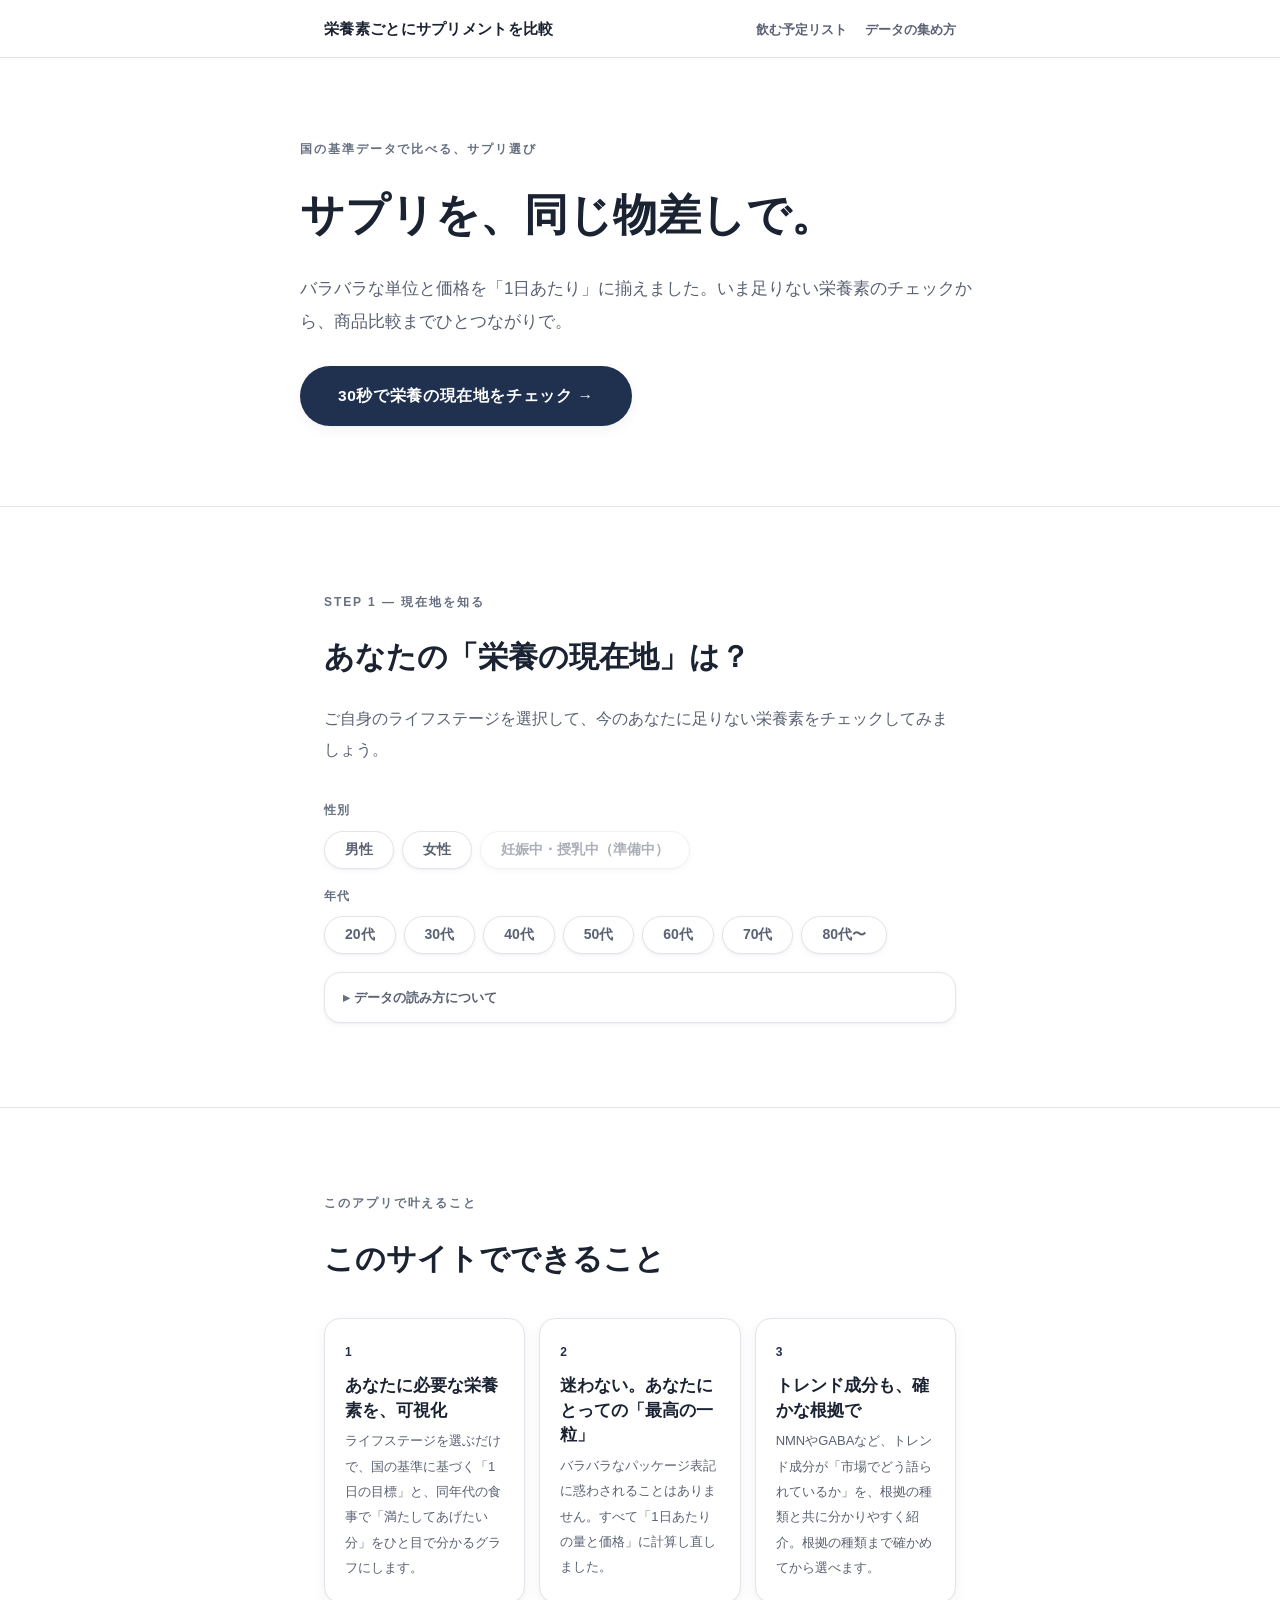
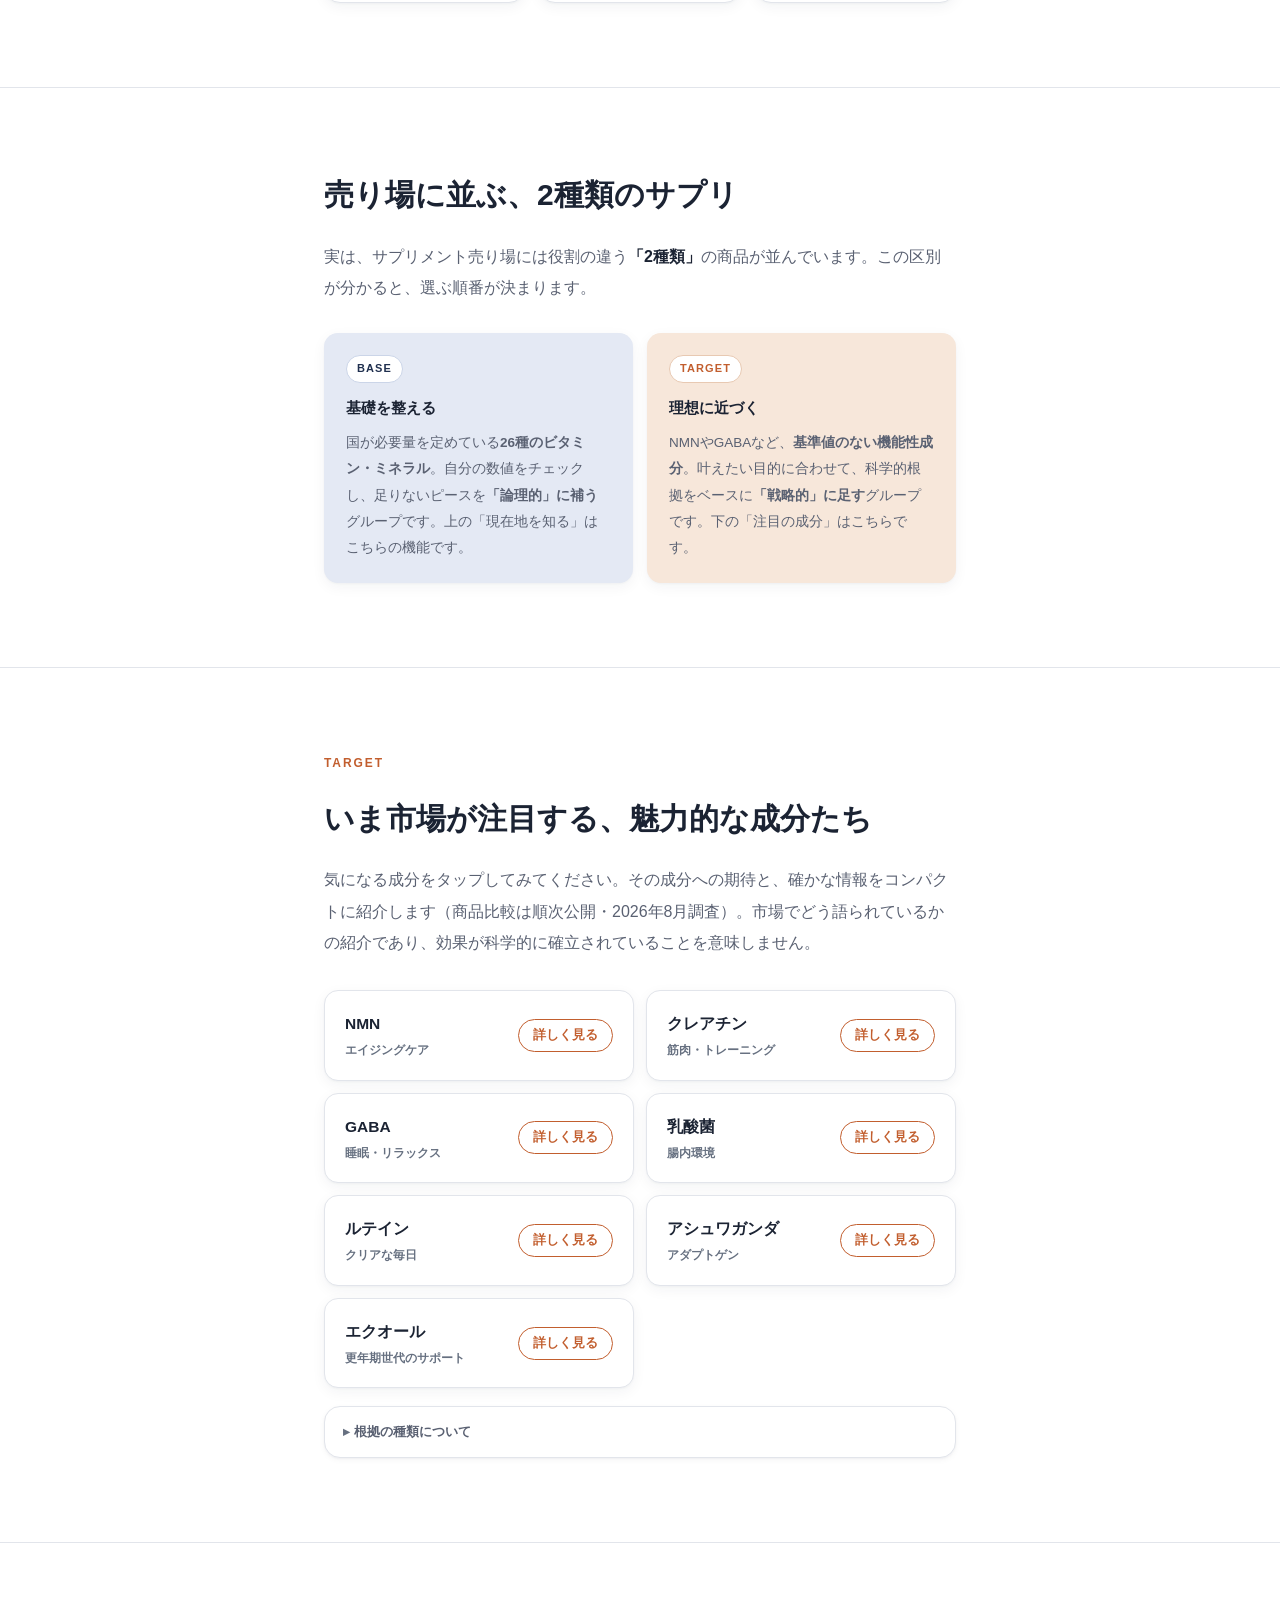
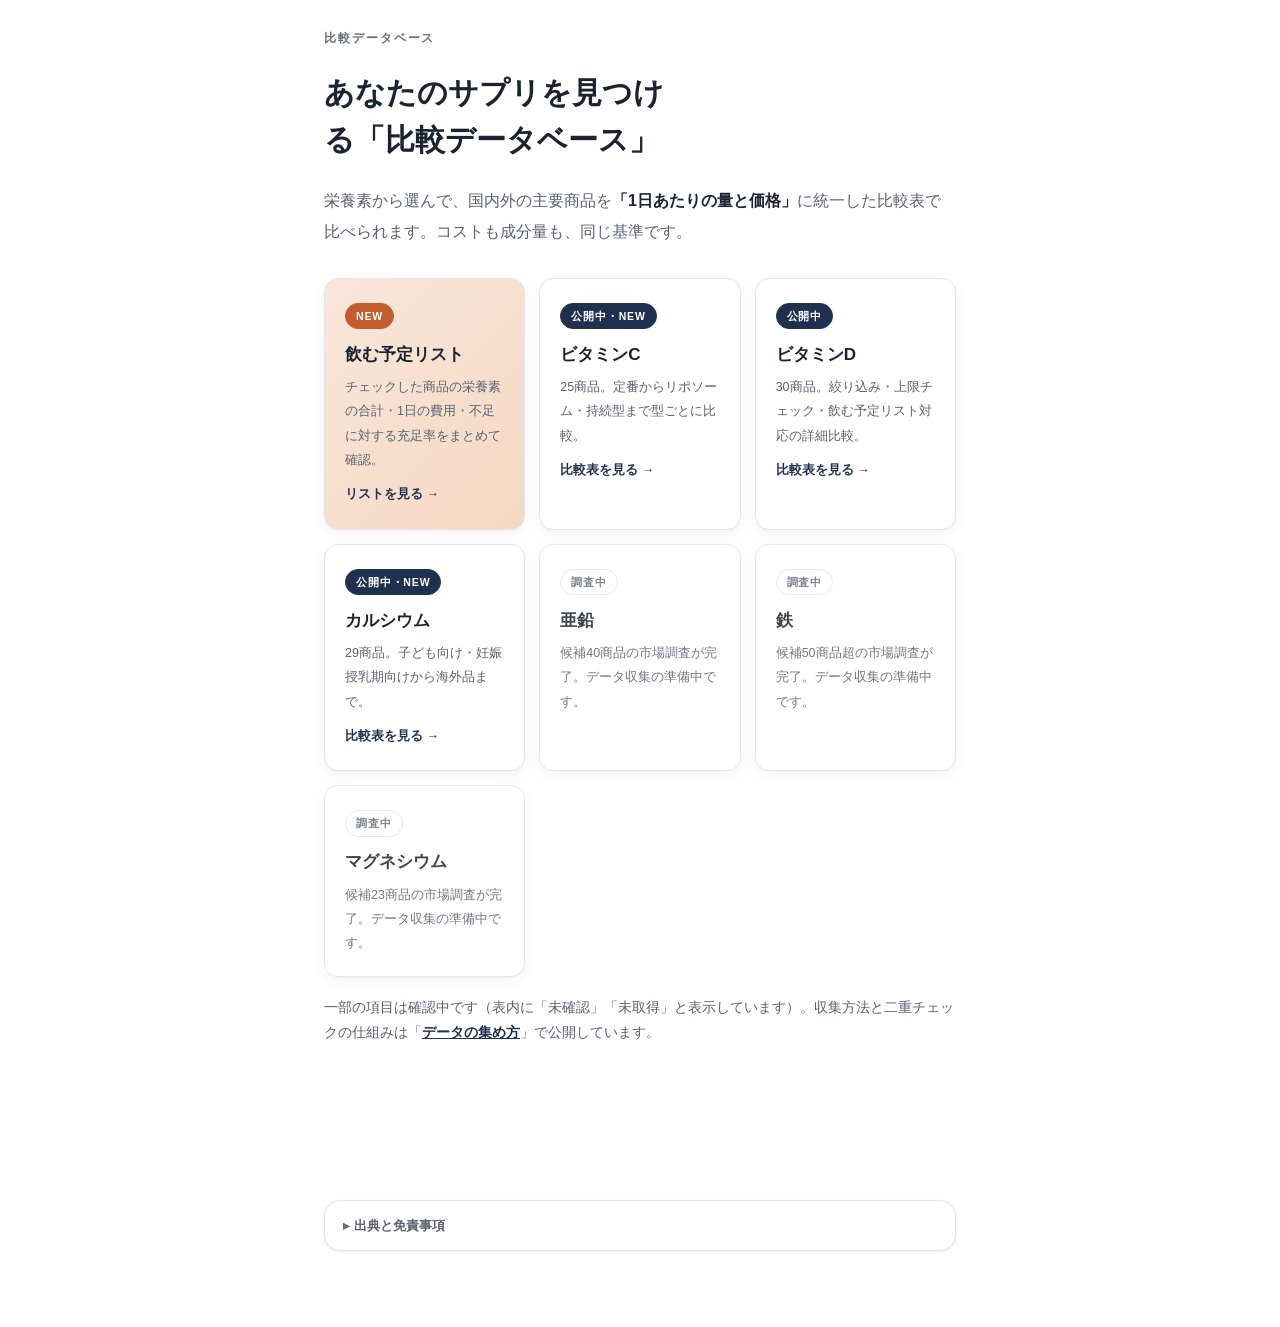
<file: index.html>
<!doctype html>
<html lang="ja">
<head>
<meta charset="utf-8">
<meta name="viewport" content="width=device-width, initial-scale=1">
<meta name="robots" content="noindex">
<meta property="og:title" content="栄養素ごとにサプリメントを比較 — 1日に必要なビタミン・ミネラルのまとめサイト">
<meta property="og:description" content="国の基準データで、あなたに必要な栄養素と最適なサプリを同じ物差しで比べられるサイト。">
<meta property="og:type" content="website">
<meta property="og:url" content="https://takemoritoshihiko-png.github.io/supplement-db-site/">
<meta name="twitter:card" content="summary">
<title>栄養素ごとにサプリメントを比較 — 1日に必要なビタミン・ミネラルのまとめサイト</title>
</head>
<body>
<style>
  :root {
    --bg: #FFFFFF; --surface: #FFFFFF; --ink: #1B2333; --ink2: #5A6172; --ink3: #667080;
    --line: #E2E5EB; --track: #EEF0F4;
    --g1: #20304F; --g1-soft: #E4E9F4; --g1-line: #CBD5E8;
    --g2: #C25E2E; --g2-soft: #F7E7DA; --g2-line: #E8C9B2;
    --ok: #2E7D4F; --ok-soft: #E8F4EC;
    --tip-bg: #1B2333; --tip-ink: #F4F5F7;
    --bad: #B03A2E; --bad-line: #E5C3BC; --shadow: 0 1px 2px rgba(27,35,51,.03), 0 4px 14px rgba(27,35,51,.05); --shadow-sm: 0 1px 2px rgba(27,35,51,.04), 0 2px 6px rgba(27,35,51,.04);
  }
  @media (prefers-color-scheme: dark) {
    :root:not([data-theme="light"]) {
      --bg: #15161A; --surface: #1D1F25; --ink: #ECEDF0; --ink2: #9AA0AC; --ink3: #8A91A0;
      --line: #2A2D35; --track: #262932;
      --g1: #5E7FD1; --g1-soft: #1D2434; --g1-line: #31405E;
      --g2: #C97B3E; --g2-soft: #2A2018; --g2-line: #4A3521;
      --ok: #5CAD7F; --ok-soft: #1C2B22;
      --tip-bg: #ECEDF0; --tip-ink: #1B1D22; --bad: #D96C5F; --bad-line: #4A2A24; --shadow: 0 1px 2px rgba(0,0,0,.3), 0 8px 24px rgba(0,0,0,.35); --shadow-sm: 0 1px 2px rgba(0,0,0,.3), 0 3px 10px rgba(0,0,0,.3);
    }
  }
  :root[data-theme="dark"] {
    --bg: #15161A; --surface: #1D1F25; --ink: #ECEDF0; --ink2: #9AA0AC; --ink3: #8A91A0;
    --line: #2A2D35; --track: #262932;
    --g1: #5E7FD1; --g1-soft: #1D2434; --g1-line: #31405E;
    --g2: #C97B3E; --g2-soft: #2A2018; --g2-line: #4A3521;
    --ok: #5CAD7F; --ok-soft: #1C2B22;
    --tip-bg: #ECEDF0; --tip-ink: #1B1D22; --bad: #D96C5F; --bad-line: #4A2A24; --shadow: 0 1px 2px rgba(0,0,0,.3), 0 8px 24px rgba(0,0,0,.35); --shadow-sm: 0 1px 2px rgba(0,0,0,.3), 0 3px 10px rgba(0,0,0,.3);
  }
  * { margin:0; padding:0; box-sizing:border-box; }
  body { background:var(--bg); color:var(--ink); font-weight:500; font-family:"Hiragino Kaku Gothic ProN","Hiragino Sans","Yu Gothic Medium","Yu Gothic","Noto Sans JP","Meiryo",sans-serif; font-size:16px; line-height:1.95; -webkit-font-smoothing:antialiased; font-feature-settings:"palt"; }
  .wrap { max-width:680px; margin:0 auto; padding:0 24px; }
  section { padding:84px 0; border-bottom:1px solid var(--line); }
  section:last-of-type { border-bottom:none; }
  .eyebrow { font-size:12px; font-weight:700; letter-spacing:0.16em; color:var(--ink3); margin-bottom:20px; }
  .eyebrow.accent { color:var(--g2); }
  h1 { font-size:clamp(29px,4.8vw,44px); font-weight:900; line-height:1.5; text-wrap:balance; }
  .tagline { font-size:clamp(17px,2.6vw,21px); font-weight:700; color:var(--g1); margin-top:14px; letter-spacing:0.02em; }
  h2 { font-size:clamp(22px,3.4vw,30px); font-weight:800; line-height:1.55; text-wrap:balance; margin-bottom:22px; }
  .lede { font-size:17px; color:var(--ink2); margin-top:24px; text-wrap:pretty; }
  p.body { color:var(--ink2); margin-top:16px; }
  p.body strong, .lede strong { color:var(--ink); font-weight:700; }
  .note { font-size:13.5px; line-height:1.9; color:var(--ink2); margin-top:16px; }
  .note .nt { font-weight:800; color:var(--ink); }

  .hero { min-height:auto; display:flex; align-items:center; border-bottom:1px solid var(--line); }
  .hero-inner { padding:80px 0; }

  /* できること3つ */
  .can { display:grid; grid-template-columns:1fr 1fr 1fr; gap:14px; margin-top:36px; }
  @media (max-width:820px){ .can { grid-template-columns:1fr; } }
  .can .c { border:1px solid var(--line); border-radius:14px; padding:22px 20px; background:var(--surface); }
  .can .n { font-size:12px; font-weight:800; letter-spacing:0.12em; color:var(--g1); margin-bottom:8px; }
  .can h3 { font-size:16.5px; font-weight:800; margin-bottom:6px; line-height:1.5; }
  .can p { font-size:13px; color:var(--ink2); }

  /* あなたの必要量デモ */
  .selector { display:flex; flex-wrap:wrap; gap:8px; margin-top:26px; }
  .selector .lbl { width:100%; font-size:12px; font-weight:700; color:var(--ink3); letter-spacing:0.1em; margin-top:8px; }
  .selector button {
    font-size:14px; font-weight:700; padding:9px 20px; border-radius:100px;
    border:1.5px solid var(--line); background:var(--bg); color:var(--ink2); cursor:pointer;
  }
  .selector button.on { border-color:var(--g1); background:var(--g1-soft); color:var(--ink); }
  .selector button:disabled { opacity:.5; cursor:not-allowed; }
  .selector button:focus-visible { outline:2px solid var(--g2); outline-offset:2px; }
  .result { margin-top:28px; display:none; flex-direction:column; gap:12px; }
  .result.show { display:flex; }
  .rrow { border:1px solid var(--line); border-radius:14px; padding:18px 22px; }
  .rrow .head { display:flex; justify-content:space-between; align-items:baseline; gap:10px; flex-wrap:wrap; }
  .rrow .nm { font-size:15.5px; font-weight:800; }
  .rrow .gap { font-size:13.5px; font-weight:800; }
  .rrow .gap.short { color:var(--g2); }
  .rrow .gap.ok { color:var(--ok); }
  .rrow .nums { font-size:12.5px; color:var(--ink3); margin-top:4px; font-variant-numeric:tabular-nums; }
  .rrow .bar { position:relative; height:10px; background:var(--track); border-radius:4px; margin-top:12px; }
  .rrow .bar i { position:absolute; inset:0 auto 0 0; border-radius:4px 3px 3px 4px; background:var(--g1); }
  .rrow .bar b { position:absolute; top:-4px; bottom:-4px; right:0; width:2px; background:var(--ink3); opacity:.55; }

  /* トレンド興味カード */
  .trend { display:grid; grid-template-columns:1fr 1fr; gap:12px; margin-top:32px; }
  @media (max-width:640px){ .trend { grid-template-columns:1fr; } }
  .tcard { border:1px solid var(--g2-line); background:var(--g2-soft); border-radius:14px; padding:18px 20px; }
  .tcard .top { display:flex; justify-content:space-between; align-items:center; gap:10px; }
  .tcard .nm { font-size:15.5px; font-weight:800; }
  .tcard .tag { font-size:11.5px; color:var(--ink3); font-weight:600; }
  .tcard button {
    font-size:12.5px; font-weight:800; padding:7px 14px; border-radius:100px; white-space:nowrap;
    border:1.5px solid var(--g2); background:var(--bg); color:var(--g2); cursor:pointer;
  }
  .tcard button.on { background:var(--g2); color:#fff; }
  .tcard button:focus-visible { outline:2px solid var(--g1); outline-offset:2px; }
  .tcard .detail { display:none; margin-top:12px; padding-top:12px; border-top:1px solid var(--g2-line); font-size:13px; color:var(--ink2); }
  .tcard.open .detail { display:block; }
  .tcard .lv { display:inline-block; font-size:11px; font-weight:800; padding:2px 10px; border-radius:100px; background:var(--bg); border:1px solid var(--g2-line); color:var(--ink3); margin-bottom:6px; }
  .tcard .more { display:inline-block; margin-top:8px; font-size:12.5px; font-weight:700; color:var(--g2); }

  /* 2つのルール */
  .duo { display:grid; grid-template-columns:1fr 1fr; gap:14px; margin-top:30px; }
  @media (max-width:820px){ .duo { grid-template-columns:1fr; } }
  .duo .d { border-radius:14px; padding:22px; font-size:13.5px; color:var(--ink2); }
  .duo .d1 { background:var(--g1-soft); border:1px solid var(--g1-line); }
  .duo .d2 { background:var(--g2-soft); border:1px solid var(--g2-line); }
  .duo h4 { font-size:15px; font-weight:800; color:var(--ink); margin-bottom:8px; }
  .duo .cat { display:inline-block; font-size:11px; font-weight:800; letter-spacing:0.1em; padding:2px 10px; border-radius:100px; margin-bottom:10px; }
  .duo .d1 .cat { background:var(--bg); border:1px solid var(--g1-line); color:var(--g1); }
  .duo .d2 .cat { background:var(--bg); border:1px solid var(--g2-line); color:var(--g2); }

  /* 摂取実態チャート(簡約) */
  .chart { margin-top:36px; }
  .chart-cond { font-size:12px; color:var(--ink3); margin-bottom:22px; }
  .row { display:grid; grid-template-columns:150px 1fr 84px; align-items:center; gap:14px; padding:8px 0; }
  .row .nm { font-size:13px; font-weight:700; text-align:right; line-height:1.4; }
  .row .nm small { display:block; font-size:10.5px; font-weight:400; color:var(--ink3); }
  .meter { position:relative; height:13px; background:var(--track); border-radius:4px; }
  .meter .fill { position:absolute; inset:0 auto 0 0; width:0; border-radius:4px 3px 3px 4px; background:var(--g1); transition:width 1s cubic-bezier(.2,.7,.2,1); }
  .meter .goal { position:absolute; top:-5px; bottom:-5px; right:0; width:2px; background:var(--ink3); opacity:.55; }
  .row .val { font-size:12.5px; font-weight:700; font-variant-numeric:tabular-nums; white-space:nowrap; }
  .goal-label { text-align:right; font-size:11px; color:var(--ink3); padding-right:84px; margin-top:4px; }

  .cta { text-align:center; }
  /* 比較DBハブ */
  .dbgrid { display:grid; grid-template-columns:1fr 1fr 1fr; gap:14px; margin-top:30px; }
  @media (max-width:820px){ .dbgrid { grid-template-columns:1fr; } }
  .dbc { display:block; border:1px solid var(--g1-line); border-radius:14px; padding:20px; background:var(--g1-soft); text-decoration:none; color:var(--ink); }
  .dbc:hover { border-color:var(--g1); }
  .dbc h3 { font-size:17px; font-weight:800; margin:8px 0 4px; }
  .dbc p { font-size:12.5px; color:var(--ink2); }
  .dbc .st { display:inline-block; font-size:10.5px; font-weight:800; letter-spacing:0.08em; padding:2px 10px; border-radius:100px; background:var(--bg); border:1px solid var(--line); color:var(--ink3); }
  .dbc .st.open { border-color:var(--ok); color:var(--ok); background:var(--ok-soft); }
  .dbc .go { display:inline-block; margin-top:10px; font-size:12.5px; font-weight:800; color:var(--g1); }
  .dbc.soon2 { background:var(--surface); border-color:var(--line); opacity:.85; }
  .btn { display:inline-block; margin-top:32px; padding:15px 38px; border-radius:100px; background:var(--g1); color:#fff; font-size:15.5px; font-weight:800; text-decoration:none; letter-spacing:0.04em; }
  :root[data-theme="dark"] .btn { color:#101114; }
  @media (prefers-color-scheme: dark) { :root:not([data-theme="light"]) .btn { color:#101114; } }
  .btn:focus-visible { outline:3px solid var(--g2); outline-offset:3px; }
  .soon { display:block; margin-top:12px; font-size:12.5px; color:var(--ink3); }

  footer { padding:52px 0 76px; }
  footer .src { font-size:12px; line-height:2; color:var(--ink3); }
  footer .legal { font-size:12.5px; color:var(--ink2); margin-top:18px; padding-top:18px; border-top:1px solid var(--line); }

  .rgh { font-size:13px; font-weight:800; letter-spacing:0.08em; color:var(--g2); margin:20px 0 2px; }
  .rgh span { color:var(--ink3); font-weight:700; }
  .rgh.warn { color:var(--bad); }
  .rrow .bar i.sh { background:var(--g2); }
  .rrow .bar i.ov { background:var(--bad); }
  .rrow.warnrow { border-color:var(--bad-line); }
  .gap.warn2 { color:var(--bad); }
  .rchip { font-size:11px; font-weight:800; color:var(--g1); text-decoration:none; border:1px solid var(--g1-line); border-radius:100px; padding:2px 10px; margin-left:8px; vertical-align:2px; white-space:nowrap; }
  .rchip.soon { color:var(--ink3); border-color:var(--line); }
  .crow .cnm { display:flex; align-items:center; gap:8px; flex-wrap:wrap; }
  .crow .rchip { margin-left:0; width:max-content; }
  .crow { display:grid; grid-template-columns:1fr 90px 130px; align-items:center; gap:12px; padding:6px 0; border-bottom:1px dashed var(--line); }
  .crow:last-of-type { border-bottom:none; }
  .crow .cnm { font-size:13px; font-weight:700; color:var(--ink); }
  .crow .cbar { position:relative; height:8px; background:var(--track); border-radius:4px; overflow:hidden; }
  .crow .cbar i { position:absolute; inset:0; background:var(--ok); border-radius:4px; }
  .crow .cpc { font-size:12px; font-weight:700; color:var(--ok); text-align:right; font-variant-numeric:tabular-nums; }
  .rbox { border:1px solid var(--line); border-radius:14px; padding:8px 18px; margin-top:6px; }
  .rbox.warnbox { border-color:var(--bad-line); }
  .crow .cbar i.shi { position:absolute; inset:0 auto 0 0; background:var(--g2); border-radius:4px; }
  .crow .cbar i.ovi { position:absolute; inset:0 auto 0 0; background:var(--bad); border-radius:4px; }
  .crow .cpc.shp { color:var(--g2); }
  .crow .cpc.ovp { color:var(--bad); }
  .crow .cpc small { display:block; font-weight:400; color:var(--ink3); font-size:10.5px; letter-spacing:0; }
  .crow.nd { grid-template-columns:1fr 150px; }
  .crow .cpc.ndp { color:var(--ink3); font-weight:600; }
  .ndnote { margin-top:12px; padding-top:10px; border-top:1px solid var(--line); font-size:12px; color:var(--ink3); }
  details.fold { margin-top:18px; border:1px solid var(--line); border-radius:12px; background:var(--surface); }
  details.fold summary { cursor:pointer; padding:12px 18px; font-size:13px; font-weight:800; color:var(--ink2); list-style:none; }
  details.fold summary::before { content:"▸ "; color:var(--ink3); }
  details.fold[open] summary::before { content:"▾ "; }
  details.fold .fbody { padding:0 18px 14px; font-size:12.5px; line-height:2; color:var(--ink2); }
  details.fold { margin-top:18px; border:1px solid var(--line); border-radius:12px; background:var(--surface); }
  details.fold summary { cursor:pointer; padding:12px 18px; font-size:13px; font-weight:800; color:var(--ink2); list-style:none; }
  details.fold summary::-webkit-details-marker { display:none; }
  details.fold summary::before { content:"▸ "; color:var(--ink3); }
  details.fold[open] summary::before { content:"▾ "; }
  details.fold .fbody { padding:0 18px 14px; font-size:12.5px; line-height:2; color:var(--ink2); }
  .rv { opacity:0; transform:translateY(16px); transition:opacity .6s ease, transform .6s ease; }
  .rv.on { opacity:1; transform:none; }
  @media (prefers-reduced-motion: reduce) { .rv { opacity:1; transform:none; transition:none; } .meter .fill { transition:none; } }

  /* ============ DESIGN v1.0 上書き(正本: docs/DESIGN.md) ============ */
  .selector button { border:1px solid var(--line); background:var(--surface); box-shadow:var(--shadow-sm); color:var(--ink2); }
  .selector button.on { background:var(--g1); color:#fff; border-color:var(--g1); }
  .rbox { border:1px solid var(--line); background:var(--surface); box-shadow:var(--shadow); border-radius:16px; padding:10px 20px; }
  .rbox.warnbox { box-shadow:0 0 0 1px var(--bad-line), var(--shadow); }
  details.fold { border:1px solid var(--line); background:var(--surface); box-shadow:var(--shadow-sm); border-radius:16px; }
  .can .c { border:1px solid var(--line); background:var(--surface); box-shadow:var(--shadow); border-radius:16px; }
  .duo .d { box-shadow:var(--shadow); border:none; }
  .tcard { border:1px solid var(--line); background:var(--surface); box-shadow:var(--shadow); }
  .dbc { border:1px solid var(--line); background:var(--surface); box-shadow:var(--shadow); transition:transform .15s, box-shadow .15s; }
  .dbc:hover { transform:translateY(-2px); box-shadow:0 2px 4px rgba(27,35,51,.06), 0 14px 32px rgba(27,35,51,.12); }
  .dbc .st.open { background:var(--g1); border-color:var(--g1); color:#fff; }
  .dbc:first-child { background:linear-gradient(135deg,#F9E7DA,#F5D8C2); }
  .dbc:first-child .st { background:var(--g2); border-color:var(--g2); color:#fff; }
  .rrow { border:1px solid var(--line); background:var(--surface); box-shadow:var(--shadow); border-radius:16px; }
  .btn { box-shadow:var(--shadow); }
  .rgh { color:var(--g2); }
  .crow .cbar i { background:var(--ok); }

  .sitebar { border-bottom:1px solid var(--line); background:var(--bg); }
  .sitebar .sb-in { display:flex; align-items:center; justify-content:space-between; padding-top:13px; padding-bottom:13px; }
  .slogo { font-size:15px; font-weight:900; color:var(--ink); text-decoration:none; letter-spacing:.02em; }
  .snav a { font-size:12.5px; font-weight:700; color:var(--ink2); text-decoration:none; margin-left:18px; }
  .snav a:hover { color:var(--g1); }
  @media (max-width:600px){ .snav a { margin-left:12px; font-size:12px; } }

  .crow .cpc.aip { color:var(--g1); }
  .rgh.ai { color:var(--g1); }
  .crow .cbar i.aii { position:absolute; inset:0 auto 0 0; background:var(--g1); border-radius:4px; }
  .tcard:hover { box-shadow:0 2px 4px rgba(27,35,51,.06), 0 14px 32px rgba(27,35,51,.12); transform:translateY(-1px); }
</style>

<div class="sitebar"><div class="wrap sb-in"><a class="slogo" href="index.html">栄養素ごとにサプリメントを比較</a><nav class="snav"><a href="matrix.html">飲む予定リスト</a><a href="about-data.html">データの集め方</a></nav></div></div>

<div class="hero">
  <div class="wrap hero-inner">
    <div class="eyebrow">国の基準データで比べる、サプリ選び</div>
    <h1>サプリを、同じ物差しで。</h1>
    <p class="lede">バラバラな単位と価格を「1日あたり」に揃えました。いま足りない栄養素のチェックから、商品比較までひとつながりで。</p>
    <a class="btn" href="#you" style="margin-top:28px">30秒で栄養の現在地をチェック →</a>
  </div>
</div>

<section id="you">
  <div class="wrap rv">
    <div class="eyebrow">STEP 1 — 現在地を知る</div>
    <h2>あなたの「栄養の現在地」は？</h2>
    <p class="body">ご自身のライフステージを選択して、今のあなたに足りない栄養素をチェックしてみましょう。</p>
    <div class="selector" id="sel">
      <span class="lbl">性別</span>
      <button data-k="sex" data-v="m">男性</button>
      <button data-k="sex" data-v="f">女性</button>
      <button disabled title="基準データを整備中です">妊娠中・授乳中（準備中）</button>
      <span class="lbl">年代</span>
      <button data-k="age" data-v="20">20代</button>
      <button data-k="age" data-v="30">30代</button>
      <button data-k="age" data-v="40">40代</button>
      <button data-k="age" data-v="50">50代</button>
      <button data-k="age" data-v="60">60代</button>
      <button data-k="age" data-v="70">70代</button>
      <button data-k="age" data-v="80">80代〜</button>
      <button id="youreset" style="display:none;border-color:var(--g2);color:var(--g2)">リセット</button>
    </div>
    <div class="result" id="res"></div>
    <details class="fold"><summary>データの読み方について</summary><div class="fbody">この数値は「日本人の食事摂取基準（2025年版）」の基準値と「令和5年 国民健康・栄養調査」の平均摂取量に基づきます。同年代の平均との比較であり、あなた自身の食事の診断ではありません。楽しくご活用ください。<br>・年代と基準の対応: 20代=18〜29歳／30・40代=30〜49歳／50代=50〜64歳／60・70代=65〜74歳／80代〜=75歳以上の基準値を表示しています。<br>・「目安量」の栄養素（ビタミンD・E・Kなど）は、平均がそれを下回っていても不足と判断することはできません（食事摂取基準・活用編）。<br>・鉄の女性は50代まで「月経あり」、60代からは「月経なし」の推奨量です。<br>・ヨウ素・セレン・クロム・モリブデン・ビオチンは調査に平均摂取量データがありません。<br>・比較ページの%は商品パッケージと同じ物差し（栄養素等表示基準値）で、このページの属性別基準とは役割が異なります。</div></details>
  </div>
</section>

<section id="benefit">
  <div class="wrap rv">
    <div class="eyebrow">このアプリで叶えること</div>
    <h2>このサイトでできること</h2>
    <div class="can">
      <div class="c"><div class="n">1</div><h3>あなたに必要な栄養素を、可視化</h3><p>ライフステージを選ぶだけで、国の基準に基づく「1日の目標」と、同年代の食事で「満たしてあげたい分」をひと目で分かるグラフにします。</p></div>
      <div class="c"><div class="n">2</div><h3>迷わない。あなたにとっての「最高の一粒」</h3><p>バラバラなパッケージ表記に惑わされることはありません。すべて「1日あたりの量と価格」に計算し直しました。</p></div>
      <div class="c"><div class="n">3</div><h3>トレンド成分も、確かな根拠で</h3><p>NMNやGABAなど、トレンド成分が「市場でどう語られているか」を、根拠の種類と共に分かりやすく紹介。根拠の種類まで確かめてから選べます。</p></div>
    </div>
  </div>
</section>

<section id="map">
  <div class="wrap rv">
    <h2>売り場に並ぶ、2種類のサプリ</h2>
    <p class="body">実は、サプリメント売り場には役割の違う<strong>「2種類」</strong>の商品が並んでいます。この区別が分かると、選ぶ順番が決まります。</p>
    <div class="duo">
      <div class="d d1"><span class="cat">BASE</span><h4>基礎を整える</h4>国が必要量を定めている<strong>26種のビタミン・ミネラル</strong>。自分の数値をチェックし、足りないピースを<strong>「論理的」に補う</strong>グループです。上の「現在地を知る」はこちらの機能です。</div>
      <div class="d d2"><span class="cat">TARGET</span><h4>理想に近づく</h4>NMNやGABAなど、<strong>基準値のない機能性成分</strong>。叶えたい目的に合わせて、科学的根拠をベースに<strong>「戦略的」に足す</strong>グループです。下の「注目の成分」はこちらです。</div>
    </div>
  </div>
</section>

<section id="trend">
  <div class="wrap rv">
    <div class="eyebrow accent">TARGET</div>
    <h2>いま市場が注目する、魅力的な成分たち</h2>
    <p class="body">気になる成分をタップしてみてください。その成分への期待と、確かな情報をコンパクトに紹介します（商品比較は順次公開・2026年8月調査）。市場でどう語られているかの紹介であり、効果が科学的に確立されていることを意味しません。</p>
    <div class="trend" id="tgrid"></div>
    <details class="fold"><summary>根拠の種類について</summary><div class="fbody">①国が必要量を定める栄養素 ／ ②機能性表示食品の届出あり（事業者が科学的根拠を消費者庁に届け出たもの。国が個別に審査・許可したものではありません） ／ ③「良いと言われている」段階。これらは分類の違いであり、優劣を決めるものではありません。透明性のある情報で、あなたの選択を後押しします。</div></details>
  </div>
</section>

<section id="db">
  <div class="wrap rv">
    <div class="eyebrow">比較データベース</div>
    <h2>あなたのサプリを見つける「比較データベース」</h2>
    <p class="body">栄養素から選んで、国内外の主要商品を<strong>「1日あたりの量と価格」</strong>に統一した比較表で比べられます。コストも成分量も、同じ基準です。</p>
    <div class="dbgrid">
      <a class="dbc" href="matrix.html"><span class="st open">NEW</span><h3>飲む予定リスト</h3><p>チェックした商品の栄養素の合計・1日の費用・不足に対する充足率をまとめて確認。</p><span class="go">リストを見る →</span></a>
      
      
      <a class="dbc" href="vitamin-c.html"><span class="st open">公開中・NEW</span><h3>ビタミンC</h3><p>25商品。定番からリポソーム・持続型まで型ごとに比較。</p><span class="go">比較表を見る →</span></a><a class="dbc" href="vitamin-d.html"><span class="st open">公開中</span><h3>ビタミンD</h3><p>30商品。絞り込み・上限チェック・飲む予定リスト対応の詳細比較。</p><span class="go">比較表を見る →</span></a><a class="dbc" href="calcium.html"><span class="st open">公開中・NEW</span><h3>カルシウム</h3><p>29商品。子ども向け・妊娠授乳期向けから海外品まで。</p><span class="go">比較表を見る →</span></a>
      <div class="dbc soon2"><span class="st">調査中</span><h3>亜鉛</h3><p>候補40商品の市場調査が完了。データ収集の準備中です。</p></div>
      <div class="dbc soon2"><span class="st">調査中</span><h3>鉄</h3><p>候補50商品超の市場調査が完了。データ収集の準備中です。</p></div>
      <div class="dbc soon2"><span class="st">調査中</span><h3>マグネシウム</h3><p>候補23商品の市場調査が完了。データ収集の準備中です。</p></div>
    </div>
    <p class="note" style="margin-top:18px">一部の項目は確認中です（表内に「未確認」「未取得」と表示しています）。収集方法と二重チェックの仕組みは「<a href="about-data.html" style="color:var(--g1);font-weight:700">データの集め方</a>」で公開しています。</p>
  </div>
</section>

<footer>
  <div class="wrap">
    <details class="fold"><summary>出典と免責事項</summary><div class="fbody">出典：厚生労働省「令和5年国民健康・栄養調査」／「日本人の食事摂取基準（2025年版）」／消費者庁 機能性表示食品届出データベース・健康食品ポータル／市場動向は2026年8月時点の調査に基づく<br><br>本ページは一般的な栄養情報の提供を目的とし、疾病の診断・治療・予防を目的とするものではありません。成分の働きに関する記述は「一般にそのように言われている」ことの紹介であり、特定の商品の効果を保証するものではありません。体調に不安がある場合は医師・薬剤師にご相談ください。</div></details>
  </div>
</footer>

<script>
(function(){
  /* ---------- あなたの必要量デモ（実データ: 摂取基準2025×令和5年調査） ---------- */
  /* 26栄養素の診断データ(食事摂取基準2025×令和5年国民健康・栄養調査。証拠: docs/collection/raw-2026-08-14/) */
  var REF = {"ビタミンA":{"unit":"μgRAE","type":"RDA","m":{"18-29":850,"30-49":900,"50-64":900,"65-74":850,"75+":800},"f":{"18-29":650,"30-49":700,"50-64":700,"65-74":700,"75+":650}},"ビタミンD":{"unit":"μg","type":"AI","m":{"18-29":9,"30-49":9,"50-64":9,"65-74":9,"75+":9},"f":{"18-29":9,"30-49":9,"50-64":9,"65-74":9,"75+":9}},"ビタミンE":{"unit":"mg","type":"AI","m":{"18-29":6.5,"30-49":6.5,"50-64":6.5,"65-74":7.5,"75+":7},"f":{"18-29":5,"30-49":6,"50-64":6,"65-74":7,"75+":6}},"ビタミンK":{"unit":"μg","type":"AI","m":{"18-29":150,"30-49":150,"50-64":150,"65-74":150,"75+":150},"f":{"18-29":150,"30-49":150,"50-64":150,"65-74":150,"75+":150}},"ビタミンB1":{"unit":"mg","type":"RDA","m":{"18-29":1.1,"30-49":1.2,"50-64":1.1,"65-74":1,"75+":1},"f":{"18-29":0.8,"30-49":0.9,"50-64":0.8,"65-74":0.8,"75+":0.7}},"ビタミンB2":{"unit":"mg","type":"RDA","m":{"18-29":1.6,"30-49":1.7,"50-64":1.6,"65-74":1.4,"75+":1.4},"f":{"18-29":1.2,"30-49":1.2,"50-64":1.2,"65-74":1.1,"75+":1.1}},"ナイアシン":{"unit":"mgNE","type":"RDA","m":{"18-29":15,"30-49":16,"50-64":15,"65-74":14,"75+":13},"f":{"18-29":11,"30-49":12,"50-64":11,"65-74":11,"75+":10}},"ビタミンB6":{"unit":"mg","type":"RDA","m":{"18-29":1.5,"30-49":1.5,"50-64":1.5,"65-74":1.4,"75+":1.4},"f":{"18-29":1.2,"30-49":1.2,"50-64":1.2,"65-74":1.2,"75+":1.2}},"ビタミンB12":{"unit":"μg","type":"AI","m":{"18-29":4,"30-49":4,"50-64":4,"65-74":4,"75+":4},"f":{"18-29":4,"30-49":4,"50-64":4,"65-74":4,"75+":4}},"葉酸":{"unit":"μg","type":"RDA","m":{"18-29":240,"30-49":240,"50-64":240,"65-74":240,"75+":240},"f":{"18-29":240,"30-49":240,"50-64":240,"65-74":240,"75+":240}},"パントテン酸":{"unit":"mg","type":"AI","m":{"18-29":6,"30-49":6,"50-64":6,"65-74":6,"75+":6},"f":{"18-29":5,"30-49":5,"50-64":5,"65-74":5,"75+":5}},"ビオチン":{"unit":"μg","type":"AI","m":{"18-29":50,"30-49":50,"50-64":50,"65-74":50,"75+":50},"f":{"18-29":50,"30-49":50,"50-64":50,"65-74":50,"75+":50}},"ビタミンC":{"unit":"mg","type":"RDA","m":{"18-29":100,"30-49":100,"50-64":100,"65-74":100,"75+":100},"f":{"18-29":100,"30-49":100,"50-64":100,"65-74":100,"75+":100}},"ナトリウム":{"unit":"g","type":"DG","m":{"18-29":7.5,"30-49":7.5,"50-64":7.5,"65-74":7.5,"75+":7.5},"f":{"18-29":6.5,"30-49":6.5,"50-64":6.5,"65-74":6.5,"75+":6.5}},"カリウム":{"unit":"mg","type":"AI","m":{"18-29":2500,"30-49":2500,"50-64":2500,"65-74":2500,"75+":2500},"f":{"18-29":2000,"30-49":2000,"50-64":2000,"65-74":2000,"75+":2000}},"カルシウム":{"unit":"mg","type":"RDA","m":{"18-29":800,"30-49":750,"50-64":750,"65-74":750,"75+":750},"f":{"18-29":650,"30-49":650,"50-64":650,"65-74":650,"75+":600}},"マグネシウム":{"unit":"mg","type":"RDA","m":{"18-29":340,"30-49":380,"50-64":370,"65-74":350,"75+":330},"f":{"18-29":280,"30-49":290,"50-64":290,"65-74":280,"75+":270}},"リン":{"unit":"mg","type":"AI","m":{"18-29":1000,"30-49":1000,"50-64":1000,"65-74":1000,"75+":1000},"f":{"18-29":800,"30-49":800,"50-64":800,"65-74":800,"75+":800}},"鉄":{"unit":"mg","type":"RDA","m":{"18-29":7,"30-49":7.5,"50-64":7,"65-74":7,"75+":6.5},"f":{"18-29":6,"30-49":6,"50-64":6,"65-74":6,"75+":5.5},"f_menst":{"18-29":10,"30-49":10.5,"50-64":10.5,"65-74":null,"75+":null}},"亜鉛":{"unit":"mg","type":"RDA","m":{"18-29":9,"30-49":9.5,"50-64":9.5,"65-74":9,"75+":9},"f":{"18-29":7.5,"30-49":8,"50-64":8,"65-74":7.5,"75+":7}},"銅":{"unit":"mg","type":"RDA","m":{"18-29":0.8,"30-49":0.9,"50-64":0.9,"65-74":0.8,"75+":0.8},"f":{"18-29":0.7,"30-49":0.7,"50-64":0.7,"65-74":0.7,"75+":0.7}},"マンガン":{"unit":"mg","type":"AI","m":{"18-29":3.5,"30-49":3.5,"50-64":3.5,"65-74":3.5,"75+":3.5},"f":{"18-29":3,"30-49":3,"50-64":3,"65-74":3,"75+":3}},"ヨウ素":{"unit":"μg","type":"RDA","m":{"18-29":140,"30-49":140,"50-64":140,"65-74":140,"75+":140},"f":{"18-29":140,"30-49":140,"50-64":140,"65-74":140,"75+":140}},"セレン":{"unit":"μg","type":"RDA","m":{"18-29":30,"30-49":35,"50-64":30,"65-74":30,"75+":30},"f":{"18-29":25,"30-49":25,"50-64":25,"65-74":25,"75+":25}},"クロム":{"unit":"μg","type":"AI","m":{"18-29":10,"30-49":10,"50-64":10,"65-74":10,"75+":10},"f":{"18-29":10,"30-49":10,"50-64":10,"65-74":10,"75+":10}},"モリブデン":{"unit":"μg","type":"RDA","m":{"18-29":30,"30-49":30,"50-64":30,"65-74":30,"75+":25},"f":{"18-29":25,"30-49":25,"50-64":25,"65-74":25,"75+":25}}};
  var INTAKE = {"ビタミンA":{"unit":"μgRAE","m":{"20":394.25,"30":433.09,"40":498.46,"50":425.55,"60":522.08,"70":652.53,"80":550.14},"f":{"20":354.37,"30":410.39,"40":409.06,"50":416.94,"60":491.6,"70":545.2,"80":571.57}},"ビタミンD":{"unit":"μg","m":{"20":4.65,"30":5.69,"40":5.49,"50":5.96,"60":7.77,"70":8.09,"80":8.74},"f":{"20":4.25,"30":4.81,"40":5.14,"50":5.13,"60":7.01,"70":7.78,"80":7.43}},"ビタミンE":{"unit":"mg","m":{"20":6.43,"30":6.93,"40":6.65,"50":6.91,"60":7.41,"70":7.86,"80":7.71},"f":{"20":5.7,"30":5.81,"40":6.06,"50":6.34,"60":6.91,"70":7.23,"80":6.83}},"ビタミンK":{"unit":"μg","m":{"20":198.85,"30":222.85,"40":231.94,"50":243.01,"60":264.6,"70":282.09,"80":301.88},"f":{"20":207.56,"30":200.28,"40":214.28,"50":230.56,"60":251.53,"70":278.8,"80":273.67}},"ビタミンB1":{"unit":"mg","m":{"20":1.07,"30":1.09,"40":1.04,"50":1.07,"60":1.02,"70":1.04,"80":0.97},"f":{"20":0.85,"30":0.83,"40":0.88,"50":0.9,"60":0.88,"70":0.91,"80":0.81}},"ビタミンB2":{"unit":"mg","m":{"20":1.14,"30":1.17,"40":1.16,"50":1.19,"60":1.29,"70":1.31,"80":1.31},"f":{"20":1,"30":0.97,"40":1.02,"50":1.07,"60":1.15,"70":1.21,"80":1.15}},"ナイアシン当量":{"unit":"mgNE","m":{"20":33.25,"30":34.54,"40":33.97,"50":34.51,"60":34.98,"70":33.93,"80":30.33},"f":{"20":26.56,"30":26.58,"40":27.33,"50":28.85,"60":29.24,"70":29.38,"80":26.66}},"ビタミンB6":{"unit":"mg","m":{"20":1.17,"30":1.2,"40":1.19,"50":1.22,"60":1.32,"70":1.32,"80":1.27},"f":{"20":0.98,"30":0.98,"40":0.99,"50":1.05,"60":1.12,"70":1.23,"80":1.14}},"ビタミンB12":{"unit":"μg","m":{"20":4.41,"30":4.9,"40":5.07,"50":5.48,"60":6.57,"70":7.22,"80":6.77},"f":{"20":4.26,"30":3.97,"40":4.34,"50":4.47,"60":5.33,"70":5.87,"80":5.79}},"葉酸":{"unit":"μg","m":{"20":240.37,"30":242.05,"40":254.3,"50":274.52,"60":310.25,"70":333.91,"80":333.75},"f":{"20":220.38,"30":218.96,"40":238.5,"50":257.66,"60":288.4,"70":332.74,"80":307.29}},"パントテン酸":{"unit":"mg","m":{"20":5.66,"30":5.72,"40":5.72,"50":5.78,"60":6.12,"70":6.17,"80":5.88},"f":{"20":4.91,"30":4.85,"40":4.95,"50":5.08,"60":5.34,"70":5.66,"80":5.33}},"ビタミンC":{"unit":"mg","m":{"20":65.84,"30":66.99,"40":65.64,"50":78.04,"60":96.11,"70":112.87,"80":126.74},"f":{"20":65.01,"30":65.67,"40":71.14,"50":77.57,"60":98.95,"70":128.45,"80":125.55}},"ナトリウム":{"unit":"mg","m":{"20":4074.48,"30":4157.06,"40":4157.72,"50":4056.79,"60":4372.45,"70":4304.93,"80":4064.53},"f":{"20":3263.67,"30":3201.39,"40":3490.75,"50":3491.44,"60":3744.22,"70":3838.43,"80":3500.29}},"食塩相当量":{"unit":"g","m":{"20":10.35,"30":10.56,"40":10.56,"50":10.3,"60":11.11,"70":10.93,"80":10.32},"f":{"20":8.29,"30":8.13,"40":8.87,"50":8.87,"60":9.51,"70":9.75,"80":8.89}},"カリウム":{"unit":"mg","m":{"20":2132.22,"30":2176.23,"40":2153.04,"50":2294.48,"60":2464.3,"70":2584.62,"80":2561.27},"f":{"20":1826.41,"30":1861.91,"40":1947.71,"50":2095.83,"60":2284.65,"70":2547.03,"80":2338.91}},"カルシウム":{"unit":"mg","m":{"20":453.83,"30":442.56,"40":412.72,"50":453.38,"60":514.26,"70":549.87,"80":560.64},"f":{"20":386.01,"30":398.94,"40":409.42,"50":446.16,"60":518.08,"70":542.9,"80":527.56}},"マグネシウム":{"unit":"mg","m":{"20":229.4,"30":241.37,"40":237.73,"50":256.23,"60":277.55,"70":284.38,"80":270.52},"f":{"20":192.55,"30":197.32,"40":213.99,"50":229.31,"60":251.7,"70":262.48,"80":244.34}},"リン":{"unit":"mg","m":{"20":1014.49,"30":1048.54,"40":1013.79,"50":1039.42,"60":1109.8,"70":1108.81,"80":1033.83},"f":{"20":856.02,"30":851.48,"40":877.91,"50":912.61,"60":976.17,"70":995.63,"80":937.46}},"鉄":{"unit":"mg","m":{"20":7.41,"30":7.39,"40":7.45,"50":7.71,"60":8.42,"70":8.75,"80":8.34},"f":{"20":6.45,"30":6.17,"40":6.64,"50":7.09,"60":7.6,"70":8.06,"80":7.53}},"亜鉛":{"unit":"mg","m":{"20":9.12,"30":9.28,"40":9.37,"50":9.07,"60":9.17,"70":8.73,"80":8.16},"f":{"20":7.73,"30":7.44,"40":7.59,"50":7.69,"60":7.58,"70":7.51,"80":7.35}},"銅":{"unit":"mg","m":{"20":1.1,"30":1.13,"40":1.13,"50":1.15,"60":1.24,"70":1.23,"80":1.23},"f":{"20":0.91,"30":0.93,"40":0.99,"50":1.02,"60":1.05,"70":1.12,"80":1.1}}};
  var BANDS = {"20":"18-29","30":"30-49","40":"30-49","50":"50-64","60":"65-74","70":"65-74","80":"75+"};
  var ORDER = ["ビタミンD","カルシウム","マグネシウム","鉄","亜鉛","ビタミンA","ビタミンE","ビタミンK","ビタミンB1","ビタミンB2","ナイアシン","ビタミンB6","ビタミンB12","葉酸","パントテン酸","ビオチン","ビタミンC","ナトリウム","カリウム","リン","銅","マンガン","ヨウ素","セレン","クロム","モリブデン"];
  var IKEY = {"ナイアシン":"ナイアシン当量","ナトリウム":"食塩相当量"};
  var DN = {"ナトリウム":"塩分（食塩相当量）"};
  var LINKS = {"ビタミンC":"vitamin-c.html","ビタミンD":"vitamin-d.html","カルシウム":"calcium.html"};
  var SOON = ["マグネシウム","鉄","亜鉛"];
  var state = { sex:null, age:null };
  try { var sy = JSON.parse(localStorage.getItem("sdb-you")||"{}"); if(sy.sex) state.sex=sy.sex; if(sy.age) state.age=sy.age; } catch(e){}
  var sel = document.getElementById("sel"), res = document.getElementById("res");
  function syncBtns(){
    sel.querySelectorAll("button[data-k]").forEach(function(x){ x.classList.toggle("on", state[x.dataset.k]===x.dataset.v); });
    document.getElementById("youreset").style.display=(state.sex||state.age)?"":"none";
  }
  document.getElementById("youreset").addEventListener("click", function(){
    state.sex=null; state.age=null;
    try{
      localStorage.setItem("sdb-you","{}");
      var v=JSON.parse(localStorage.getItem("sdb-vd")||"{}"); delete v.you; localStorage.setItem("sdb-vd", JSON.stringify(v));
    }catch(e){}
    syncBtns(); res.classList.remove("show");
  });
  sel.addEventListener("click", function(e){
    var b = e.target.closest("button"); if(!b || b.disabled || !b.dataset.k) return;
    state[b.dataset.k] = (state[b.dataset.k]===b.dataset.v) ? null : b.dataset.v;
    try { localStorage.setItem("sdb-you", JSON.stringify({sex:state.sex, age:state.age})); } catch(e){}
    syncBtns();
    if(state.sex && state.age){ render(); } else { res.classList.remove("show"); }
  });
  if(state.sex||state.age){ syncBtns(); render(); }
  function render(){
    if(!state.sex || !state.age) return;
    var sex=state.sex, age=state.age, band=BANDS[age];
    function fx(v){ var r=(v<100)?(Math.round(v*10)/10):Math.round(v); return r>=1000?r.toLocaleString():String(r); }
    var typeLabel={RDA:"推奨量",AI:"目安量",DG:"目標量"};
    var items=[];
    ORDER.forEach(function(name){
      var r=REF[name]; if(!r) return;
      var refVal;
      if(name==="鉄" && sex==="f"){ refVal=(parseInt(age,10)<=50 && r.f_menst && r.f_menst[band]!=null)?r.f_menst[band]:r.f[band]; }
      else refVal=r[sex][band];
      var ik=INTAKE[IKEY[name]||name];
      var got=(ik&&ik[sex])?ik[sex][age]:null;
      var it={name:name, disp:DN[name]||name, unit:r.unit, type:r.type, ref:refVal, got:got};
      if(got==null){ it.grp="nodata"; }
      else{
        it.pct=Math.round(got/refVal*100);
        if(r.type==="DG"){ it.grp=(got>refVal)?"over":"ok"; }
        else if(it.pct>=100){ it.grp="ok"; }
        else if(r.type==="AI"){ it.grp="ai_low"; }
        else{ it.grp="short"; }
      }
      items.push(it);
    });
    var short=items.filter(function(x){return x.grp==="short";}).sort(function(a,b){return a.pct-b.pct;});
    var over=items.filter(function(x){return x.grp==="over";});
    var ok=items.filter(function(x){return x.grp==="ok";}).sort(function(a,b){return b.pct-a.pct;});
    var nodata=items.filter(function(x){return x.grp==="nodata";});
    var aiLow=items.filter(function(x){return x.grp==="ai_low";}).sort(function(a,b){return a.pct-b.pct;});
    function chip(nm){
      if(LINKS[nm]) return ' <a class="rchip" href="'+LINKS[nm]+'">比較表を見る →</a>';
      if(SOON.indexOf(nm)>=0) return ' <span class="rchip soon">比較表 準備中</span>';
      return '';
    }
    var html='';
    if(short.length){
      html+='<div class="rgh">意識して補いたい栄養素 <span>'+short.length+'種</span></div><div class="rbox">';
      html+=short.map(function(x){
        return '<div class="crow"><span class="cnm">'+x.name+chip(x.name)+'</span><span class="cbar"><i class="shi" style="width:'+Math.min(100,x.pct)+'%"></i></span><span class="cpc shp">約'+x.pct+'%<small>'+fx(x.got)+' / '+fx(x.ref)+x.unit+(x.type==="AI"?"(目安量)":"")+'</small></span></div>';
      }).join('');
      html+='</div>';
    }
    over.forEach(function(x){
      html+='<div class="rgh warn">摂りすぎに注意</div><div class="rbox warnbox">'
        +'<div class="crow"><span class="cnm">'+x.disp+'</span><span class="cbar"><i class="ovi" style="width:100%"></i></span><span class="cpc ovp">上限の約'+x.pct+'%<small>'+fx(x.got)+' / '+fx(x.ref)+'g未満</small></span></div></div>';
    });
    if(aiLow.length){
      html+='<div class="rgh ai">目安量に届いていない栄養素 <span>'+aiLow.length+'種・参考</span></div><div class="rbox">';
      html+='<div class="ndnote" style="margin-top:0;padding-top:0;border-top:none">目安量タイプは、平均が下回っていても「不足」とは判断できません（参考表示）。</div>';
      html+=aiLow.map(function(x){
        return '<div class="crow"><span class="cnm">'+x.name+chip(x.name)+'</span><span class="cbar"><i class="aii" style="width:'+Math.min(100,x.pct)+'%"></i></span><span class="cpc aip">約'+x.pct+'%<small>'+fx(x.got)+' / '+fx(x.ref)+x.unit+'(目安量)</small></span></div>';
      }).join('');
      html+='</div>';
    }

    var okRows=ok.map(function(x){
      return '<div class="crow"><span class="cnm">'+x.disp+'</span><span class="cbar"><i></i></span><span class="cpc">基準の約'+x.pct+'%</span></div>';
    }).join('');
    html+='<details class="fold"><summary>足りている栄養素も見る（'+ok.length+'種）</summary><div class="fbody">'+okRows+'</div></details>';
    if(nodata.length){
      var ndRows=nodata.map(function(x){
        return '<div class="crow nd"><span class="cnm">'+x.name+'</span><span class="cpc ndp">'+typeLabel[x.type]+' '+fx(x.ref)+x.unit+'</span></div>';
      }).join('');
      html+='<details class="fold"><summary>平均摂取データがない栄養素（'+nodata.length+'種）</summary><div class="fbody"><div class="ndnote" style="margin-top:0;padding-top:0;border-top:none">国民健康・栄養調査に平均摂取量のデータがないため、比較はできません。国の基準値のみ表示します。</div>'+ndRows+'</div></details>';
    }

    res.innerHTML=html; res.classList.add("show");
  }
  /* ---------- 話題の成分カード（2026-08実調査に基づく） ---------- */
  var TREND = [
    { n:"NMN", t:"エイジングケア", lv:"③言われている段階", d:"加齢で減る補酵素NAD+の材料として、年齢に応じたケアの文脈で語られ、国内市場が拡大しています。ヒトでの効果はまだ確立されていません。" },
    { n:"クレアチン", t:"筋肉・トレーニング", lv:"③言われている段階（研究蓄積は多め）", d:"スポーツ栄養の分野で古くから使われ、研究の蓄積が多い成分です。近年は女性向け商品も増えています。" },
    { n:"GABA", t:"睡眠・リラックス", lv:"②機能性表示の届出あり（届出数1位）", d:"「睡眠の質」「ストレスの緩和」を表示する機能性表示食品の届出が最も多い成分です（1,428件・2024年度）。" },
    { n:"乳酸菌", t:"腸内環境", lv:"②機能性表示の届出あり", d:"腸内環境の文脈で定番。近年は菌の死骸や代謝物を使う「ポストバイオティクス」へ話題が移りつつあります。" },
    { n:"ルテイン", t:"クリアな毎日", lv:"②機能性表示の届出あり", d:"ブルーライト・スマホ時代の「目のケア」成分として届出上位の定番です。" },
    { n:"アシュワガンダ", t:"アダプトゲン", lv:"③言われている段階", d:"アダプトゲンと呼ばれるハーブ群の代表格として、世界的に注目されています。" },
    { n:"エクオール", t:"更年期世代のサポート", lv:"③言われている段階", d:"大豆イソフラボン由来の成分。更年期世代を対象とした商品が多く、日本は世界最大の消費市場です。" }
  ];
  var grid = document.getElementById("tgrid");
  TREND.forEach(function(x,i){
    var card = document.createElement("div"); card.className = "tcard"; card.style.cursor = "pointer";
    card.innerHTML = '<div class="top"><div><div class="nm">' + x.n + '</div><div class="tag">' + x.t + '</div></div>'
      + '<button aria-expanded="false">詳しく見る</button></div>'
      + '<div class="detail"><span class="lv">' + x.lv + '</span><div>' + x.d + '</div>'
      + '<span class="more">この成分の商品を探す →（準備中）</span></div>';
    var btn = card.querySelector("button");
    function toggle(){
      var open = card.classList.toggle("open");
      btn.classList.toggle("on", open);
      btn.setAttribute("aria-expanded", open ? "true" : "false");
      btn.textContent = open ? "閉じる" : "詳しく見る";
    }
    btn.addEventListener("click", toggle);
    card.addEventListener("click", function(e){
      if(e.target.closest("button") || e.target.closest("a")) return;
      toggle();
    });
    grid.appendChild(card);
  });

  /* ---------- reveal ---------- */
  var reduced = window.matchMedia("(prefers-reduced-motion: reduce)").matches;
  var io = new IntersectionObserver(function(entries){
    entries.forEach(function(e){
      if(!e.isIntersecting) return;
      e.target.classList.add("on");
      e.target.querySelectorAll(".fill").forEach(function(f){ f.style.width = f.getAttribute("data-w") + "%"; });
      io.unobserve(e.target);
    });
  }, { threshold:0.15 });
  document.querySelectorAll(".rv").forEach(function(el){ io.observe(el); });
  if(reduced){ document.querySelectorAll(".fill").forEach(function(f){ f.style.width = f.getAttribute("data-w") + "%"; }); }
})();
</script>
</body>
</html>
</file>
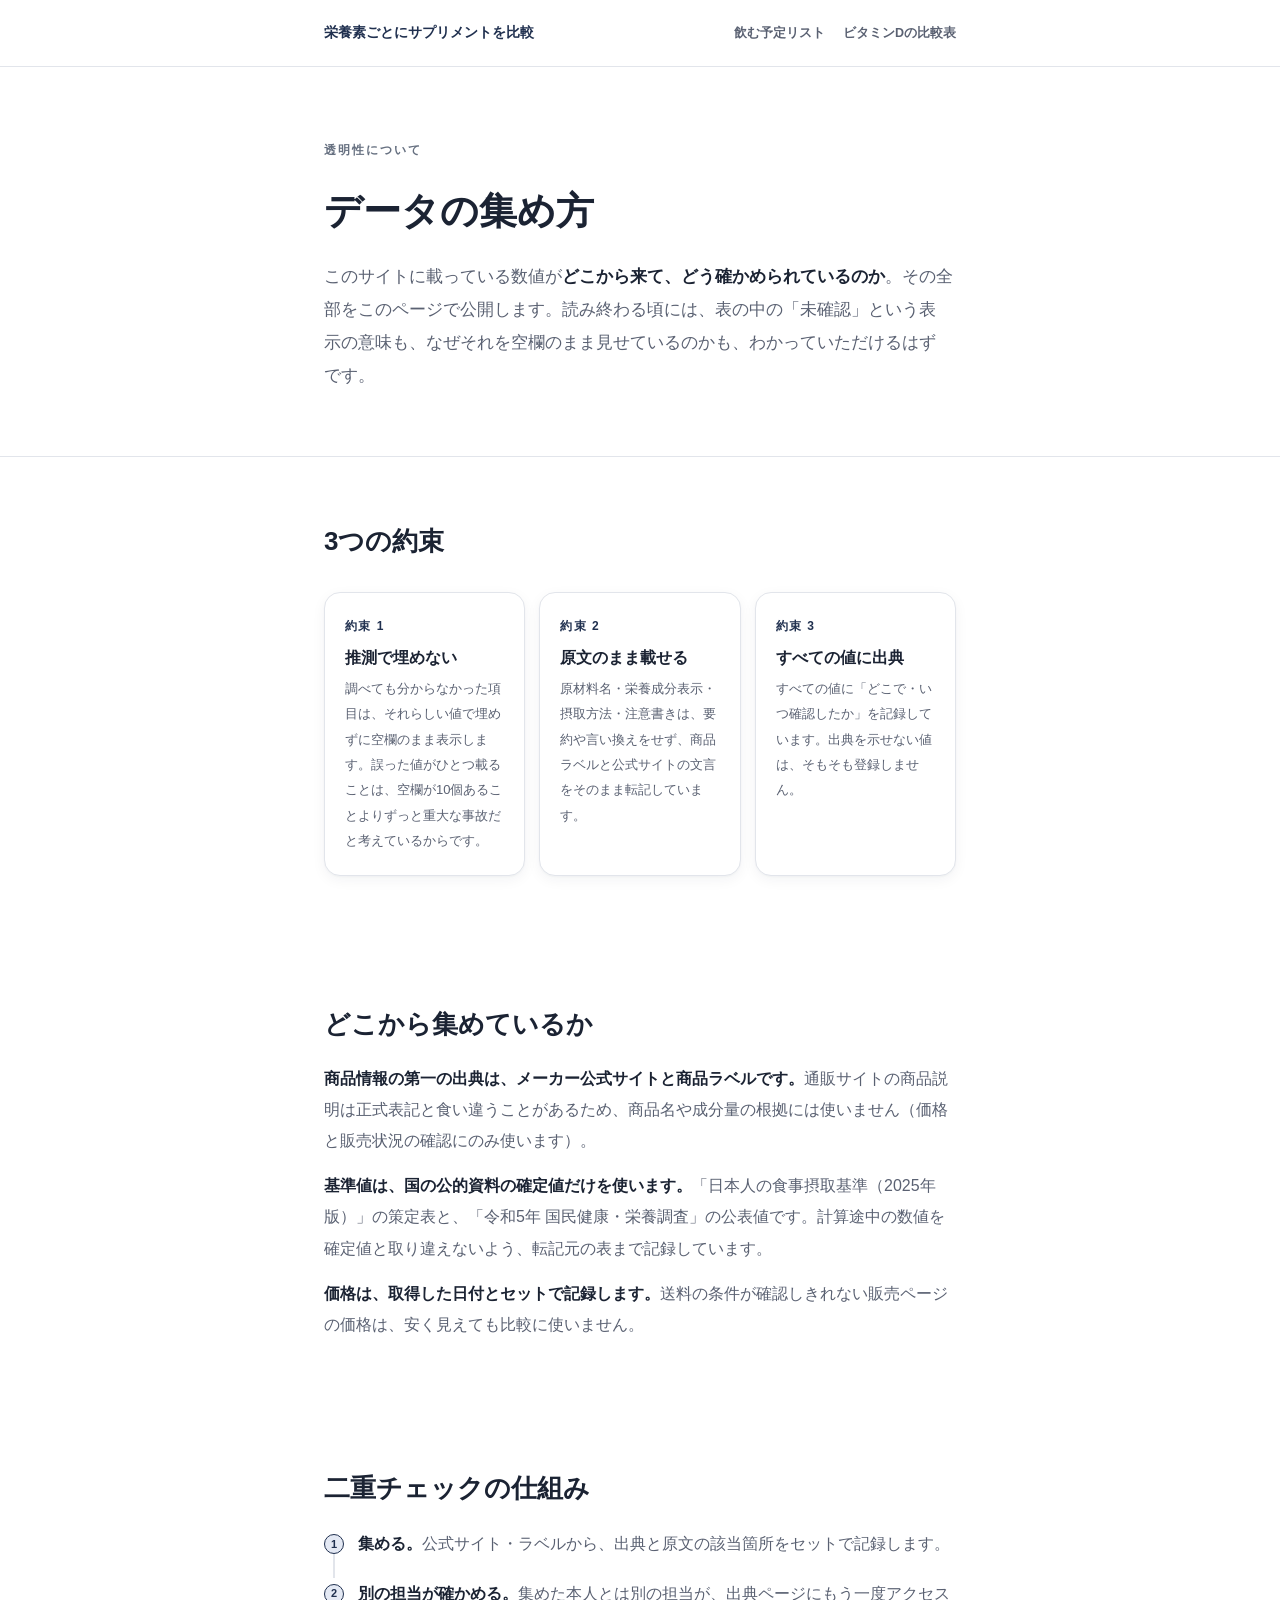
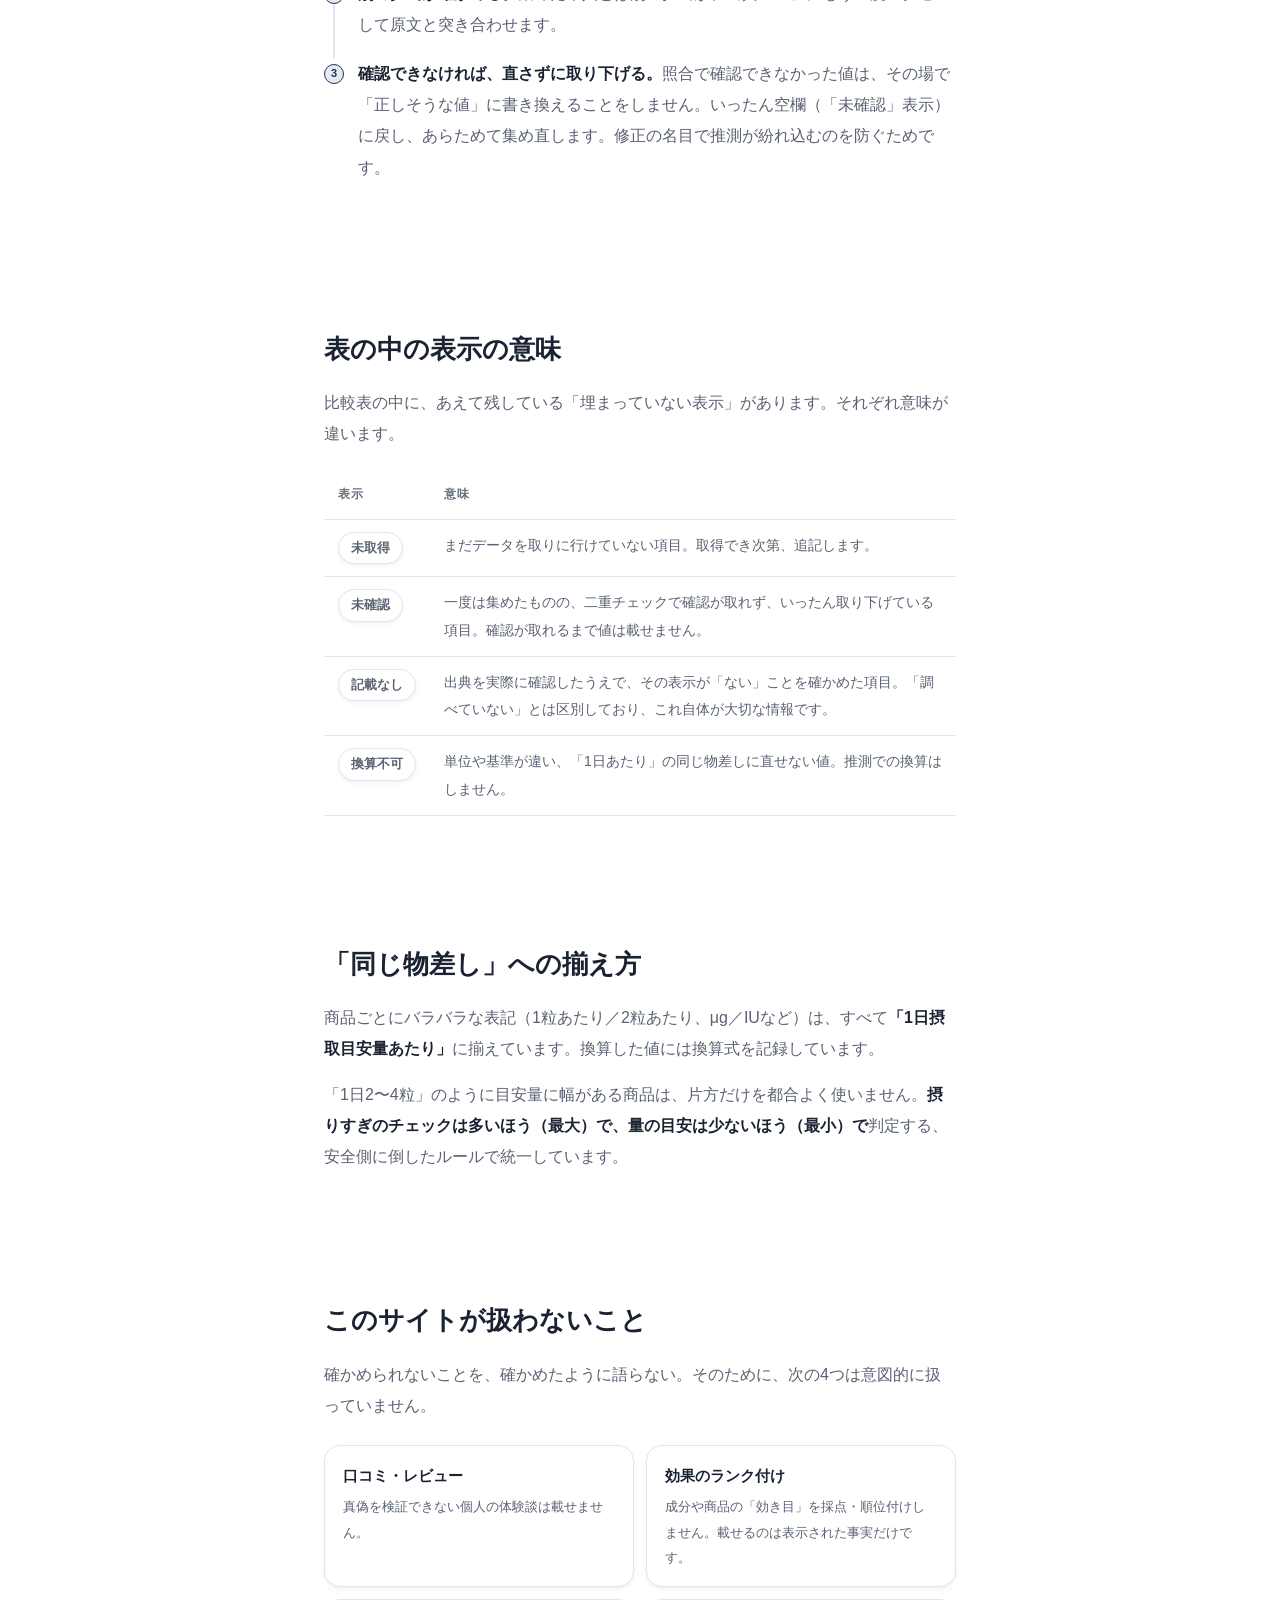
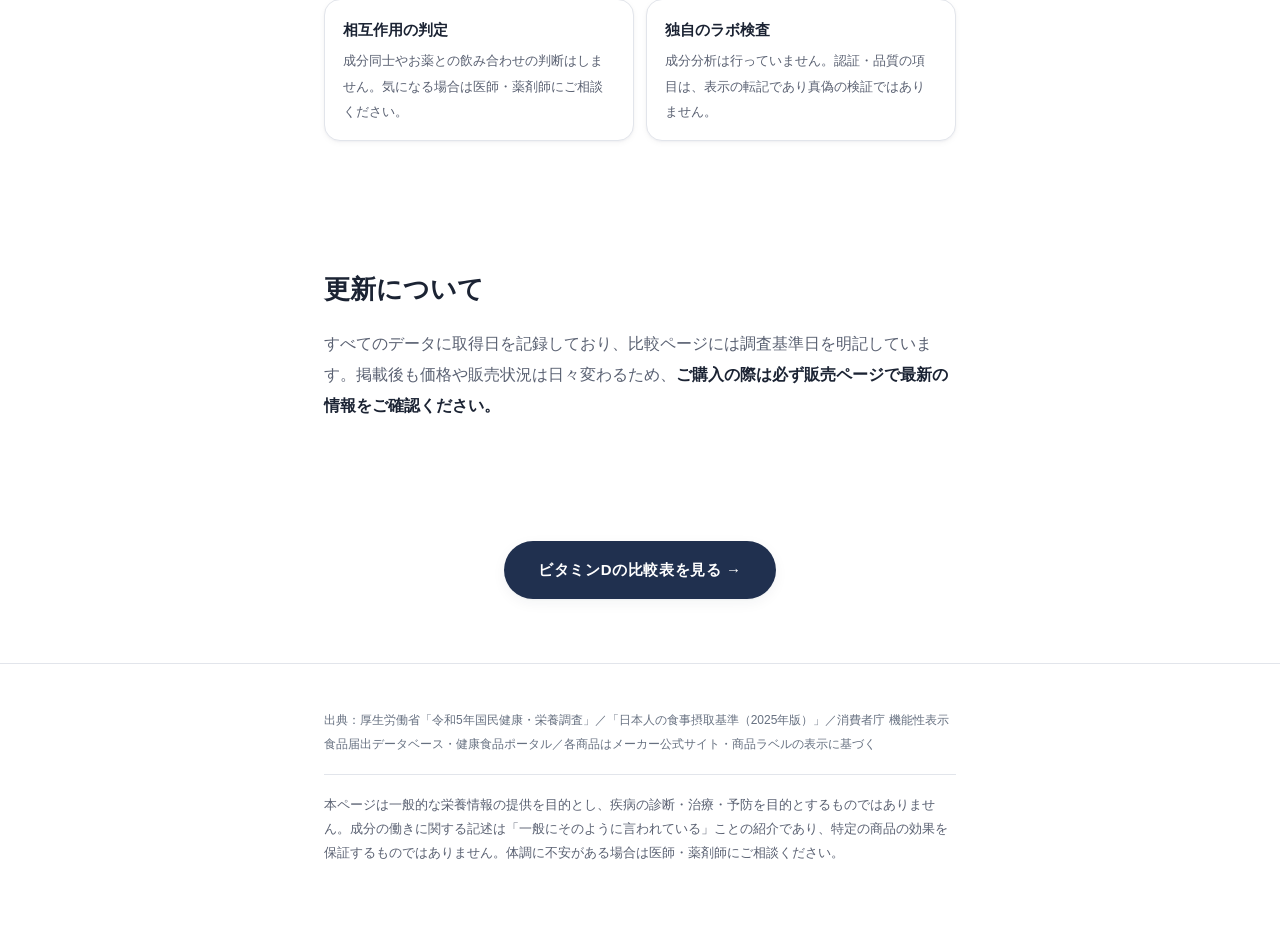
<file: about-data.html>
<!doctype html>
<html lang="ja">
<head>
<meta charset="utf-8">
<meta name="viewport" content="width=device-width, initial-scale=1">
<meta name="robots" content="noindex">
<meta property="og:title" content="データの集め方 | 栄養素ごとにサプリメントを比較">
<meta property="og:description" content="このサイトの数値がどこから来て、どう確かめられているか。収集の原則・二重チェック・表示の意味をすべて公開します。">
<meta property="og:type" content="article">
<meta property="og:url" content="https://takemoritoshihiko-png.github.io/supplement-db-site/about-data.html">
<meta name="twitter:card" content="summary">
<title>データの集め方 | 栄養素ごとにサプリメントを比較</title>
</head>
<body>
<style>
  :root {
    --bg: #FFFFFF; --surface: #FFFFFF; --ink: #1B2333; --ink2: #5A6172; --ink3: #667080;
    --line: #E2E5EB; --track: #EEF0F4;
    --g1: #20304F; --g1-soft: #E4E9F4; --g1-line: #CBD5E8;
    --g2: #C25E2E; --g2-soft: #F7E7DA; --g2-line: #E8C9B2;
    --ok: #2E7D4F; --ok-soft: #E8F4EC;
  }
  @media (prefers-color-scheme: dark) {
    :root:not([data-theme="light"]) {
      --bg: #15161A; --surface: #1D1F25; --ink: #ECEDF0; --ink2: #9AA0AC; --ink3: #8A91A0;
      --line: #2A2D35; --track: #262932;
      --g1: #5E7FD1; --g1-soft: #1D2434; --g1-line: #31405E;
      --g2: #C97B3E; --g2-soft: #2A2018; --g2-line: #4A3521;
      --ok: #5CAD7F; --ok-soft: #1C2B22;
    }
  }
  :root[data-theme="dark"] {
    --bg: #15161A; --surface: #1D1F25; --ink: #ECEDF0; --ink2: #9AA0AC; --ink3: #8A91A0;
    --line: #2A2D35; --track: #262932;
    --g1: #5E7FD1; --g1-soft: #1D2434; --g1-line: #31405E;
    --g2: #C97B3E; --g2-soft: #2A2018; --g2-line: #4A3521;
    --ok: #5CAD7F; --ok-soft: #1C2B22;
  }
  * { margin:0; padding:0; box-sizing:border-box; }
  body { background:var(--bg); color:var(--ink); font-family:"Hiragino Kaku Gothic ProN","Hiragino Sans","Yu Gothic Medium","Yu Gothic","Noto Sans JP","Meiryo",sans-serif; font-size:16px; line-height:1.95; -webkit-font-smoothing:antialiased; font-feature-settings:"palt"; }
  .wrap { max-width:680px; margin:0 auto; padding:0 24px; }
  section { padding:64px 0; border-bottom:1px solid var(--line); }
  section:last-of-type { border-bottom:none; }
  .eyebrow { font-size:12px; font-weight:700; letter-spacing:0.16em; color:var(--ink3); margin-bottom:20px; }
  h1 { font-size:clamp(27px,4.4vw,38px); font-weight:800; line-height:1.5; text-wrap:balance; }
  h2 { font-size:clamp(20px,3vw,26px); font-weight:800; line-height:1.55; text-wrap:balance; margin-bottom:18px; }
  .lede { font-size:17px; color:var(--ink2); margin-top:20px; text-wrap:pretty; }
  p.body { color:var(--ink2); margin-top:14px; }
  p.body strong, .lede strong { color:var(--ink); font-weight:700; }
  .note { font-size:13.5px; line-height:1.9; color:var(--ink2); margin-top:16px; }

  .topbar { padding:20px 0; border-bottom:1px solid var(--line); }
  .topbar a { font-size:13.5px; font-weight:700; color:var(--g1); text-decoration:none; }
  .topbar .tb-in { display:flex; align-items:center; justify-content:space-between; gap:16px; }
  .slogo { font-size:15px; font-weight:900; color:var(--ink); text-decoration:none; }
  .tnav { display:flex; gap:18px; }
  .tnav a { font-size:12.5px; font-weight:700; color:var(--ink2); text-decoration:none; }
  .tnav a:hover { color:var(--g1); }

  .hero { padding:72px 0 64px; border-bottom:1px solid var(--line); }

  .promise { display:grid; grid-template-columns:1fr 1fr 1fr; gap:14px; margin-top:30px; }
  @media (max-width:820px){ .promise { grid-template-columns:1fr; } }
  .promise .c { border:1px solid var(--line); border-radius:14px; padding:22px 20px; background:var(--surface); }
  .promise .n { font-size:12px; font-weight:800; letter-spacing:0.12em; color:var(--g1); margin-bottom:8px; }
  .promise h3 { font-size:16px; font-weight:800; margin-bottom:6px; line-height:1.5; }
  .promise p { font-size:13px; color:var(--ink2); }

  ul.steps { list-style:none; margin-top:20px; }
  ul.steps li { position:relative; padding:0 0 18px 34px; color:var(--ink2); }
  ul.steps li::before { content:""; position:absolute; left:9px; top:12px; bottom:0; width:2px; background:var(--line); }
  ul.steps li:last-child::before { display:none; }
  ul.steps li i { position:absolute; left:0; top:6px; width:20px; height:20px; border-radius:100px; background:var(--g1-soft); border:1.5px solid var(--g1); color:var(--g1); font-style:normal; font-size:11px; font-weight:800; display:flex; align-items:center; justify-content:center; }
  ul.steps li strong { color:var(--ink); font-weight:800; }

  table.terms { width:100%; border-collapse:collapse; margin-top:22px; font-size:14px; }
  table.terms th, table.terms td { text-align:left; padding:12px 14px; border-bottom:1px solid var(--line); vertical-align:top; }
  table.terms th { font-size:12px; letter-spacing:0.08em; color:var(--ink3); font-weight:700; white-space:nowrap; }
  table.terms td.t { white-space:nowrap; font-weight:800; }
  table.terms td.t span { display:inline-block; font-size:12.5px; padding:3px 12px; border-radius:100px; background:var(--surface); border:1px solid var(--line); color:var(--ink2); }
  table.terms td.d { color:var(--ink2); }
  @media (max-width:640px){
    table.terms, table.terms tbody, table.terms tr, table.terms td, table.terms th { display:block; }
    table.terms thead { display:none; }
    table.terms tr { padding:14px 0; border-bottom:1px solid var(--line); }
    table.terms td { padding:2px 0; border-bottom:none; }
  }

  .exclude { display:grid; grid-template-columns:1fr 1fr; gap:12px; margin-top:24px; }
  @media (max-width:640px){ .exclude { grid-template-columns:1fr; } }
  .exclude .x { border:1px solid var(--line); border-radius:14px; padding:16px 18px; background:var(--surface); font-size:13px; color:var(--ink2); }
  .exclude .x b { display:block; font-size:14.5px; color:var(--ink); margin-bottom:4px; }

  .backcta { text-align:center; padding:56px 0 64px; }
  .btn { display:inline-block; padding:14px 34px; border-radius:100px; background:var(--g1); color:#fff; font-size:15px; font-weight:800; text-decoration:none; letter-spacing:0.04em; }
  :root[data-theme="dark"] .btn { color:#101114; }
  @media (prefers-color-scheme: dark) { :root:not([data-theme="light"]) .btn { color:#101114; } }

  footer { padding:44px 0 72px; border-top:1px solid var(--line); }
  footer .src { font-size:12px; line-height:2; color:var(--ink3); }
  footer .legal { font-size:12.5px; color:var(--ink2); margin-top:18px; padding-top:18px; border-top:1px solid var(--line); }

  /* DESIGN v1.0 上書き(正本: docs/DESIGN.md) */
  :root { --shadow:0 1px 2px rgba(27,35,51,.03), 0 4px 14px rgba(27,35,51,.05); --shadow-sm:0 1px 2px rgba(27,35,51,.04), 0 2px 6px rgba(27,35,51,.04); }
  section { border-bottom:none; }
  .promise .c { border:1px solid var(--line); background:var(--surface); box-shadow:var(--shadow); border-radius:16px; }
  .exclude .x { border:1px solid var(--line); background:var(--surface); box-shadow:var(--shadow-sm); border-radius:16px; }
  table.terms td.t span { background:var(--surface); border:1px solid var(--line); box-shadow:var(--shadow-sm); }
  .btn { box-shadow:var(--shadow); }
</style>

<div class="topbar"><div class="wrap tb-in"><a class="slogo" href="index.html">栄養素ごとにサプリメントを比較</a><nav class="tnav"><a href="matrix.html">飲む予定リスト</a><a href="vitamin-d.html">ビタミンDの比較表</a></nav></div></div>

<div class="hero">
  <div class="wrap">
    <div class="eyebrow">透明性について</div>
    <h1>データの集め方</h1>
    <p class="lede">このサイトに載っている数値が<strong>どこから来て、どう確かめられているのか</strong>。その全部をこのページで公開します。読み終わる頃には、表の中の「未確認」という表示の意味も、なぜそれを空欄のまま見せているのかも、わかっていただけるはずです。</p>
  </div>
</div>

<section>
  <div class="wrap">
    <h2>3つの約束</h2>
    <div class="promise">
      <div class="c"><div class="n">約束 1</div><h3>推測で埋めない</h3><p>調べても分からなかった項目は、それらしい値で埋めずに空欄のまま表示します。誤った値がひとつ載ることは、空欄が10個あることよりずっと重大な事故だと考えているからです。</p></div>
      <div class="c"><div class="n">約束 2</div><h3>原文のまま載せる</h3><p>原材料名・栄養成分表示・摂取方法・注意書きは、要約や言い換えをせず、商品ラベルと公式サイトの文言をそのまま転記しています。</p></div>
      <div class="c"><div class="n">約束 3</div><h3>すべての値に出典</h3><p>すべての値に「どこで・いつ確認したか」を記録しています。出典を示せない値は、そもそも登録しません。</p></div>
    </div>
  </div>
</section>

<section>
  <div class="wrap">
    <h2>どこから集めているか</h2>
    <p class="body"><strong>商品情報の第一の出典は、メーカー公式サイトと商品ラベルです。</strong>通販サイトの商品説明は正式表記と食い違うことがあるため、商品名や成分量の根拠には使いません（価格と販売状況の確認にのみ使います）。</p>
    <p class="body"><strong>基準値は、国の公的資料の確定値だけを使います。</strong>「日本人の食事摂取基準（2025年版）」の策定表と、「令和5年 国民健康・栄養調査」の公表値です。計算途中の数値を確定値と取り違えないよう、転記元の表まで記録しています。</p>
    <p class="body"><strong>価格は、取得した日付とセットで記録します。</strong>送料の条件が確認しきれない販売ページの価格は、安く見えても比較に使いません。</p>
  </div>
</section>

<section>
  <div class="wrap">
    <h2>二重チェックの仕組み</h2>
    <ul class="steps">
      <li><i>1</i><strong>集める。</strong>公式サイト・ラベルから、出典と原文の該当箇所をセットで記録します。</li>
      <li><i>2</i><strong>別の担当が確かめる。</strong>集めた本人とは別の担当が、出典ページにもう一度アクセスして原文と突き合わせます。</li>
      <li><i>3</i><strong>確認できなければ、直さずに取り下げる。</strong>照合で確認できなかった値は、その場で「正しそうな値」に書き換えることをしません。いったん空欄（「未確認」表示）に戻し、あらためて集め直します。修正の名目で推測が紛れ込むのを防ぐためです。</li>
    </ul>
  </div>
</section>

<section>
  <div class="wrap">
    <h2>表の中の表示の意味</h2>
    <p class="body">比較表の中に、あえて残している「埋まっていない表示」があります。それぞれ意味が違います。</p>
    <table class="terms">
      <thead><tr><th>表示</th><th>意味</th></tr></thead>
      <tbody>
        <tr><td class="t"><span>未取得</span></td><td class="d">まだデータを取りに行けていない項目。取得でき次第、追記します。</td></tr>
        <tr><td class="t"><span>未確認</span></td><td class="d">一度は集めたものの、二重チェックで確認が取れず、いったん取り下げている項目。確認が取れるまで値は載せません。</td></tr>
        <tr><td class="t"><span>記載なし</span></td><td class="d">出典を実際に確認したうえで、その表示が「ない」ことを確かめた項目。「調べていない」とは区別しており、これ自体が大切な情報です。</td></tr>
        <tr><td class="t"><span>換算不可</span></td><td class="d">単位や基準が違い、「1日あたり」の同じ物差しに直せない値。推測での換算はしません。</td></tr>
      </tbody>
    </table>
  </div>
</section>

<section>
  <div class="wrap">
    <h2>「同じ物差し」への揃え方</h2>
    <p class="body">商品ごとにバラバラな表記（1粒あたり／2粒あたり、μg／IUなど）は、すべて<strong>「1日摂取目安量あたり」</strong>に揃えています。換算した値には換算式を記録しています。</p>
    <p class="body">「1日2〜4粒」のように目安量に幅がある商品は、片方だけを都合よく使いません。<strong>摂りすぎのチェックは多いほう（最大）で、量の目安は少ないほう（最小）で</strong>判定する、安全側に倒したルールで統一しています。</p>
  </div>
</section>

<section>
  <div class="wrap">
    <h2>このサイトが扱わないこと</h2>
    <p class="body">確かめられないことを、確かめたように語らない。そのために、次の4つは意図的に扱っていません。</p>
    <div class="exclude">
      <div class="x"><b>口コミ・レビュー</b>真偽を検証できない個人の体験談は載せません。</div>
      <div class="x"><b>効果のランク付け</b>成分や商品の「効き目」を採点・順位付けしません。載せるのは表示された事実だけです。</div>
      <div class="x"><b>相互作用の判定</b>成分同士やお薬との飲み合わせの判断はしません。気になる場合は医師・薬剤師にご相談ください。</div>
      <div class="x"><b>独自のラボ検査</b>成分分析は行っていません。認証・品質の項目は、表示の転記であり真偽の検証ではありません。</div>
    </div>
  </div>
</section>

<section>
  <div class="wrap">
    <h2>更新について</h2>
    <p class="body">すべてのデータに取得日を記録しており、比較ページには調査基準日を明記しています。掲載後も価格や販売状況は日々変わるため、<strong>ご購入の際は必ず販売ページで最新の情報をご確認ください。</strong></p>
  </div>
</section>

<div class="backcta">
  <a class="btn" href="vitamin-d.html">ビタミンDの比較表を見る →</a>
</div>

<footer>
  <div class="wrap">
    <div class="src">出典：厚生労働省「令和5年国民健康・栄養調査」／「日本人の食事摂取基準（2025年版）」／消費者庁 機能性表示食品届出データベース・健康食品ポータル／各商品はメーカー公式サイト・商品ラベルの表示に基づく</div>
    <div class="legal">本ページは一般的な栄養情報の提供を目的とし、疾病の診断・治療・予防を目的とするものではありません。成分の働きに関する記述は「一般にそのように言われている」ことの紹介であり、特定の商品の効果を保証するものではありません。体調に不安がある場合は医師・薬剤師にご相談ください。</div>
  </div>
</footer>
</body>
</html>
</file>
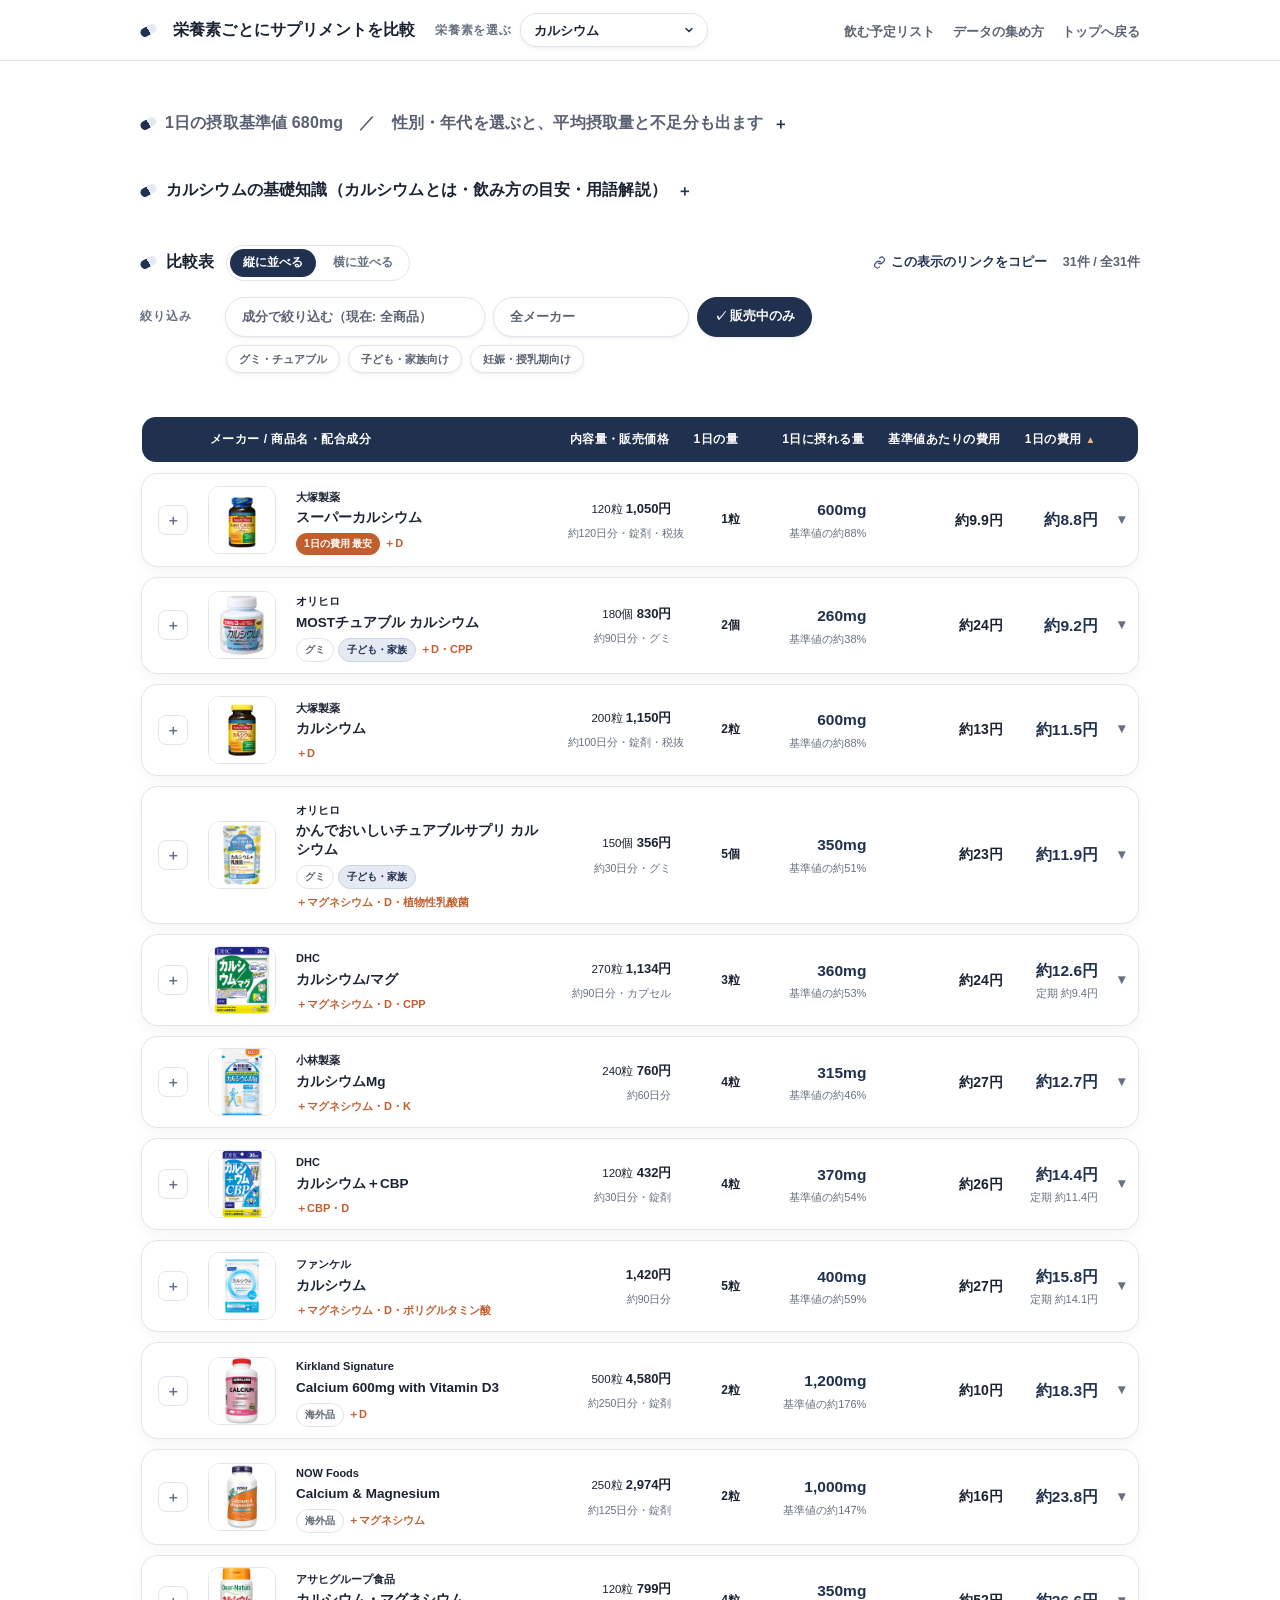
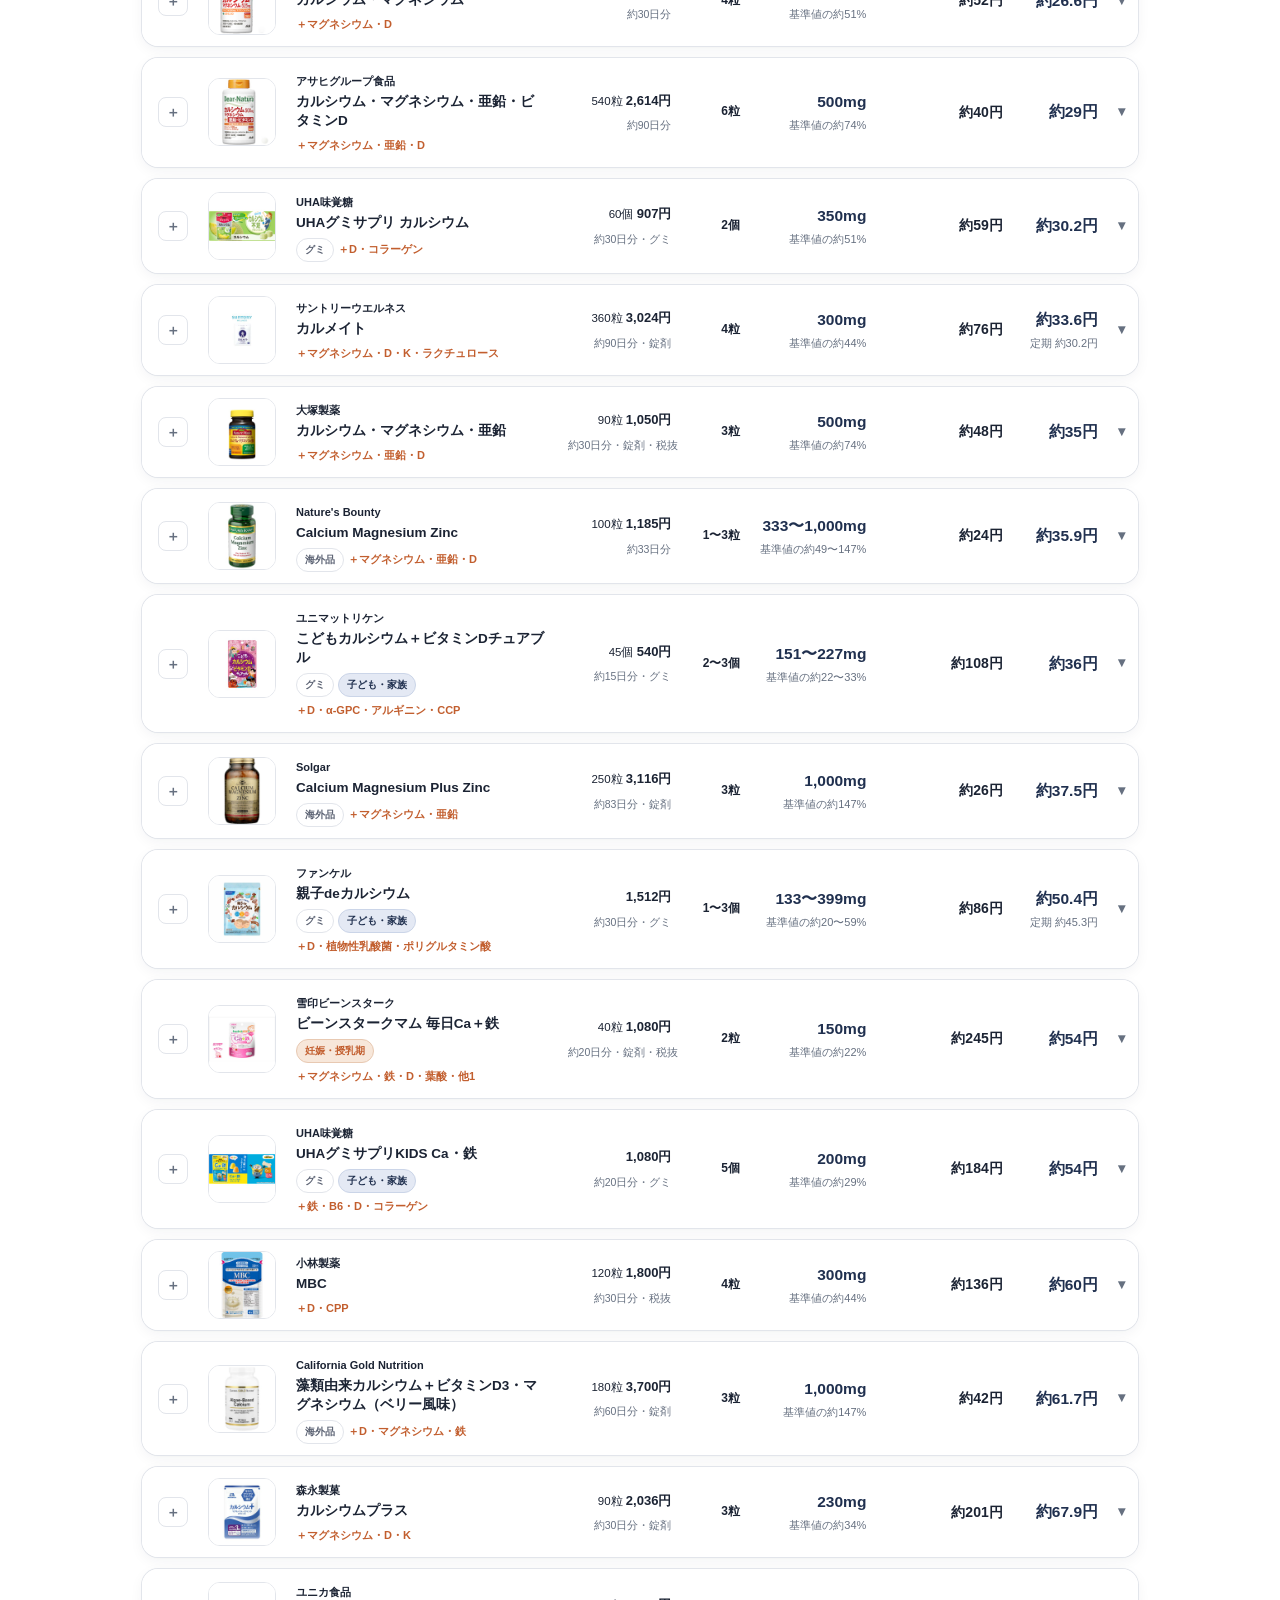
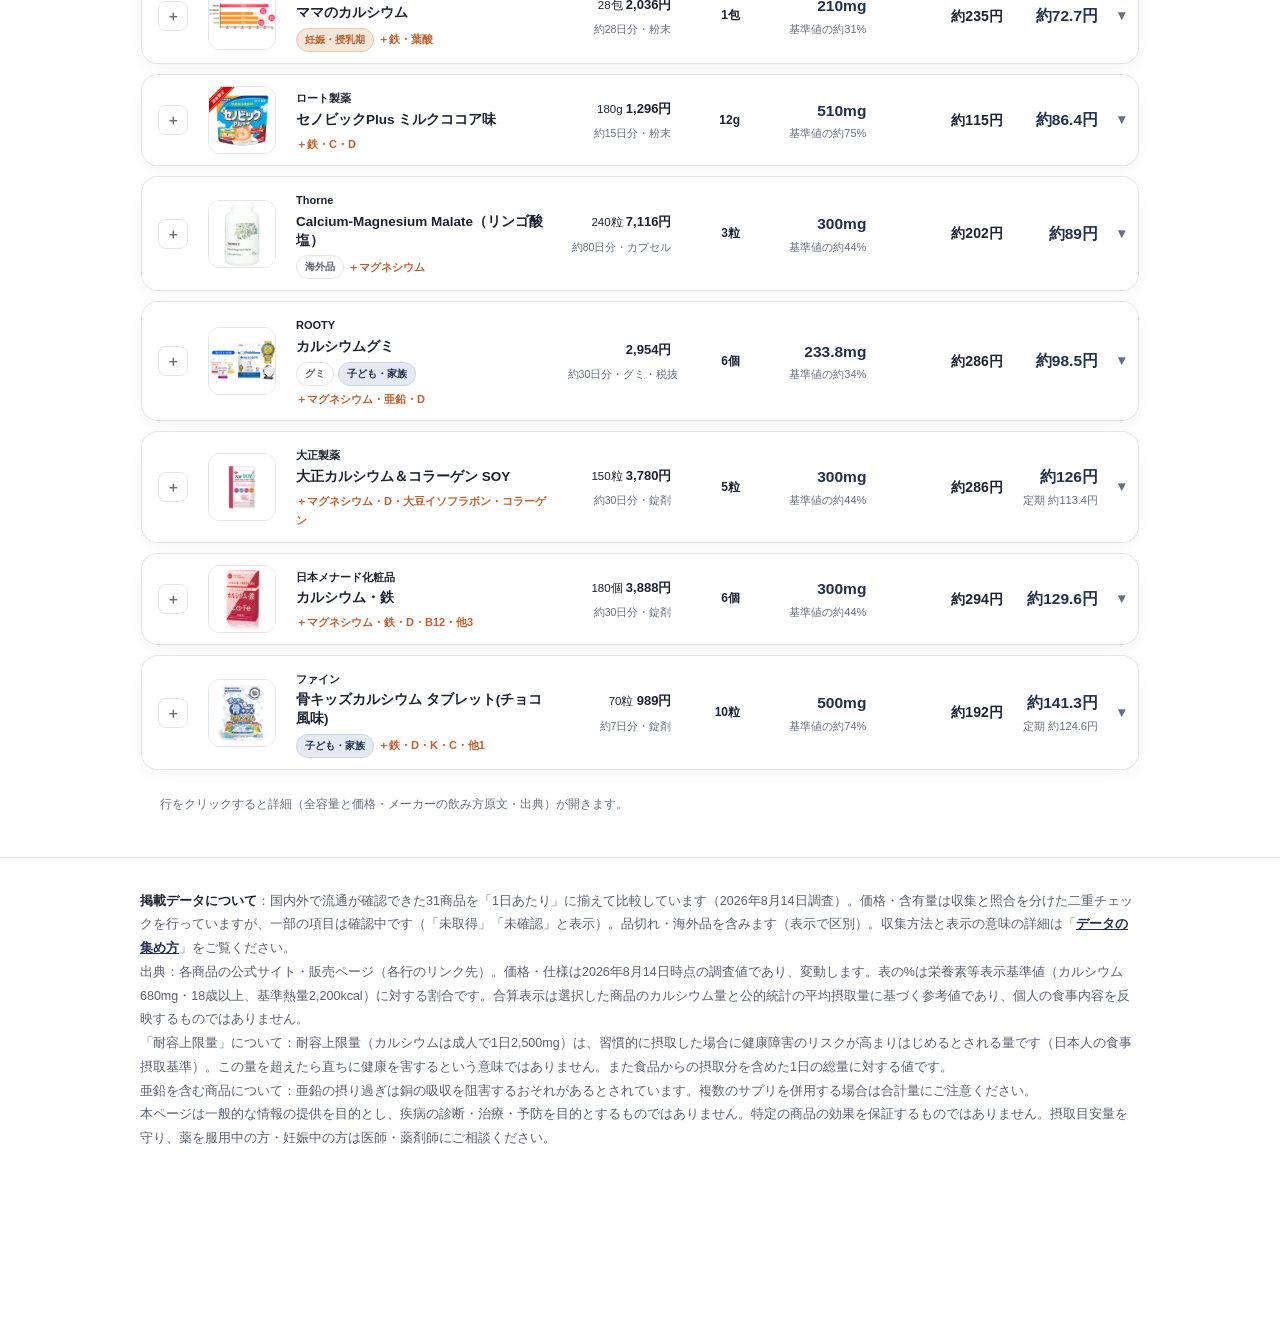
<file: calcium.html>
<!doctype html>
<html lang="ja">
<head>
<meta charset="utf-8">
<meta name="viewport" content="width=device-width, initial-scale=1">
<meta name="robots" content="noindex">
<meta property="og:title" content="カルシウム 商品比較 ─ 31商品を1日あたりで比べる">
<meta property="og:description" content="バラバラな単位を「1日あたりの量と価格」に換算して、国内外のカルシウム商品をフラットに比較。">
<meta property="og:type" content="website">
<meta property="og:url" content="https://takemoritoshihiko-png.github.io/supplement-db-site/calcium.html">
<meta name="twitter:card" content="summary">
<title>カルシウム 商品比較（31商品・1日あたりで比べる） | 栄養素ごとにサプリメントを比較</title>
<link rel="stylesheet" href="compare.css?v=202608151423">
</head>
<body>
<div class="sitebar"><div class="wrap sb-in"><h1 class="slogo-h"><a class="slogo" href="index.html"><span class="icap"></span>栄養素ごとにサプリメントを比較</a></h1><label class="nutpick"><span class="npl">栄養素を選ぶ</span><select id="nutsel" aria-label="栄養素を選ぶ"><option value="vitamin-c.html">ビタミンC</option><option value="vitamin-d.html">ビタミンD</option><option value="calcium.html" selected>カルシウム</option><option value="" disabled>亜鉛（調査中）</option><option value="" disabled>鉄（調査中）</option><option value="" disabled>マグネシウム（調査中）</option></select></label><nav class="snav"><a href="matrix.html">飲む予定リスト</a><a href="about-data.html">データの集め方</a><a href="index.html">トップへ戻る</a></nav></div></div>
<header class="page">
  <div class="wrap">
    <!-- 基準値は既定で1行に畳む。商品1日分は不足分の18〜91倍（C/D）あり、
         「あと◯mg」を大きく出す価値が薄いため（2026-08-15竹森氏指示・案A） -->
    <details class="you" id="youbox">
      <summary><span class="icap"></span><span class="yousum" id="yousum"></span></summary>
      <div class="youbody">
        <div class="tnote">※平均は公的統計の値で、あなた自身の食事ではありません。商品を＋で選ぶと、食事平均との合算を下のバーに表示します。</div>
        <div class="btns" id="youbtns">
          <button data-k="sex" data-v="m">男性</button>
          <button data-k="sex" data-v="f">女性</button>
          <span style="width:8px"></span>
          <button data-k="age" data-v="20">20代</button>
          <button data-k="age" data-v="30">30代</button>
          <button data-k="age" data-v="40">40代</button>
          <button data-k="age" data-v="50">50代</button>
          <button data-k="age" data-v="60">60代</button>
          <button data-k="age" data-v="70">70代</button>
          <button data-k="age" data-v="80">80代〜</button>
        </div>
        <div class="stat" id="youstat"></div>
      </div>
    </details>
    </div>
  </div>
</header>

<div class="wrap">
<details class="guide">
<summary><span class="icap"></span><b style="color:var(--ink)">カルシウムの基礎知識（カルシウムとは・飲み方の目安・用語解説）</b></summary>
<div class="gbody">
<div class="gsec gsec1">1. カルシウムとは</div>
<div class="glead">骨や歯の形成に必要とされ、体の中に最も多くあるミネラルです。日本人の食事からの平均摂取量は、どの年代も基準値680mg/日を下回っています（令和5年 国民健康・栄養調査）。</div>
<div class="gsec">2. 飲み方の目安</div>
カルシウムは一度に大量に摂るより<b style="color:var(--ink)">数回に分けて</b>摂るのがよいとされています。メーカーの指定があればそちらが優先です（各行の詳細に原文を掲載）。<br>
<span style="font-size:11.5px;color:var(--ink3)">※効果を保証するものではありません。表の%や「上限量に注意」の意味は下の用語解説へ。属性別の推奨量（600〜800mg/日）は公的資料の照合が完了し次第、表示に反映します。</span>
<div class="gsec">3. カルシウムならではの用語</div>
<dl class="gdl"><dt>表の%の物差し</dt><dd>表の%は栄養素等表示基準値（カルシウム680mg/日）に対する割合で、多くの商品パッケージの（◯%）表記と同じ物差しです。</dd><dt>「上限量に注意」バッジ</dt><dd>1日あたり含有量が耐容上限量（成人2,500mg/日）以上の商品に機械的に付けています。食事分を含めた総量に対する注意の目安です。</dd><dt>貝カルシウム・炭酸カルシウム・ドロマイト</dt><dd>原材料名にみられるカルシウム源の表記です（貝殻由来・鉱物由来など）。当サイトは表記の転記のみ行います。</dd><dt>CPP（カゼインホスホペプチド）</dt><dd>乳たんぱく由来のペプチド。カルシウムと併配合されることが多い成分です（乳アレルギーの方は原材料をご確認ください）。</dd><dt>ビタミンD・マグネシウムの併配合</dt><dd>カルシウム商品に多い組み合わせです。配合の事実を表示するもので、効果を保証するものではありません。</dd></dl>
<div class="gsec">4. サプリ選びの基本用語（全栄養素共通）</div>
<dl class="gdl"><dt>μg（マイクログラム）</dt><dd>1mg=1,000μg。ビタミンDなど微量栄養素の単位です。</dd><dt>目安量・推奨量・耐容上限量</dt><dd>「日本人の食事摂取基準」の用語。目安量=良好な栄養状態の維持に十分とされる量／推奨量=ほとんどの人が必要量を満たすとされる量／耐容上限量=習慣的に超えると健康障害のリスクが高まりはじめるとされる量（食品からの摂取分を含む総量）。</dd><dt>栄養素等表示基準値</dt><dd>商品パッケージの（◯%）表示の分母になる、表示のための全国共通の基準値（18歳以上・基準熱量2,200kcal）。当サイトの%もこの物差しに揃えています（ビタミンDのみ目安量9.0μg基準）。</dd><dt>栄養機能食品</dt><dd>国が定めた基準量の範囲で、栄養成分の機能を表示できる食品。自己認証制で届出は不要です。</dd><dt>機能性表示食品</dt><dd>事業者が科学的根拠を消費者庁に届け出た食品。国が個別に審査・許可したものではありません。</dd><dt>単一成分／複合</dt><dd>主成分だけを配合しているか、他の栄養素・成分も一緒に配合されているかの区別です。</dd><dt>GMP</dt><dd>製造工程の品質管理基準。当サイトの表示はメーカーの表示の転記であり、真偽の検証はしていません。</dd></dl>
</div>
</details>
</div>


<div class="wrap tablehead">
  <span class="icap"></span><b class="th-title" id="cmptitle">比較表</b>
  <span class="vsw" role="group" aria-label="表の見せ方"><button type="button" data-view="list" class="on">縦に並べる</button><button type="button" data-view="board">横に並べる</button></span>
  <button class="sharebtn" id="sharebtn" title="いま絞り込んでいる条件をURLにしてコピーします"><svg width="13" height="13" viewBox="0 0 24 24" fill="none" stroke="currentColor" stroke-width="2.2" stroke-linecap="round" aria-hidden="true"><path d="M10 13a5 5 0 0 0 7 0l3-3a5 5 0 0 0-7-7l-1 1"/><path d="M14 11a5 5 0 0 0-7 0l-3 3a5 5 0 0 0 7 7l1-1"/></svg>この表示のリンクをコピー</button>
  <span class="count" id="count"></span>
</div>

<div class="controls">
  <div class="wrap row1">
    <span class="lbl">絞り込み</span>
    <select class="mkr" id="ingsel"><option value="">成分で絞り込む（現在: 全商品）</option></select>
    <select class="mkr" id="mksel"><option value="">全メーカー</option></select>
    <label class="flt"><input type="checkbox" data-f="onsale" checked>販売中のみ</label>
    <span id="dchips">
    <label class="flt"><input type="checkbox" data-f="chew">グミ・チュアブル</label>
    <label class="flt"><input type="checkbox" data-f="kids">子ども・家族向け</label>
    <label class="flt"><input type="checkbox" data-f="mama">妊娠・授乳期向け</label>
    </span>
    <div id="msort"><span class="lbl2">並び替え</span><button data-s="price" class="on">1日の費用 ▲</button><button data-s="perGoal">基準値あたりの費用</button><button data-s="amt">1日に摂れる量</button></div>
  </div>
</div>

<main><div class="wrap">
<div id="sharedbanner" class="sharedbanner" style="display:none"></div>
<div id="ingnote" style="display:none;border:1px solid var(--g1-line);background:var(--g1-soft);border-radius:10px;padding:9px 14px;margin-bottom:12px;font-size:12.5px;color:var(--ink2)"></div>
<div id="listview"><div class="tablewrap"><table class="cmp" aria-labelledby="cmptitle"><thead><tr><th></th><th>メーカー / 商品名・配合成分</th><th class="num wrapok">内容量・販売価格</th><th class="num wrapok">1日の量</th><th class="num sortable wrapok" data-s="amt"><span class="tl">1日に摂れる量</span> <span class="arr"></span></th><th class="num sortable goalh wrapok" data-s="perGoal"><span class="tl">基準値あたりの費用</span> <span class="arr"></span></th><th class="num sortable wrapok on" data-s="price"><span class="tl">1日の費用</span> <span class="arr">▲</span></th><th></th></tr></thead><tbody id="list"></tbody></table></div><p class="note" style="margin-top:10px">行をクリックすると詳細（全容量と価格・メーカーの飲み方原文・出典）が開きます。</p></div>
<div id="boardview" hidden>
  <p class="scrollhint" id="bhint"></p>
  <div class="boardwrap"><table class="board" id="board"></table></div>
</div></div></main>

<div id="sumbar">
  <div class="inner">
    <div class="l0" id="sumcompact"></div>
    <button class="clear" id="clearpick">すべて外す</button>
    <a class="mtxlink" href="matrix.html">リストの詳細（費用・充足率） →</a>
    <div id="picklist"></div>
    <div class="l1" id="sumline"></div>
    <div class="bar" id="sumbarviz"><div class="diet"></div><div class="supp"></div><div class="goalmark"></div></div>
    <div class="l2" id="sumnote"></div>
  </div>
</div>

<div class="dlg" id="dlg" hidden>
  <div class="dlgbd"></div>
  <div class="dlgbox" role="dialog" aria-modal="true" aria-labelledby="dlgttl">
    <div class="dlghd">
      <div class="ph" id="dlgph"></div>
      <div class="who"><div class="mk" id="dlgmk"></div><h2 id="dlgttl"></h2></div>
      <button class="dlgnav" data-nav="-1" title="前の商品" aria-label="前の商品">←</button>
      <button class="dlgnav" data-nav="1" title="次の商品" aria-label="次の商品">→</button>
      <button class="dlgx" title="閉じる" aria-label="閉じる">×</button>
    </div>
    <div class="dlgbody" id="dlgbody"></div>
  </div>
</div>
<footer>
  <div class="wrap legal">
<b style="color:var(--ink)">掲載データについて</b>：国内外で流通が確認できた31商品を「1日あたり」に揃えて比較しています（2026年8月14日調査）。価格・含有量は収集と照合を分けた二重チェックを行っていますが、一部の項目は確認中です（「未取得」「未確認」と表示）。品切れ・海外品を含みます（表示で区別）。収集方法と表示の意味の詳細は「<a href="about-data.html" style="color:var(--g1);font-weight:700">データの集め方</a>」をご覧ください。<br>
出典：各商品の公式サイト・販売ページ（各行のリンク先）。価格・仕様は2026年8月14日時点の調査値であり、変動します。表の%は栄養素等表示基準値（カルシウム680mg・18歳以上、基準熱量2,200kcal）に対する割合です。合算表示は選択した商品のカルシウム量と公的統計の平均摂取量に基づく参考値であり、個人の食事内容を反映するものではありません。<br>
「耐容上限量」について：耐容上限量（カルシウムは成人で1日2,500mg）は、習慣的に摂取した場合に健康障害のリスクが高まりはじめるとされる量です（日本人の食事摂取基準）。この量を超えたら直ちに健康を害するという意味ではありません。また食品からの摂取分を含めた1日の総量に対する値です。<br>
亜鉛を含む商品について：亜鉛の摂り過ぎは銅の吸収を阻害するおそれがあるとされています。複数のサプリを併用する場合は合計量にご注意ください。<br>本ページは一般的な情報の提供を目的とし、疾病の診断・治療・予防を目的とするものではありません。特定の商品の効果を保証するものではありません。摂取目安量を守り、薬を服用中の方・妊娠中の方は医師・薬剤師にご相談ください。
  </div>
</footer>

<script src="data-ca.js?v=202608151423"></script>
<script>window.NUT = {"slug":"ca","name":"カルシウム","shortLabel":"Ca","unit":"mg","dec":0,"goal":680,"ul":2500,"goalLabel":"基準値","goalLabelFull":"栄養素等表示基準値","goalSuffix":"","confirm":"2026-08-14","diet":{"m":{"20":454,"30":443,"40":413,"50":453,"60":514,"70":550,"80":561},"f":{"20":386,"30":399,"40":409,"50":446,"60":518,"70":543,"80":528}},"chips":[{"f":"chew","label":"グミ・チュアブル","kind":"chew"},{"f":"kids","label":"子ども・家族向け","kind":"flag","field":"kids"},{"f":"mama","label":"妊娠・授乳期向け","kind":"flag","field":"mama"}],"badges":[{"kind":"chew","label":"グミ","cls":""},{"kind":"flag","field":"kids","label":"子ども・家族","cls":"d3"},{"kind":"flag","field":"mama","label":"妊娠・授乳期","cls":"k2"},{"kind":"legal","pattern":"海外品","label":"海外品","cls":""}],"ingFallbacks":[],"ingGroups":[{"key":"ビタミンD","pattern":"ビタミンD"},{"key":"マグネシウム","pattern":"マグネシウム"},{"key":"ほかのミネラル","pattern":"亜鉛|鉄"},{"key":"吸収を助ける成分","pattern":"CPP|CBP|ポリグルタミン酸"},{"key":"その他の成分","pattern":"."}],"youUnselectedText":"未選択のときは栄養素等表示基準値 <b>680mg/日</b>（パッケージの%表示と同じ物差し）を基準に表示します（耐容上限 2,500mg/日・成人）。","youStaticText":"","sumStaticNote":""};</script>
<script src="board.js?v=202608151423"></script>
<script src="compare.js?v=202608151423"></script>
</body>
</html>
</file>
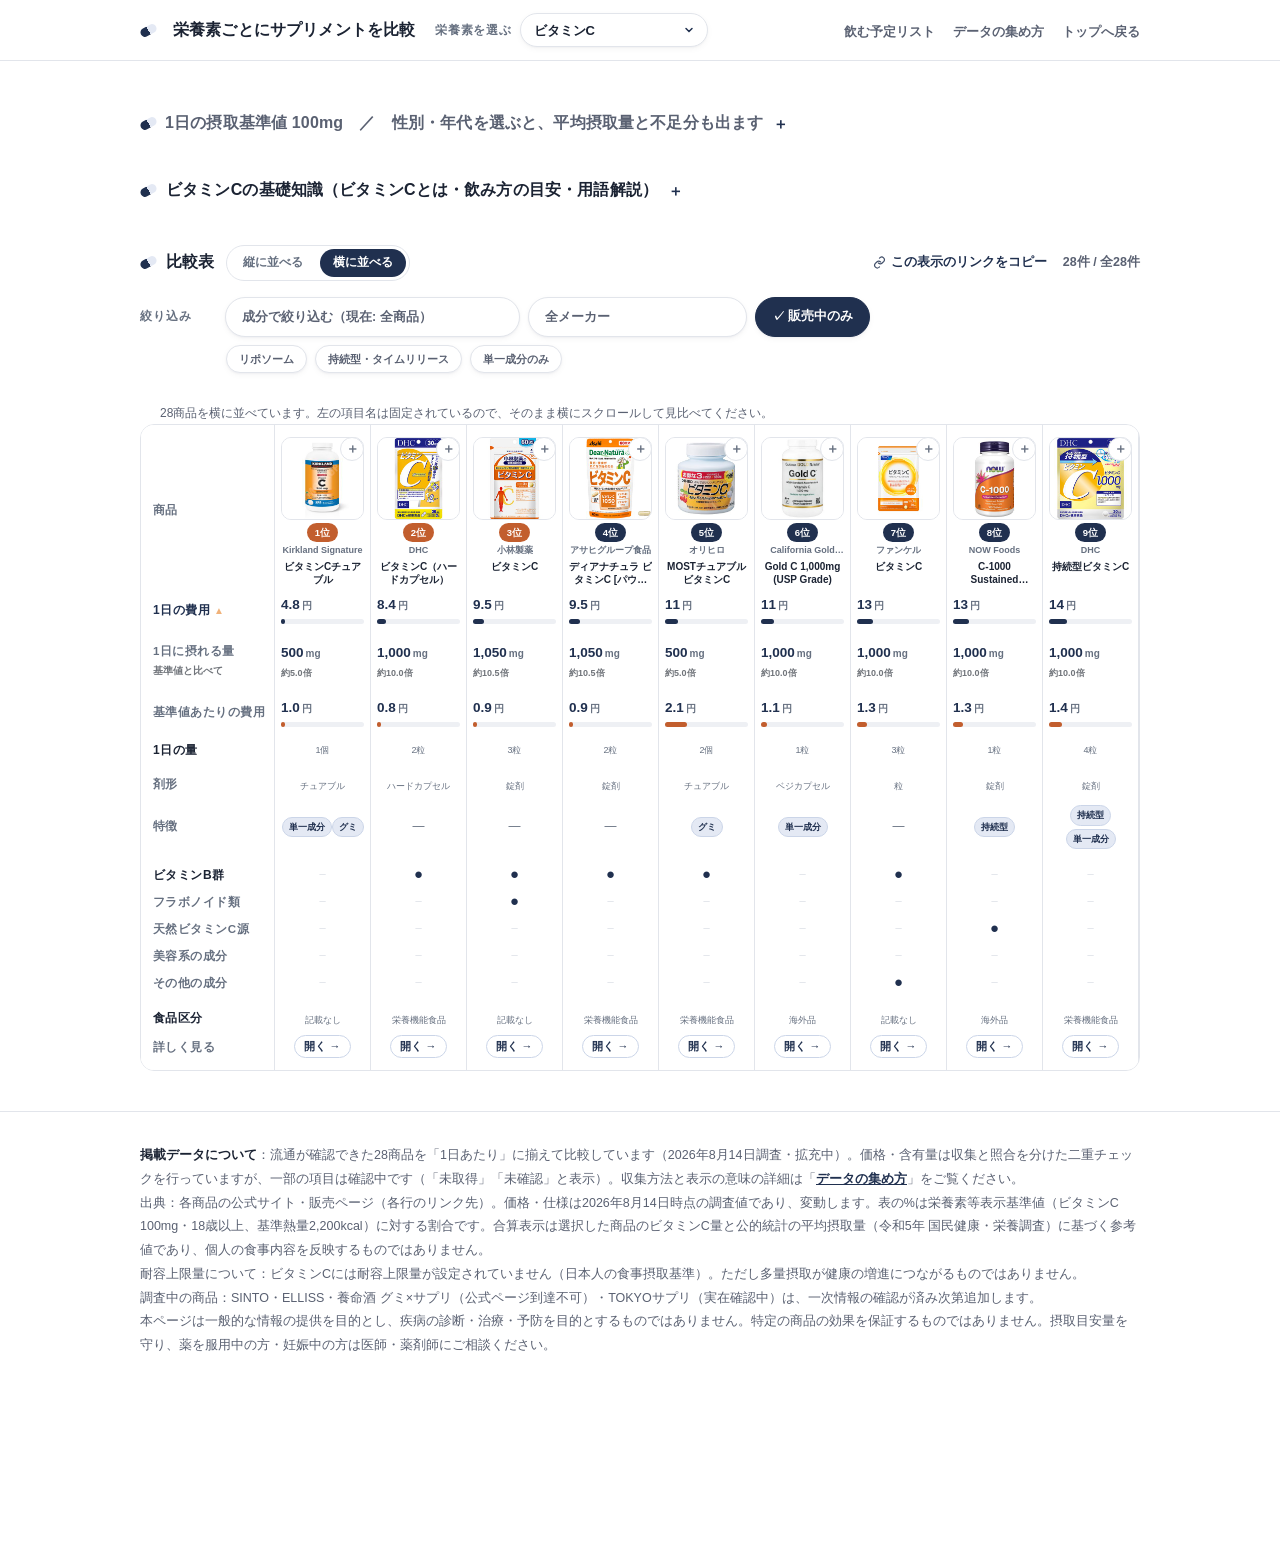
<file: vitamin-c-board.html>
<!doctype html>
<html lang="ja">
<head>
<meta charset="utf-8">
<meta name="viewport" content="width=device-width, initial-scale=1">
<meta name="robots" content="noindex">
<title>ビタミンC 検討ボード（比較表に統合しました）| 栄養素ごとにサプリメントを比較</title>
<link rel="canonical" href="vitamin-c.html">
<!-- 試作ページは役目を終え、比較表の「横に並べる」表示として本体に統合した（DESIGN §5-16）。
     URLを知っている人のブックマークが切れないよう、同じ見え方へ送る -->
<meta http-equiv="refresh" content="0; url=vitamin-c.html#view=board">
<link rel="stylesheet" href="compare.css">
<script>location.replace("vitamin-c.html#view=board");</script>
</head>
<body>
<div class="wrap" style="padding:60px 20px">
  <h1 style="font-size:22px;font-weight:900">検討ボードは比較表に統合しました</h1>
  <p class="note" style="margin-top:14px;padding:0">
    同じ内容は、ビタミンCの比較表で「横に並べる」を選ぶと表示されます。
    自動で移動しない場合は <a href="vitamin-c.html#view=board" style="color:var(--g1);font-weight:700">こちら</a> をどうぞ。
  </p>
</div>
</body>
</html>
</file>
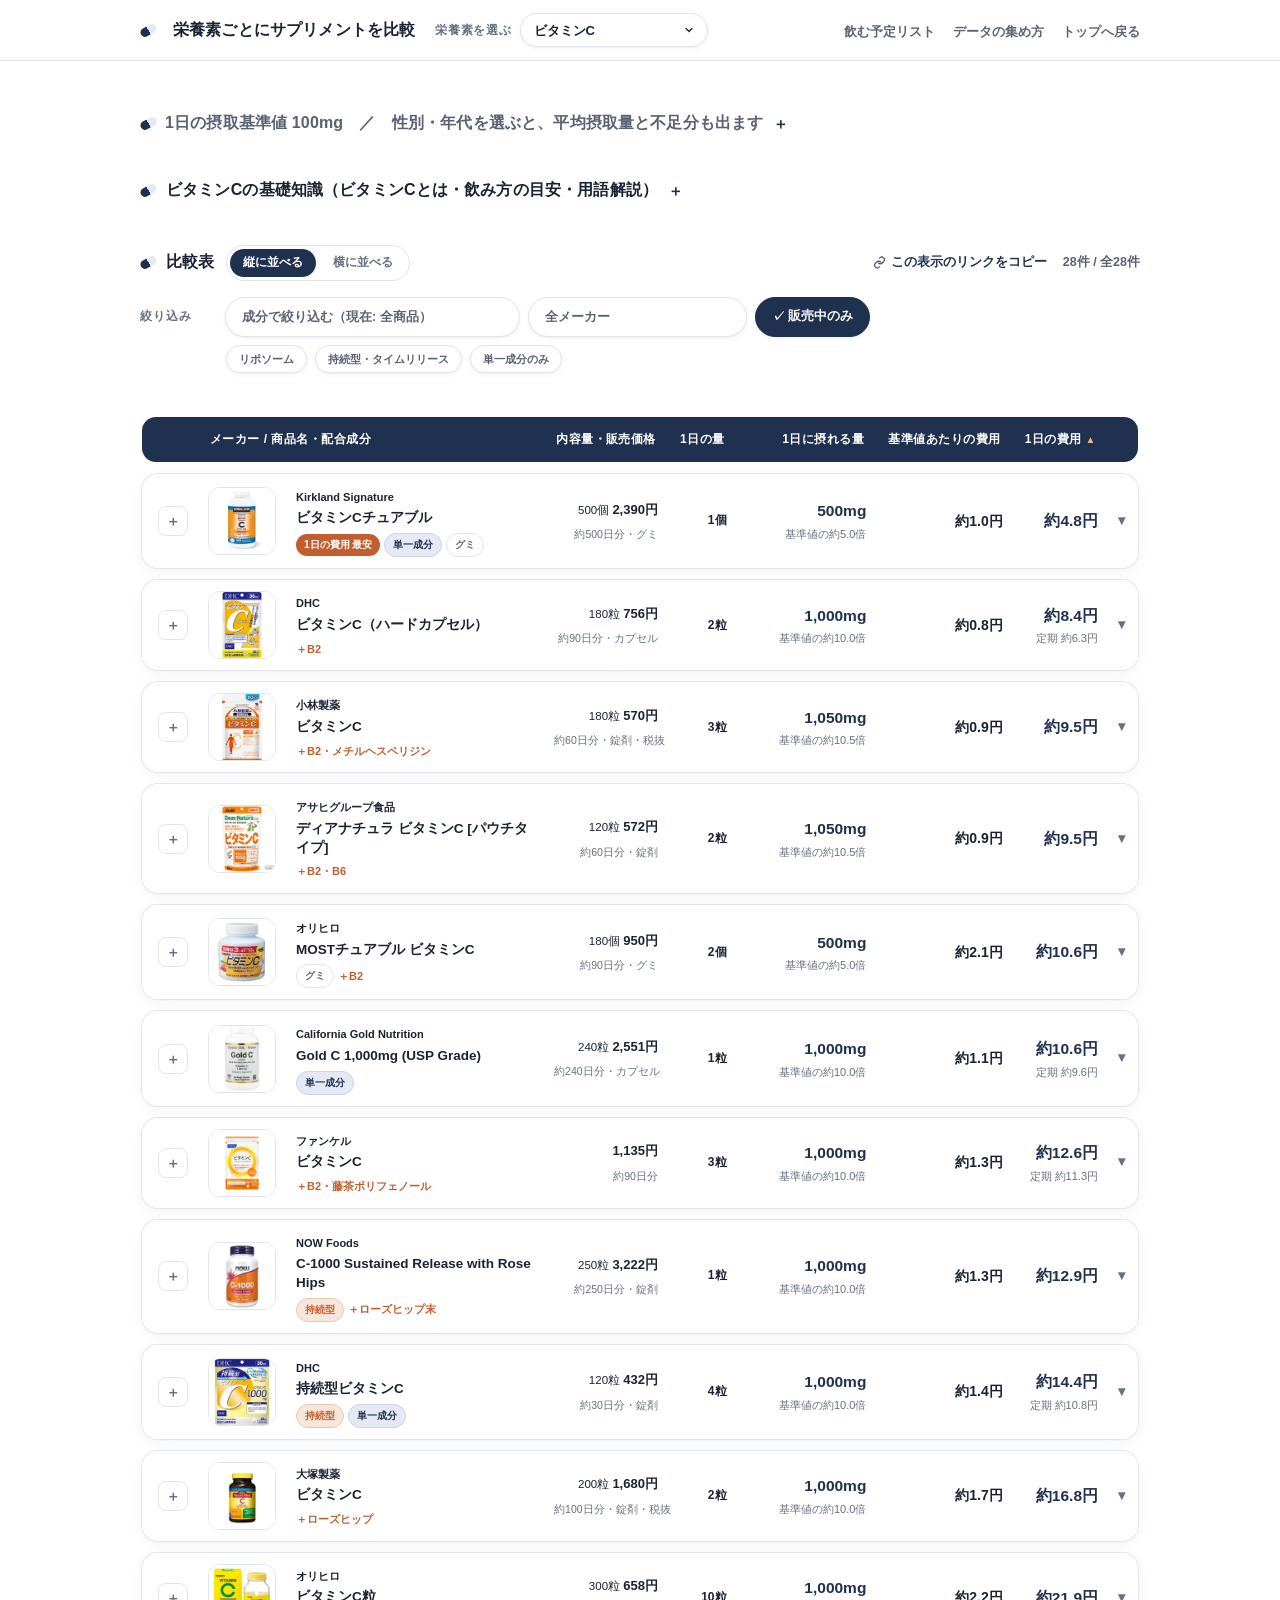
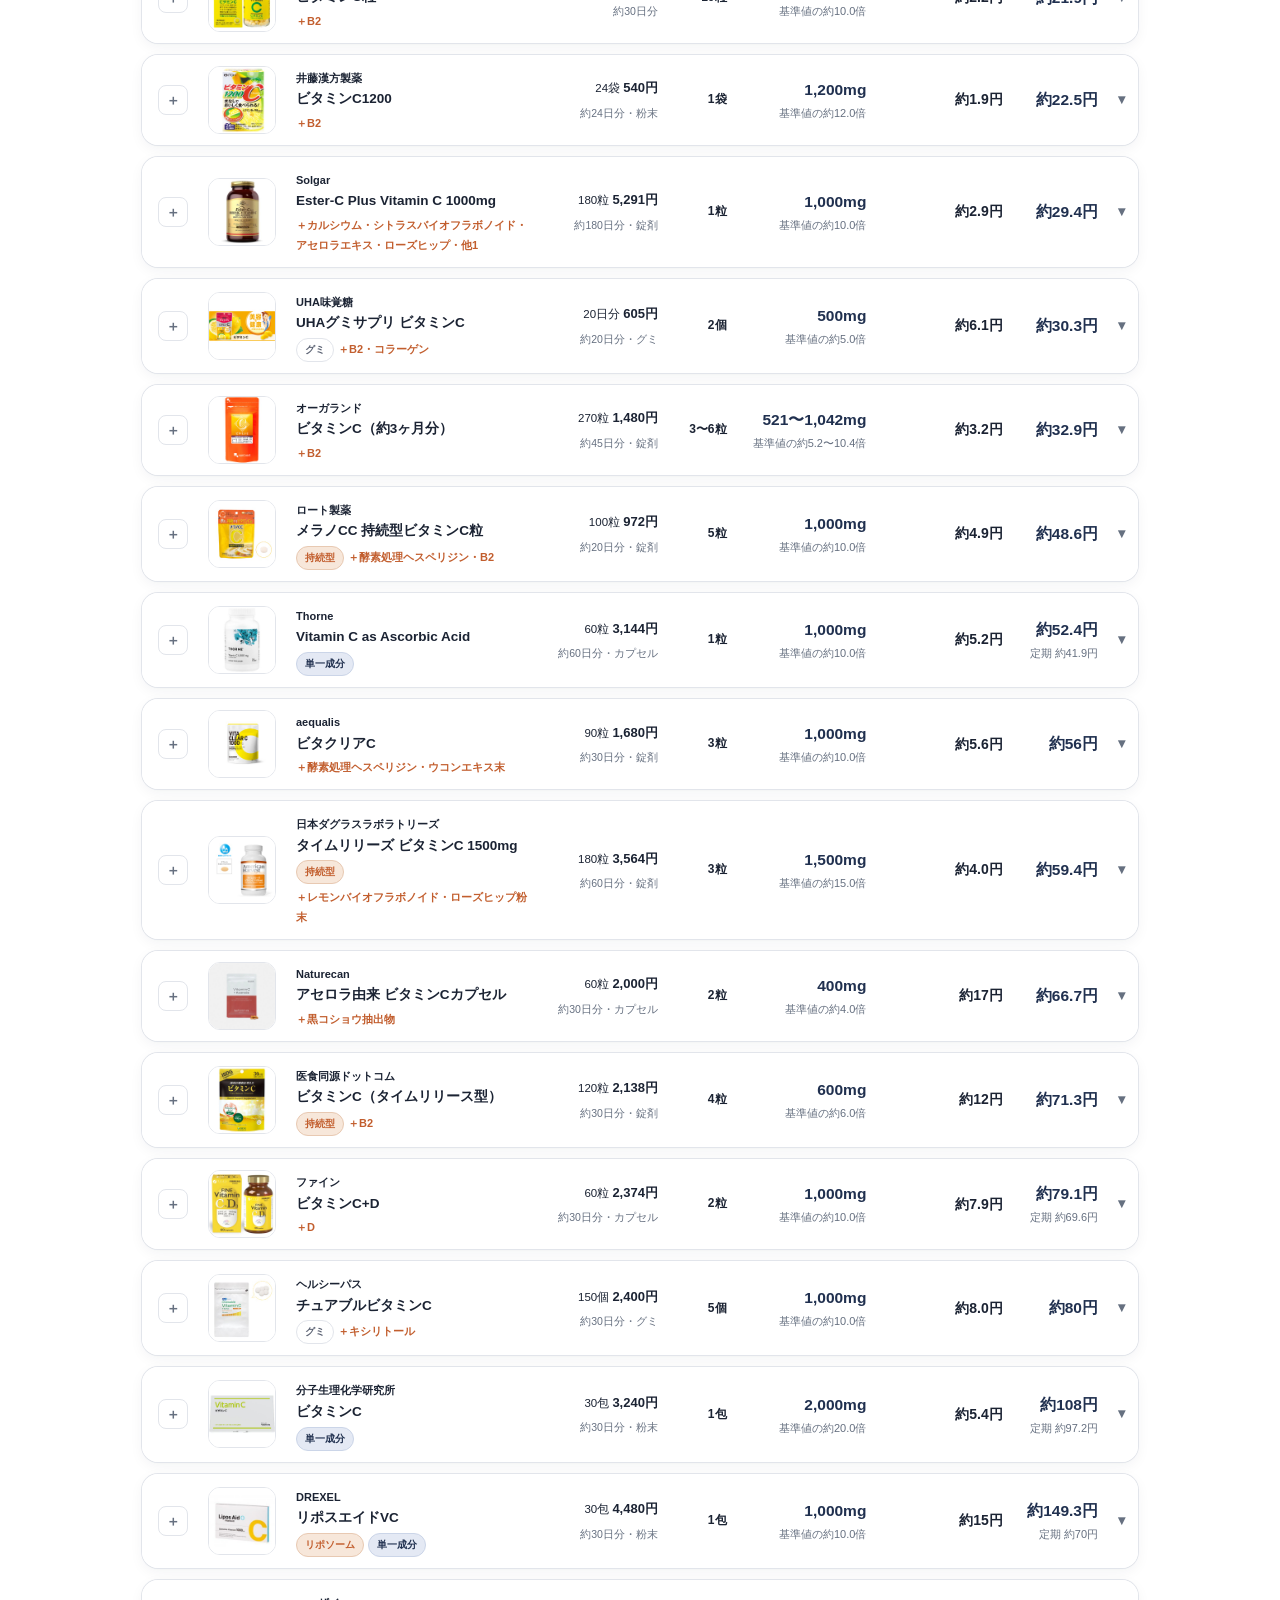
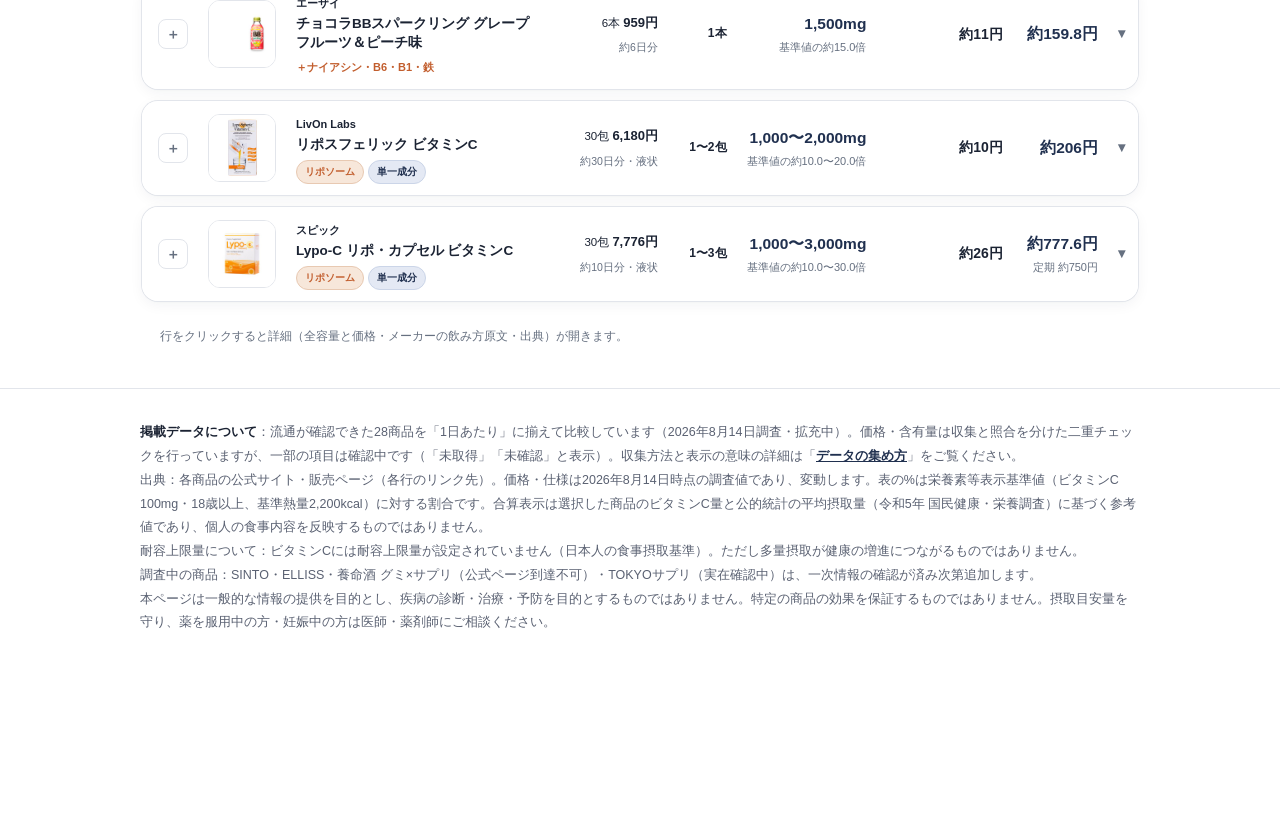
<file: vitamin-c.html>
<!doctype html>
<html lang="ja">
<head>
<meta charset="utf-8">
<meta name="viewport" content="width=device-width, initial-scale=1">
<meta name="robots" content="noindex">
<meta property="og:title" content="ビタミンC 商品比較 ─ 28商品を1日あたりで比べる">
<meta property="og:description" content="定番からリポソーム・持続型まで、ビタミンC商品を「1日あたりの量と価格」に換算してフラットに比較。">
<meta property="og:type" content="website">
<meta property="og:url" content="https://takemoritoshihiko-png.github.io/supplement-db-site/vitamin-c.html">
<meta name="twitter:card" content="summary">
<title>ビタミンC 商品比較（28商品・1日あたりで比べる） | 栄養素ごとにサプリメントを比較</title>
<link rel="stylesheet" href="compare.css?v=202608151423">
</head>
<body>
<div class="sitebar"><div class="wrap sb-in"><h1 class="slogo-h"><a class="slogo" href="index.html"><span class="icap"></span>栄養素ごとにサプリメントを比較</a></h1><label class="nutpick"><span class="npl">栄養素を選ぶ</span><select id="nutsel" aria-label="栄養素を選ぶ"><option value="vitamin-c.html" selected>ビタミンC</option><option value="vitamin-d.html">ビタミンD</option><option value="calcium.html">カルシウム</option><option value="" disabled>亜鉛（調査中）</option><option value="" disabled>鉄（調査中）</option><option value="" disabled>マグネシウム（調査中）</option></select></label><nav class="snav"><a href="matrix.html">飲む予定リスト</a><a href="about-data.html">データの集め方</a><a href="index.html">トップへ戻る</a></nav></div></div>
<header class="page">
  <div class="wrap">
    <!-- 基準値は既定で1行に畳む。商品1日分は不足分の18〜91倍（C/D）あり、
         「あと◯mg」を大きく出す価値が薄いため（2026-08-15竹森氏指示・案A） -->
    <details class="you" id="youbox">
      <summary><span class="icap"></span><span class="yousum" id="yousum"></span></summary>
      <div class="youbody">
        <div class="tnote">※平均は公的統計の値で、あなた自身の食事ではありません。商品を＋で選ぶと、食事平均との合算を下のバーに表示します。</div>
        <div class="btns" id="youbtns">
          <button data-k="sex" data-v="m">男性</button>
          <button data-k="sex" data-v="f">女性</button>
          <span style="width:8px"></span>
          <button data-k="age" data-v="20">20代</button>
          <button data-k="age" data-v="30">30代</button>
          <button data-k="age" data-v="40">40代</button>
          <button data-k="age" data-v="50">50代</button>
          <button data-k="age" data-v="60">60代</button>
          <button data-k="age" data-v="70">70代</button>
          <button data-k="age" data-v="80">80代〜</button>
        </div>
        <div class="stat" id="youstat"></div>
      </div>
    </details>
    </div>
  </div>
</header>

<div class="wrap">
<details class="guide">
<summary><span class="icap"></span><b style="color:var(--ink)">ビタミンCの基礎知識（ビタミンCとは・飲み方の目安・用語解説）</b></summary>
<div class="gbody">
<div class="gsec gsec1">1. ビタミンCとは</div>
<div class="glead">皮膚や粘膜の健康維持を助け、抗酸化作用を持つとされる栄養素です。体内で作れないため食品からの摂取が必要で、20〜60代の平均摂取量は基準値100mg/日に届いていません（令和5年 国民健康・栄養調査）。</div>
<div class="gsec">2. 飲み方の目安</div>
ビタミンCは水に溶けやすく、一度に多く摂っても使われなかった分は排泄されやすいため、<b style="color:var(--ink)">数回に分けて</b>摂るのがよいとされています。メーカーの指定があればそちらが優先です（各行の詳細に原文を掲載）。<br>
<span style="font-size:11.5px;color:var(--ink3)">※「リポソーム」「持続型」など製剤の型の意味は下の用語解説へ。型が異なる商品は、単純な価格比較になじまない場合があります。</span>
<div class="gsec">3. ビタミンCならではの用語</div>
<dl class="gdl"><dt>アスコルビン酸</dt><dd>ビタミンCの化学名です。</dd><dt>リポソーム</dt><dd>ビタミンCを脂質の膜で包んだ製剤。メーカー表示に基づく事実の分類です。</dd><dt>持続型・タイムリリース</dt><dd>ゆっくり溶けるよう設計された製剤。メーカー表示に基づく事実の分類です。</dd><dt>Ester-C®</dt><dd>アスコルビン酸カルシウムを主体とするビタミンC原料の商標です。</dd><dt>Quali-C®</dt><dd>英国製ビタミンC原料の商標です。</dd></dl>
<div class="gsec">4. サプリ選びの基本用語（全栄養素共通）</div>
<dl class="gdl"><dt>μg（マイクログラム）</dt><dd>1mg=1,000μg。ビタミンDなど微量栄養素の単位です。</dd><dt>目安量・推奨量・耐容上限量</dt><dd>「日本人の食事摂取基準」の用語。目安量=良好な栄養状態の維持に十分とされる量／推奨量=ほとんどの人が必要量を満たすとされる量／耐容上限量=習慣的に超えると健康障害のリスクが高まりはじめるとされる量（食品からの摂取分を含む総量）。</dd><dt>栄養素等表示基準値</dt><dd>商品パッケージの（◯%）表示の分母になる、表示のための全国共通の基準値（18歳以上・基準熱量2,200kcal）。当サイトの%もこの物差しに揃えています（ビタミンDのみ目安量9.0μg基準）。</dd><dt>栄養機能食品</dt><dd>国が定めた基準量の範囲で、栄養成分の機能を表示できる食品。自己認証制で届出は不要です。</dd><dt>機能性表示食品</dt><dd>事業者が科学的根拠を消費者庁に届け出た食品。国が個別に審査・許可したものではありません。</dd><dt>単一成分／複合</dt><dd>主成分だけを配合しているか、他の栄養素・成分も一緒に配合されているかの区別です。</dd><dt>GMP</dt><dd>製造工程の品質管理基準。当サイトの表示はメーカーの表示の転記であり、真偽の検証はしていません。</dd></dl>
</div>
</details>
</div>


<div class="wrap tablehead">
  <span class="icap"></span><b class="th-title" id="cmptitle">比較表</b>
  <span class="vsw" role="group" aria-label="表の見せ方"><button type="button" data-view="list" class="on">縦に並べる</button><button type="button" data-view="board">横に並べる</button></span>
  <button class="sharebtn" id="sharebtn" title="いま絞り込んでいる条件をURLにしてコピーします"><svg width="13" height="13" viewBox="0 0 24 24" fill="none" stroke="currentColor" stroke-width="2.2" stroke-linecap="round" aria-hidden="true"><path d="M10 13a5 5 0 0 0 7 0l3-3a5 5 0 0 0-7-7l-1 1"/><path d="M14 11a5 5 0 0 0-7 0l-3 3a5 5 0 0 0 7 7l1-1"/></svg>この表示のリンクをコピー</button>
  <span class="count" id="count"></span>
</div>

<div class="controls">
  <div class="wrap row1">
    <span class="lbl">絞り込み</span>
    <select class="mkr" id="ingsel"><option value="">成分で絞り込む（現在: 全商品）</option></select>
    <select class="mkr" id="mksel"><option value="">全メーカー</option></select>
    <label class="flt"><input type="checkbox" data-f="onsale" checked>販売中のみ</label>
    <span id="dchips">
    <label class="flt"><input type="checkbox" data-f="lipo">リポソーム</label>
    <label class="flt"><input type="checkbox" data-f="tr">持続型・タイムリリース</label>
    <label class="flt"><input type="checkbox" data-f="single">単一成分のみ</label>
    </span>
    <div id="msort"><span class="lbl2">並び替え</span><button data-s="price" class="on">1日の費用 ▲</button><button data-s="perGoal">基準値あたりの費用</button><button data-s="amt">1日に摂れる量</button></div>
  </div>
</div>

<main><div class="wrap">
<div id="sharedbanner" class="sharedbanner" style="display:none"></div>
<div id="ingnote" style="display:none;border:1px solid var(--g1-line);background:var(--g1-soft);border-radius:10px;padding:9px 14px;margin-bottom:12px;font-size:12.5px;color:var(--ink2)"></div>
<div id="listview"><div class="tablewrap"><table class="cmp" aria-labelledby="cmptitle"><thead><tr><th></th><th>メーカー / 商品名・配合成分</th><th class="num wrapok">内容量・販売価格</th><th class="num wrapok">1日の量</th><th class="num sortable wrapok" data-s="amt"><span class="tl">1日に摂れる量</span> <span class="arr"></span></th><th class="num sortable goalh wrapok" data-s="perGoal"><span class="tl">基準値あたりの費用</span> <span class="arr"></span></th><th class="num sortable wrapok on" data-s="price"><span class="tl">1日の費用</span> <span class="arr">▲</span></th><th></th></tr></thead><tbody id="list"></tbody></table></div><p class="note" style="margin-top:10px">行をクリックすると詳細（全容量と価格・メーカーの飲み方原文・出典）が開きます。</p></div>
<div id="boardview" hidden>
  <p class="scrollhint" id="bhint"></p>
  <div class="boardwrap"><table class="board" id="board"></table></div>
</div></div></main>

<div id="sumbar">
  <div class="inner">
    <div class="l0" id="sumcompact"></div>
    <button class="clear" id="clearpick">すべて外す</button>
    <a class="mtxlink" href="matrix.html">リストの詳細（費用・充足率） →</a>
    <div id="picklist"></div>
    <div class="l1" id="sumline"></div>
    <div class="bar" id="sumbarviz"><div class="diet"></div><div class="supp"></div><div class="goalmark"></div></div>
    <div class="l2" id="sumnote"></div>
  </div>
</div>

<div class="dlg" id="dlg" hidden>
  <div class="dlgbd"></div>
  <div class="dlgbox" role="dialog" aria-modal="true" aria-labelledby="dlgttl">
    <div class="dlghd">
      <div class="ph" id="dlgph"></div>
      <div class="who"><div class="mk" id="dlgmk"></div><h2 id="dlgttl"></h2></div>
      <button class="dlgnav" data-nav="-1" title="前の商品" aria-label="前の商品">←</button>
      <button class="dlgnav" data-nav="1" title="次の商品" aria-label="次の商品">→</button>
      <button class="dlgx" title="閉じる" aria-label="閉じる">×</button>
    </div>
    <div class="dlgbody" id="dlgbody"></div>
  </div>
</div>
<footer>
  <div class="wrap legal">
<b style="color:var(--ink)">掲載データについて</b>：流通が確認できた28商品を「1日あたり」に揃えて比較しています（2026年8月14日調査・拡充中）。価格・含有量は収集と照合を分けた二重チェックを行っていますが、一部の項目は確認中です（「未取得」「未確認」と表示）。収集方法と表示の意味の詳細は「<a href="about-data.html" style="color:var(--g1);font-weight:700">データの集め方</a>」をご覧ください。<br>
出典：各商品の公式サイト・販売ページ（各行のリンク先）。価格・仕様は2026年8月14日時点の調査値であり、変動します。表の%は栄養素等表示基準値（ビタミンC 100mg・18歳以上、基準熱量2,200kcal）に対する割合です。合算表示は選択した商品のビタミンC量と公的統計の平均摂取量（令和5年 国民健康・栄養調査）に基づく参考値であり、個人の食事内容を反映するものではありません。<br>
耐容上限量について：ビタミンCには耐容上限量が設定されていません（日本人の食事摂取基準）。ただし多量摂取が健康の増進につながるものではありません。<br>
調査中の商品：SINTO・ELLISS・養命酒 グミ×サプリ（公式ページ到達不可）・TOKYOサプリ（実在確認中）は、一次情報の確認が済み次第追加します。<br>本ページは一般的な情報の提供を目的とし、疾病の診断・治療・予防を目的とするものではありません。特定の商品の効果を保証するものではありません。摂取目安量を守り、薬を服用中の方・妊娠中の方は医師・薬剤師にご相談ください。
  </div>
</footer>

<script src="data-vc.js?v=202608151423"></script>
<script>window.NUT = {"slug":"vc","name":"ビタミンC","shortLabel":"C","unit":"mg","dec":0,"goal":100,"ul":null,"goalLabel":"基準値","goalLabelFull":"栄養素等表示基準値","goalSuffix":"","confirm":"2026-08-14","diet":{"m":{"20":66,"30":67,"40":66,"50":78,"60":96,"70":113,"80":127},"f":{"20":65,"30":66,"40":71,"50":78,"60":99,"70":128,"80":126}},"chips":[{"f":"lipo","label":"リポソーム","kind":"tech","pattern":"リポソーム"},{"f":"tr","label":"持続型・タイムリリース","kind":"tech","pattern":"タイムリリース|持続型"},{"f":"single","label":"単一成分のみ","kind":"comp"}],"badges":[{"kind":"tech","pattern":"リポソーム","label":"リポソーム","cls":"k2"},{"kind":"tech","pattern":"タイムリリース|持続型","label":"持続型","cls":"k2"},{"kind":"comp","label":"単一成分","cls":"d3"},{"kind":"chew","label":"グミ","cls":""}],"ingFallbacks":[],"ingGroups":[{"key":"ビタミンB群","pattern":"ビタミンB|ナイアシン|パントテン酸"},{"key":"フラボノイド類","pattern":"ルチン|ヘスペリジン|バイオフラボノイド"},{"key":"天然ビタミンC源","pattern":"ローズヒップ|アセロラ"},{"key":"美容系の成分","pattern":"コラーゲン|ヒアルロン酸|セラミド|プロテオグリカン|エラスチン"},{"key":"その他の成分","pattern":"."}],"youUnselectedText":"未選択のときは栄養素等表示基準値 <b>100mg/日</b>（パッケージの%表示と同じ物差し）を基準に表示します。耐容上限量は設定されていません（食事摂取基準）。","youStaticText":"表の%はこの基準値（パッケージの%表示と同じ物差し）に対する割合です。ビタミンCには耐容上限量は設定されていません（食事摂取基準）。","sumStaticNote":"ビタミンCには耐容上限量は設定されていません（食事摂取基準）。"};</script>
<script src="board.js?v=202608151423"></script>
<script src="compare.js?v=202608151423"></script>
</body>
</html>
</file>
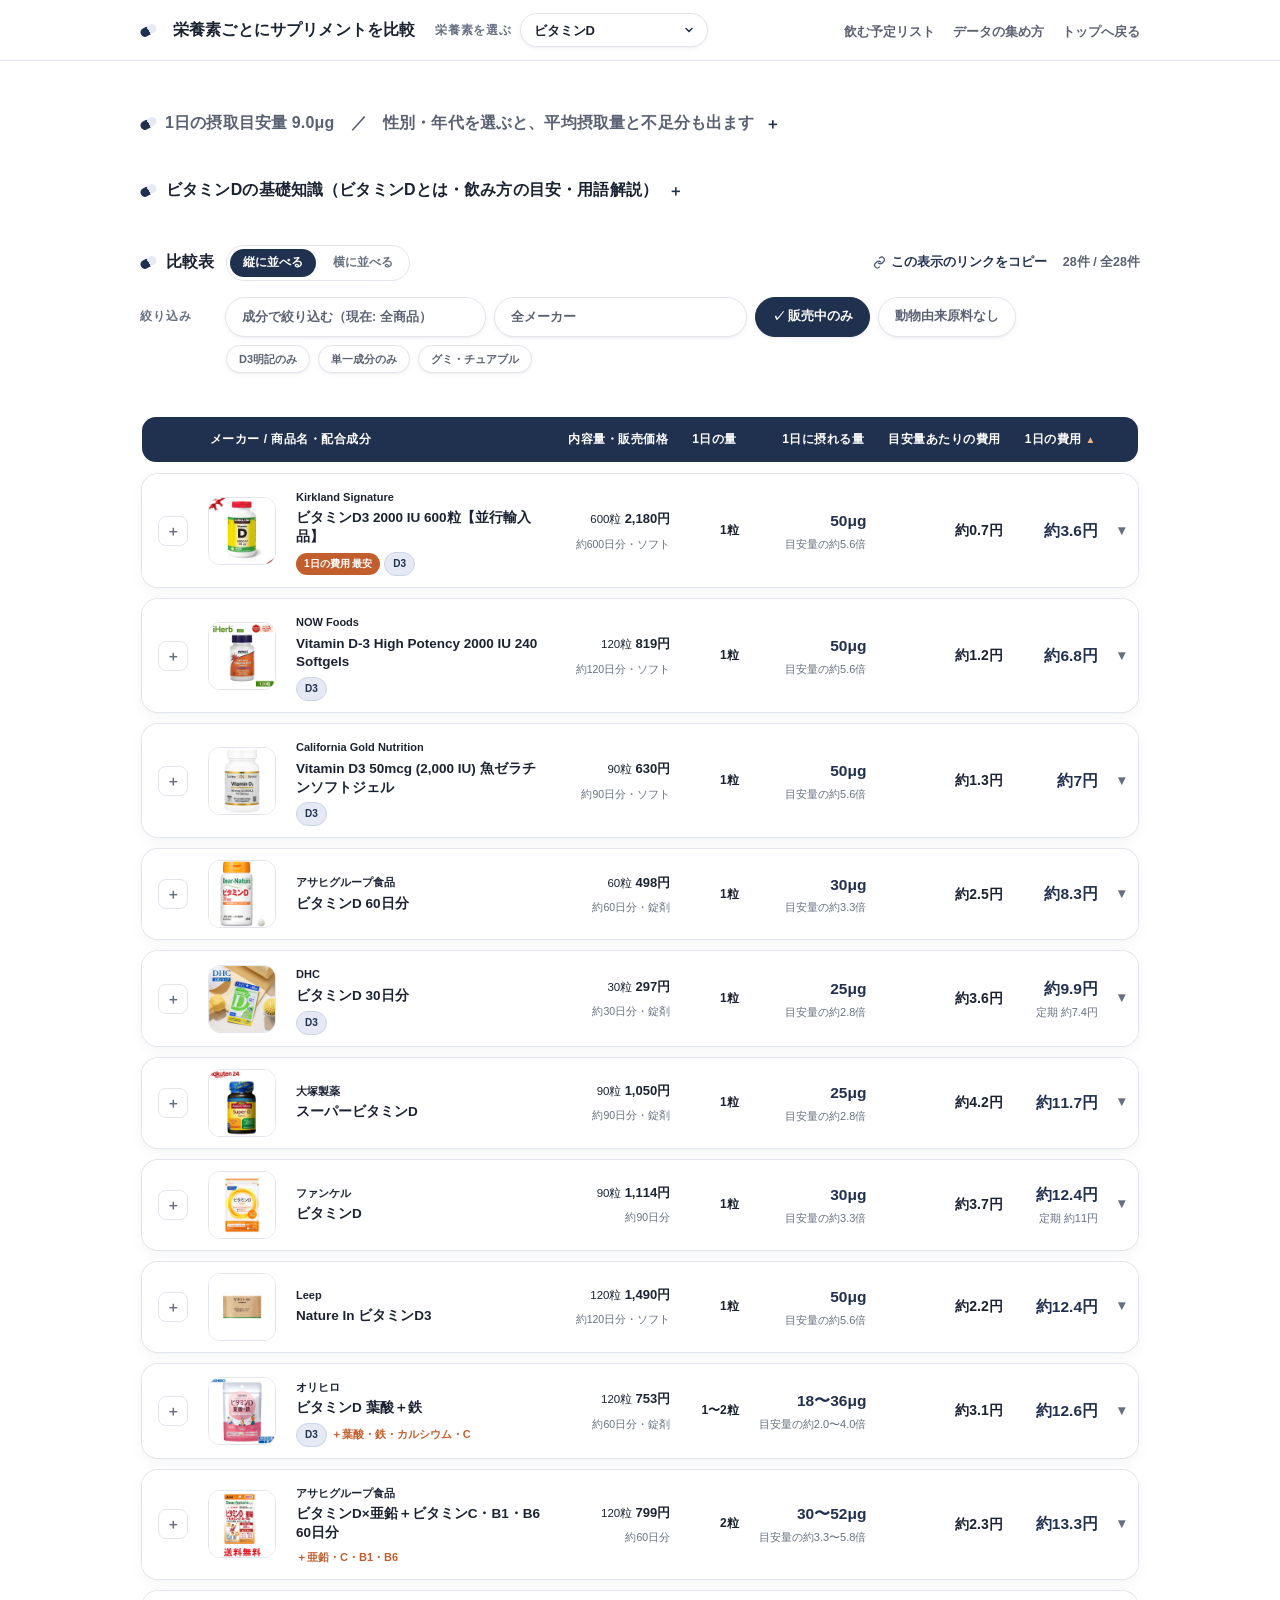
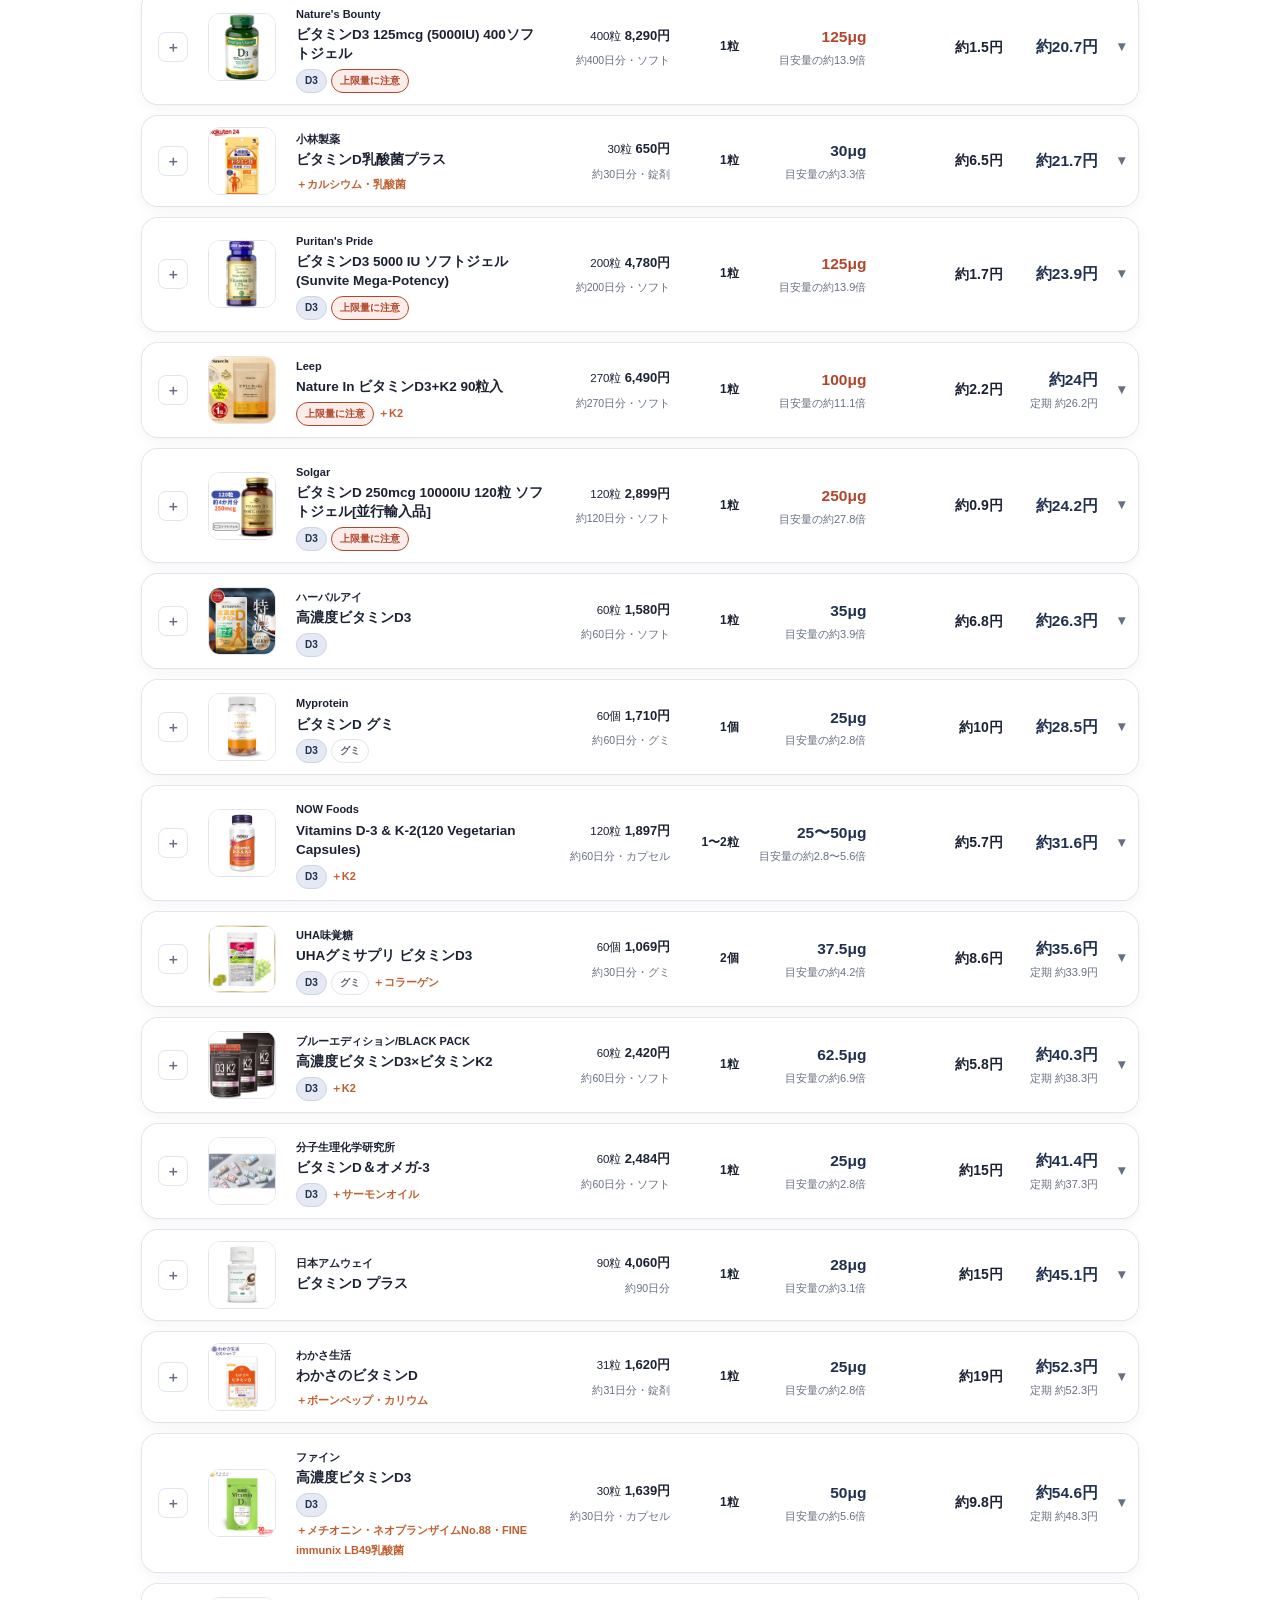
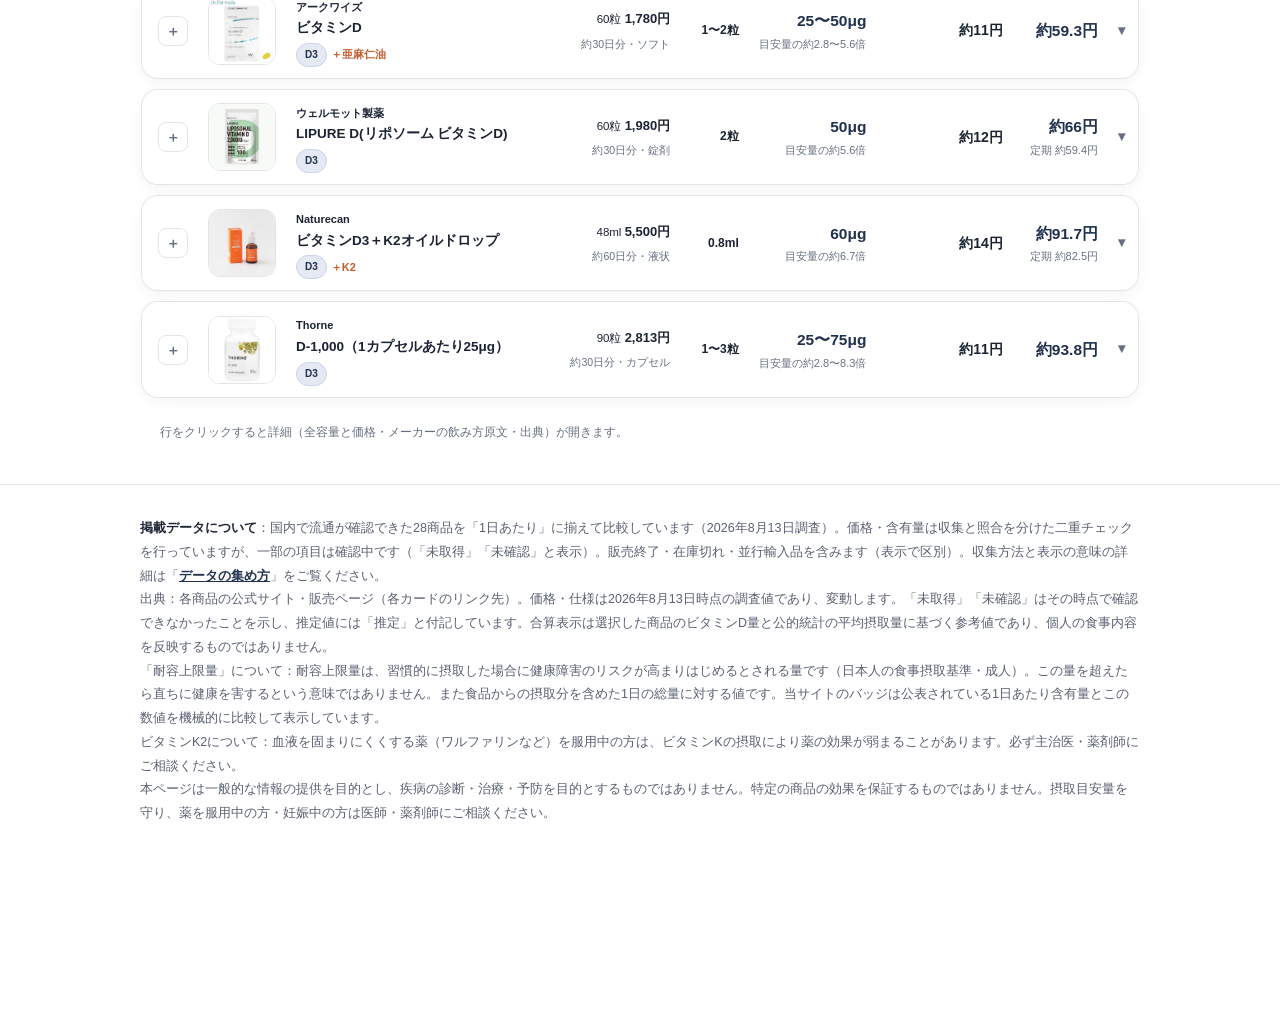
<file: vitamin-d.html>
<!doctype html>
<html lang="ja">
<head>
<meta charset="utf-8">
<meta name="viewport" content="width=device-width, initial-scale=1">
<meta name="robots" content="noindex">
<meta property="og:title" content="ビタミンD 商品比較 ─ 28商品を1日あたりで比べる">
<meta property="og:description" content="バラバラな単位を「1日あたりの量と価格」に換算して、国内で流通するビタミンD商品をフラットに比較。">
<meta property="og:type" content="website">
<meta property="og:url" content="https://takemoritoshihiko-png.github.io/supplement-db-site/vitamin-d.html">
<meta name="twitter:card" content="summary">
<title>ビタミンD 商品比較（28商品・1日あたりで比べる） | 栄養素ごとにサプリメントを比較</title>
<link rel="stylesheet" href="compare.css?v=202608151423">
</head>
<body>
<div class="sitebar"><div class="wrap sb-in"><h1 class="slogo-h"><a class="slogo" href="index.html"><span class="icap"></span>栄養素ごとにサプリメントを比較</a></h1><label class="nutpick"><span class="npl">栄養素を選ぶ</span><select id="nutsel" aria-label="栄養素を選ぶ"><option value="vitamin-c.html">ビタミンC</option><option value="vitamin-d.html" selected>ビタミンD</option><option value="calcium.html">カルシウム</option><option value="" disabled>亜鉛（調査中）</option><option value="" disabled>鉄（調査中）</option><option value="" disabled>マグネシウム（調査中）</option></select></label><nav class="snav"><a href="matrix.html">飲む予定リスト</a><a href="about-data.html">データの集め方</a><a href="index.html">トップへ戻る</a></nav></div></div>
<header class="page">
  <div class="wrap">
    <!-- 基準値は既定で1行に畳む。商品1日分は不足分の18〜91倍（C/D）あり、
         「あと◯mg」を大きく出す価値が薄いため（2026-08-15竹森氏指示・案A） -->
    <details class="you" id="youbox">
      <summary><span class="icap"></span><span class="yousum" id="yousum"></span></summary>
      <div class="youbody">
        <div class="tnote">※平均は公的統計の値で、あなた自身の食事ではありません。商品を＋で選ぶと、食事平均との合算を下のバーに表示します。</div>
        <div class="btns" id="youbtns">
          <button data-k="sex" data-v="m">男性</button>
          <button data-k="sex" data-v="f">女性</button>
          <span style="width:8px"></span>
          <button data-k="age" data-v="20">20代</button>
          <button data-k="age" data-v="30">30代</button>
          <button data-k="age" data-v="40">40代</button>
          <button data-k="age" data-v="50">50代</button>
          <button data-k="age" data-v="60">60代</button>
          <button data-k="age" data-v="70">70代</button>
          <button data-k="age" data-v="80">80代〜</button>
        </div>
        <div class="stat" id="youstat"></div>
      </div>
    </details>
    </div>
  </div>
</header>

<div class="wrap">
<details class="guide">
<summary><span class="icap"></span><b style="color:var(--ink)">ビタミンDの基礎知識（ビタミンDとは・飲み方の目安・用語解説）</b></summary>
<div class="gbody">
<div class="gsec gsec1">1. ビタミンDとは</div>
<div class="glead">カルシウムの吸収を助け、骨や歯を健康に保つために必要とされる栄養素です。日本人の食事からの平均摂取量は、どの年代も国の目安量9.0μg/日に届いていません（令和5年 国民健康・栄養調査）。</div>
<div class="gsec">2. 飲み方の目安</div>
<b style="color:var(--ink)">1日1回・食後</b>がおすすめとされています（体に蓄積するため分割は不要、脂と一緒だと吸収されやすいため）。時間帯はいつでも構いません。<br>
<span style="font-size:11.5px;color:var(--ink3)">※メーカーの指定があればそちらが優先（各行の詳細に原文を掲載）。効果を保証するものではありません。「D3」などの表記の意味は下の用語解説へ。</span>
<div class="gsec">3. ビタミンDならではの用語</div>
<dl class="gdl"><dt>IU（国際単位）</dt><dd>ビタミンD量の旧来の単位。1μg=40IUです（例: 2000IU=50μg）。</dd><dt>ビタミンD3とD2</dt><dd>D3=動物由来で、日光を浴びて体内で作られるものと同じ型。D2=キノコなど植物由来の型。市販サプリはほぼD3です。</dd><dt>「D3」バッジの意味</dt><dd>ラベルに「ビタミンD3」と明記された商品にだけ付けています。表記がない商品は「形態表記なし」として扱い、推測で断定しません。</dd><dt>ビタミンK2との併配合</dt><dd>一部商品が配合。血液を固まりにくくする薬（ワルファリン等）を服用中の方は必ず主治医・薬剤師にご相談ください。</dd></dl>
<div class="gsec">4. サプリ選びの基本用語（全栄養素共通）</div>
<dl class="gdl"><dt>μg（マイクログラム）</dt><dd>1mg=1,000μg。ビタミンDなど微量栄養素の単位です。</dd><dt>目安量・推奨量・耐容上限量</dt><dd>「日本人の食事摂取基準」の用語。目安量=良好な栄養状態の維持に十分とされる量／推奨量=ほとんどの人が必要量を満たすとされる量／耐容上限量=習慣的に超えると健康障害のリスクが高まりはじめるとされる量（食品からの摂取分を含む総量）。</dd><dt>栄養素等表示基準値</dt><dd>商品パッケージの（◯%）表示の分母になる、表示のための全国共通の基準値（18歳以上・基準熱量2,200kcal）。当サイトの%もこの物差しに揃えています（ビタミンDのみ目安量9.0μg基準）。</dd><dt>栄養機能食品</dt><dd>国が定めた基準量の範囲で、栄養成分の機能を表示できる食品。自己認証制で届出は不要です。</dd><dt>機能性表示食品</dt><dd>事業者が科学的根拠を消費者庁に届け出た食品。国が個別に審査・許可したものではありません。</dd><dt>単一成分／複合</dt><dd>主成分だけを配合しているか、他の栄養素・成分も一緒に配合されているかの区別です。</dd><dt>GMP</dt><dd>製造工程の品質管理基準。当サイトの表示はメーカーの表示の転記であり、真偽の検証はしていません。</dd></dl>
</div>
</details>
</div>


<div class="wrap tablehead">
  <span class="icap"></span><b class="th-title" id="cmptitle">比較表</b>
  <span class="vsw" role="group" aria-label="表の見せ方"><button type="button" data-view="list" class="on">縦に並べる</button><button type="button" data-view="board">横に並べる</button></span>
  <button class="sharebtn" id="sharebtn" title="いま絞り込んでいる条件をURLにしてコピーします"><svg width="13" height="13" viewBox="0 0 24 24" fill="none" stroke="currentColor" stroke-width="2.2" stroke-linecap="round" aria-hidden="true"><path d="M10 13a5 5 0 0 0 7 0l3-3a5 5 0 0 0-7-7l-1 1"/><path d="M14 11a5 5 0 0 0-7 0l-3 3a5 5 0 0 0 7 7l1-1"/></svg>この表示のリンクをコピー</button>
  <span class="count" id="count"></span>
</div>

<div class="controls">
  <div class="wrap row1">
    <span class="lbl">絞り込み</span>
    <select class="mkr" id="ingsel"><option value="">成分で絞り込む（現在: 全商品）</option></select>
    <select class="mkr" id="mksel"><option value="">全メーカー</option></select>
    <label class="flt"><input type="checkbox" data-f="onsale" checked>販売中のみ</label>
    <label class="flt"><input type="checkbox" data-f="veg">動物由来原料なし</label><span id="dchips">
    <label class="flt"><input type="checkbox" data-f="d3">D3明記のみ</label>
    <label class="flt"><input type="checkbox" data-f="single">単一成分のみ</label>
    <label class="flt"><input type="checkbox" data-f="chew">グミ・チュアブル</label>
    </span>
    <div id="msort"><span class="lbl2">並び替え</span><button data-s="price" class="on">1日の費用 ▲</button><button data-s="perGoal">目安量あたりの費用</button><button data-s="amt">1日に摂れる量</button></div>
  </div>
</div>

<main><div class="wrap">
<div id="sharedbanner" class="sharedbanner" style="display:none"></div>
<div id="ingnote" style="display:none;border:1px solid var(--g1-line);background:var(--g1-soft);border-radius:10px;padding:9px 14px;margin-bottom:12px;font-size:12.5px;color:var(--ink2)"></div>
<div id="listview"><div class="tablewrap"><table class="cmp" aria-labelledby="cmptitle"><thead><tr><th></th><th>メーカー / 商品名・配合成分</th><th class="num wrapok">内容量・販売価格</th><th class="num wrapok">1日の量</th><th class="num sortable wrapok" data-s="amt"><span class="tl">1日に摂れる量</span> <span class="arr"></span></th><th class="num sortable goalh wrapok" data-s="perGoal"><span class="tl">目安量あたりの費用</span> <span class="arr"></span></th><th class="num sortable wrapok on" data-s="price"><span class="tl">1日の費用</span> <span class="arr">▲</span></th><th></th></tr></thead><tbody id="list"></tbody></table></div><p class="note" style="margin-top:10px">行をクリックすると詳細（全容量と価格・メーカーの飲み方原文・出典）が開きます。</p></div>
<div id="boardview" hidden>
  <p class="scrollhint" id="bhint"></p>
  <div class="boardwrap"><table class="board" id="board"></table></div>
</div></div></main>

<div id="sumbar">
  <div class="inner">
    <div class="l0" id="sumcompact"></div>
    <button class="clear" id="clearpick">すべて外す</button>
    <a class="mtxlink" href="matrix.html">リストの詳細（費用・充足率） →</a>
    <div id="picklist"></div>
    <div class="l1" id="sumline"></div>
    <div class="bar" id="sumbarviz"><div class="diet"></div><div class="supp"></div><div class="goalmark"></div></div>
    <div class="l2" id="sumnote"></div>
  </div>
</div>

<div class="dlg" id="dlg" hidden>
  <div class="dlgbd"></div>
  <div class="dlgbox" role="dialog" aria-modal="true" aria-labelledby="dlgttl">
    <div class="dlghd">
      <div class="ph" id="dlgph"></div>
      <div class="who"><div class="mk" id="dlgmk"></div><h2 id="dlgttl"></h2></div>
      <button class="dlgnav" data-nav="-1" title="前の商品" aria-label="前の商品">←</button>
      <button class="dlgnav" data-nav="1" title="次の商品" aria-label="次の商品">→</button>
      <button class="dlgx" title="閉じる" aria-label="閉じる">×</button>
    </div>
    <div class="dlgbody" id="dlgbody"></div>
  </div>
</div>
<footer>
  <div class="wrap legal">
<b style="color:var(--ink)">掲載データについて</b>：国内で流通が確認できた28商品を「1日あたり」に揃えて比較しています（2026年8月13日調査）。価格・含有量は収集と照合を分けた二重チェックを行っていますが、一部の項目は確認中です（「未取得」「未確認」と表示）。販売終了・在庫切れ・並行輸入品を含みます（表示で区別）。収集方法と表示の意味の詳細は「<a href="about-data.html" style="color:var(--g1);font-weight:700">データの集め方</a>」をご覧ください。<br>
出典：各商品の公式サイト・販売ページ（各カードのリンク先）。価格・仕様は2026年8月13日時点の調査値であり、変動します。「未取得」「未確認」はその時点で確認できなかったことを示し、推定値には「推定」と付記しています。合算表示は選択した商品のビタミンD量と公的統計の平均摂取量に基づく参考値であり、個人の食事内容を反映するものではありません。<br>
「耐容上限量」について：耐容上限量は、習慣的に摂取した場合に健康障害のリスクが高まりはじめるとされる量です（日本人の食事摂取基準・成人）。この量を超えたら直ちに健康を害するという意味ではありません。また食品からの摂取分を含めた1日の総量に対する値です。当サイトのバッジは公表されている1日あたり含有量とこの数値を機械的に比較して表示しています。<br>ビタミンK2について：血液を固まりにくくする薬（ワルファリンなど）を服用中の方は、ビタミンKの摂取により薬の効果が弱まることがあります。必ず主治医・薬剤師にご相談ください。<br>本ページは一般的な情報の提供を目的とし、疾病の診断・治療・予防を目的とするものではありません。特定の商品の効果を保証するものではありません。摂取目安量を守り、薬を服用中の方・妊娠中の方は医師・薬剤師にご相談ください。
  </div>
</footer>

<script src="data-vd.js?v=202608151423"></script>
<script>window.NUT = {"slug":"vd","name":"ビタミンD","shortLabel":"D","unit":"μg","dec":1,"goal":9,"ul":100,"goalLabel":"目安量","goalLabelFull":"目安量","goalSuffix":"（成人共通）","confirm":"2026-08-13","diet":{"m":{"20":4.7,"30":5.7,"40":5.5,"50":6,"60":7.8,"70":8.1,"80":8.7},"f":{"20":4.3,"30":4.8,"40":5.1,"50":5.1,"60":7,"70":7.8,"80":7.4}},"chips":[{"f":"veg","label":"動物由来原料なし","kind":"flag","field":"veg","persist":true},{"f":"d3","label":"D3明記のみ","kind":"flag","field":"d3"},{"f":"single","label":"単一成分のみ","kind":"comp"},{"f":"chew","label":"グミ・チュアブル","kind":"chew"}],"badges":[{"kind":"flag","field":"d3","label":"D3","cls":"d3"},{"kind":"chew","label":"グミ","cls":""}],"ingFallbacks":[{"tag":"ビタミンK2","amtField":"k2amt","unit":"μg","flagField":"k2"}],"ingGroups":[{"key":"ビタミンK","pattern":"ビタミンK"},{"key":"ミネラル","pattern":"カルシウム|マグネシウム|亜鉛|鉄"},{"key":"ほかのビタミン","pattern":"ビタミン|葉酸"},{"key":"その他の成分","pattern":"."}],"youUnselectedText":"未選択のときは成人共通の目安量 9.0μg/日 を基準に表示します（耐容上限 100μg/日・1μg=40IU）。","youStaticText":"","sumStaticNote":""};</script>
<script src="board.js?v=202608151423"></script>
<script src="compare.js?v=202608151423"></script>
</body>
</html>
</file>
<file: compare.css>
:root {
    --bg:#FFFFFF; --surface:#FFFFFF; --ink:#1B2333; --ink2:#5A6172; --ink3:#667080; --grey:#70747A;
    --line:#E2E5EB; --track:#EEF0F4;
    --g1:#20304F; --g1-soft:#E4E9F4; --g1-line:#CBD5E8;
    --g2:#C25E2E; --g2-soft:#F7E7DA; --g2-line:#E8C9B2;
    --ok:#2E7D4F; --ok-soft:#E8F4EC;
    --warn:#B3452C; --warn-soft:#FBEEEA;
    --cream:#FBF3EA; --gold:#D9A05B; --goldbg:#FDF8F1;
    --shadow:0 1px 2px rgba(27,35,51,.03), 0 4px 14px rgba(27,35,51,.05);
    --shadow-sm:0 1px 2px rgba(27,35,51,.04), 0 2px 6px rgba(27,35,51,.04);
  }
  @media (prefers-color-scheme: dark) {
    :root:not([data-theme="light"]) {
      --bg:#15161A; --surface:#1D1F25; --ink:#ECEDF0; --ink2:#9AA0AC; --ink3:#8A91A0; --grey:#969AA1;
      --line:#2A2D35; --track:#262932;
      --g1:#5E7FD1; --g1-soft:#1D2434; --g1-line:#31405E;
      --g2:#C97B3E; --g2-soft:#2A2018; --g2-line:#4A3521;
      --ok:#5CAD7F; --ok-soft:#1C2B22;
      --warn:#D96A4E; --warn-soft:#33201B;
      --cream:#2A241C; --gold:#8A6A38; --goldbg:#262119;
      --shadow:0 1px 2px rgba(0,0,0,.3), 0 8px 24px rgba(0,0,0,.35);
      --shadow-sm:0 1px 2px rgba(0,0,0,.3), 0 3px 10px rgba(0,0,0,.3);
    }
  }
  * { margin:0; padding:0; box-sizing:border-box; }
  body { background:var(--bg); color:var(--ink); font-weight:500; font-family:"Hiragino Kaku Gothic ProN","Hiragino Sans","Yu Gothic Medium","Yu Gothic","Noto Sans JP","Meiryo",sans-serif; font-size:15px; line-height:1.8; -webkit-font-smoothing:antialiased; font-feature-settings:"palt"; padding-bottom:130px; }
  .wrap { max-width:1040px; margin:0 auto; padding:0 20px; }
  header.page { padding:28px 0 16px; border-bottom:1px solid var(--line); }
  .back { font-size:13px; font-weight:700; color:var(--g1); text-decoration:none; }
  .eyebrow { font-size:11.5px; font-weight:700; letter-spacing:.16em; color:var(--ink3); margin:14px 0 8px; }
  header .tagline { font-size:16.5px; font-weight:700; color:var(--g1); margin-top:8px; }
  .stepn { display:inline-block; background:var(--g1); color:#fff; border-radius:100px; width:20px; height:20px; text-align:center; line-height:20px; font-size:12px; font-weight:800; margin-right:7px; }
  details.guide { border:1px solid var(--g2-line); background:var(--g2-soft); border-radius:12px; margin-bottom:16px; font-size:13px; color:var(--ink2); line-height:1.8; }
  details.guide summary { cursor:pointer; padding:12px 18px; font-size:13px; list-style:none; }
  details.guide summary::-webkit-details-marker { display:none; }
  details.guide summary::after { content:"開く ▾"; float:right; font-size:11.5px; color:var(--g2); font-weight:700; }
  details.guide[open] summary::after { content:"閉じる ▴"; }
  details.guide .gbody { padding:0 18px 12px; border-top:1px solid var(--g2-line); padding-top:10px; }
  .b.best { border-color:var(--ok); background:var(--ok-soft); color:var(--ok); font-weight:800; }
  h1 { font-size:clamp(26px,3.6vw,38px); font-weight:900; line-height:1.45; margin-top:12px; letter-spacing:.01em; }
  .sub { font-size:13.5px; color:var(--ink2); margin-top:8px; }

  .you { margin-top:16px; border:1px solid var(--g1-line); background:var(--g1-soft); border-radius:14px; padding:14px 18px; }
  .you .t { font-size:12px; font-weight:800; color:var(--g1); letter-spacing:.08em; margin-bottom:8px; }
  .you .btns { display:flex; flex-wrap:wrap; gap:6px; align-items:center; }
  .you button { font-size:12.5px; font-weight:700; padding:6px 14px; border-radius:100px; border:1.5px solid var(--line); background:var(--bg); color:var(--ink2); cursor:pointer; }
  .you button.on { border-color:var(--g1); background:var(--g1); color:#fff; }
  .you .stat { font-size:12.5px; color:var(--ink2); margin-top:8px; }
  .you .stat b { color:var(--ink); }

  .controls { position:sticky; top:0; z-index:10; background:var(--bg); border-bottom:1px solid var(--line); padding:12px 0; }
  .controls .row1 { display:flex; flex-wrap:wrap; gap:8px; align-items:center; }
  .controls .lbl { font-size:11.5px; font-weight:800; color:var(--ink3); letter-spacing:.08em; margin-right:2px; }
  .controls button.sortb, .controls label.flt {
    font-size:12.5px; font-weight:700; padding:7px 14px; border-radius:100px; cursor:pointer;
    border:1.5px solid var(--line); background:var(--bg); color:var(--ink2); user-select:none;
  }
  .controls button.sortb.on { border-color:var(--g1); background:var(--g1-soft); color:var(--ink); }
  .controls label.flt { display:inline-flex; align-items:center; gap:0; transition:background .12s, border-color .12s; }
  .controls label.flt:hover { border-color:var(--ink3); }
  .controls label.flt input { position:absolute; opacity:0; width:0; height:0; pointer-events:none; }
  .controls label.flt::before { content:""; width:0; overflow:hidden; font-weight:800; transition:width .12s; }
  .controls label.flt:has(input:checked) { border-color:var(--g1); background:var(--g1-soft); color:var(--g1); }
  .controls label.flt:has(input:checked)::before { content:"✓"; width:16px; }
  .count { font-size:12px; color:var(--ink3); margin-left:auto; }

  main { padding:24px 0 40px; }
  .card { border:1px solid var(--line); border-radius:16px; padding:20px 22px; margin-bottom:14px; background:var(--bg); }
  .card.picked { border-color:var(--g1); box-shadow:0 0 0 1.5px var(--g1); }
  .card .headrow { display:flex; justify-content:space-between; gap:12px; align-items:flex-start; flex-wrap:wrap; }
  .card .mk { font-size:12px; font-weight:800; color:var(--ink); letter-spacing:.04em; }
  .card .nm { font-size:17.5px; font-weight:800; line-height:1.5; margin-top:2px; }
  .pickb { flex:none; font-size:12.5px; font-weight:800; padding:8px 16px; border-radius:100px; border:1.5px solid var(--g1); background:var(--bg); color:var(--g1); cursor:pointer; white-space:nowrap; }
  .pickb.on { background:var(--g1); color:#fff; }
  .buyline { display:flex; flex-wrap:wrap; gap:8px; margin-top:12px; }
  .pack { border:1px solid var(--g1-line); background:var(--g1-soft); border-radius:10px; padding:7px 14px; font-size:13.5px; font-variant-numeric:tabular-nums; }
  .pack b { font-size:16px; font-weight:800; }
  .pack .per { font-size:11.5px; color:var(--ink3); margin-left:6px; }
  .pack.na { border-color:var(--line); background:var(--surface); color:var(--ink3); }
  a.pack { text-decoration:none; color:inherit; display:inline-block; }
  a.pack:hover { border-color:var(--g1); box-shadow:0 0 0 1px var(--g1); }
  .how { margin-top:10px; font-size:13.5px; color:var(--ink2); }
  .how b { color:var(--ink); font-weight:800; }
  .amt { margin-top:6px; font-size:13px; color:var(--ink2); }
  .amt b { color:var(--ink); font-weight:800; font-variant-numeric:tabular-nums; }
  .amt .x { color:var(--ink3); font-size:12px; }
  .badges { display:flex; flex-wrap:wrap; gap:6px; margin-top:12px; }
  .b { font-size:11px; font-weight:700; padding:3px 10px; border-radius:100px; border:1px solid var(--line); background:var(--surface); color:var(--ink2); }
  .b.d3 { border-color:var(--g1-line); background:var(--g1-soft); color:var(--g1); }
  .b.k2 { border-color:var(--g2-line); background:var(--g2-soft); color:var(--g2); }
  .b.warn { border-color:var(--warn); background:var(--warn-soft); color:var(--warn); }
  .b.end { border-color:var(--warn); color:var(--warn); background:var(--bg); }
  .meta { font-size:12px; color:var(--ink3); margin-top:10px; }
  .meta a { color:var(--g1); font-weight:700; text-decoration:none; }

  #sumbar { position:fixed; left:0; right:0; bottom:0; z-index:20; background:var(--bg); border-top:2px solid var(--g1); box-shadow:0 -4px 20px rgba(0,0,0,.08); display:none; }
  #sumbar.show { display:block; }
  #sumbar .inner { max-width:904px; margin:0 auto; padding:12px 20px 14px; }
  #sumbar .l1 { display:flex; flex-wrap:wrap; gap:6px 14px; align-items:baseline; font-size:13px; color:var(--ink2); }
  #sumbar .l1 b { font-size:15px; color:var(--ink); font-variant-numeric:tabular-nums; }
  #sumbar .verdict { font-weight:800; }
  #sumbar .verdict.ok { color:var(--ok); }
  #sumbar .verdict.warn { color:var(--warn); }
  #sumbar .bar { position:relative; height:12px; background:var(--track); border-radius:4px; margin-top:8px; }
  #sumbar .bar .diet { position:absolute; top:0; bottom:0; left:0; background:var(--ink3); opacity:.55; border-radius:4px 0 0 4px; }
  #sumbar .bar .supp { position:absolute; top:0; bottom:0; background:var(--g1); }
  #sumbar .bar.over .supp { background:var(--warn); }
  #sumbar .goalmark { position:absolute; top:-3px; bottom:-3px; width:2px; background:var(--ok); }
  #sumbar .l2 { font-size:12.5px; color:var(--ink2); margin-top:6px; }
  #sumbar .clear { float:right; font-size:12px; font-weight:700; color:var(--g2); background:none; border:none; cursor:pointer; }
  /* 比較テーブル */
  .tablewrap { overflow-x:auto; border:1px solid var(--line); border-radius:14px; }
  table.cmp { width:100%; min-width:640px; border-collapse:collapse; font-size:13.5px; }
  td.prod { min-width:220px; }
  td.packc, th.packh { width:73px; }
  td.dosec { width:45px; }
  td.amtc { width:76px; }
  td.goalc { width:70px; }
  td.goalc b { font-weight:800; font-size:14px; }
  td.pricec { width:82px; white-space:nowrap; }
  table.cmp th { position:sticky; top:0; background:var(--surface); font-size:11.5px; font-weight:800; color:var(--ink3); letter-spacing:.06em; text-align:left; padding:10px 12px; border-bottom:1px solid var(--line); white-space:nowrap; }
  table.cmp th.num, table.cmp td.num { text-align:right; font-variant-numeric:tabular-nums; white-space:nowrap; }
  table.cmp th.sortable { cursor:pointer; }
  table.cmp th.sortable.on { color:var(--g1); }
  table.cmp td { padding:13px 9px; border-bottom:1px solid var(--line); vertical-align:middle; }
  table.cmp tr.main { cursor:pointer; }
  table.cmp tr.main:hover { background:var(--surface); }
  table.cmp tr.main.sel { background:var(--g1-soft); }
  td.pcol { width:44px; }
  .addb { width:24px; height:24px; border-radius:100px; border:1.5px solid var(--g1); background:var(--bg); color:var(--g1); font-weight:800; font-size:12px; cursor:pointer; line-height:1; }
  .addb.on { background:var(--g1); color:#fff; }
  td.prod .mk2 { font-size:11px; font-weight:800; color:var(--ink); }
  .prodflex { display:flex; gap:20px; align-items:center; }
  .thumb { flex:none; width:58px; height:58px; border-radius:12px; border:1px solid var(--line); background:var(--surface); display:flex; align-items:center; justify-content:center; font-size:10.5px; font-weight:800; color:var(--ink3); overflow:hidden; text-align:center; line-height:1.2; }
  .thumb img { width:100%; height:100%; object-fit:contain; background:#fff; }

  /* ===== スマートフォン専用UI(600px以下): テーブルをカード型リストに再構成 ===== */
  #msort { display:none; }
  @media (max-width:600px){
    .wrap { padding:0 14px; }
    h1 { font-size:26px; }
    header .tagline { font-size:14.5px; }
    .tablewrap { border:none; border-radius:0; overflow-x:visible; }
    table.cmp { min-width:0; display:block; }
    table.cmp caption { display:block; }
    table.cmp thead { display:none; }
    table.cmp tbody { display:block; }
    table.cmp tr.main { display:grid; grid-template-columns:44px 1fr 92px; grid-template-rows:auto auto; align-items:center; gap:2px 8px; padding:12px 2px; border-bottom:1px solid var(--line); cursor:pointer; }
    table.cmp tr.main td { display:block; padding:0; border-bottom:none; }
    table.cmp td.pcol { grid-column:1; grid-row:1 / span 2; }
    table.cmp td.prod { grid-column:2; grid-row:1; min-width:0; }
    table.cmp td.pricec { grid-column:3; grid-row:1 / span 2; text-align:right; width:auto; }
    table.cmp td.packc { grid-column:2; grid-row:2; text-align:left; width:auto; font-size:12px; white-space:normal; }
    table.cmp td.packc .sub { display:inline; margin-left:4px; }
    table.cmp tr.main td.dosec, table.cmp tr.main td.amtc, table.cmp tr.main td.goalc { display:none; }
    td.packc .m-extra { display:inline; font-size:11px; color:var(--ink3); }
    table.cmp tr.main td.chev { display:none; }
    tr.detail { display:none; }
    tr.detail.open { display:block; padding:0 2px 14px; border-bottom:1px solid var(--line); }
    tr.detail.open td { display:block; padding:10px 0 0; border-bottom:none; }
    .thumb { width:88px; height:88px; }
    td.pricec b { font-size:17px; }
    #msort { display:flex; gap:8px; align-items:center; width:100%; margin-top:8px; }
    #msort .lbl2 { font-size:11.5px; font-weight:800; color:var(--ink3); letter-spacing:.08em; }
    #msort button { font-size:12px; font-weight:700; padding:6px 12px; border-radius:100px; border:1.5px solid var(--line); background:var(--bg); color:var(--ink2); cursor:pointer; }
    #msort button.on { border-color:var(--g1); background:var(--g1-soft); color:var(--g1); }
    #sumbar .inner { padding:10px 14px 12px; }
  }
  /* PC(601px以上)は従来のテーブル型を維持 */
  .m-extra { display:none; }
  .sponly { display:none; }
  @media (max-width:600px){ .pconly { display:none; } .sponly { display:inline; } }
  td.prod .nm2 { font-size:13.5px; font-weight:700; line-height:1.4; }
  td.amtc b { font-weight:800; font-size:14.5px; }
  td.amtc .pc { font-size:11px; color:var(--ink3); display:block; }
  td.amtc.ul b { color:var(--warn); }
  td.pricec b { font-weight:800; font-size:16px; }
  td.pricec .sb { font-size:11px; color:var(--ink3); display:block; }
  td.tagc { white-space:nowrap; }
  td.tagc .b { font-size:10px; padding:2px 8px; }
  td.chev { width:30px; color:var(--ink3); font-weight:800; }
  .rowchips { display:flex; flex-wrap:wrap; gap:4px; margin-top:5px; align-items:center; }
  .ingline { font-size:11px; color:var(--g2); font-weight:700; }
  td.packc { white-space:normal; font-size:11.5px; line-height:1.5; max-width:118px; }
  /* 統一ルール: 入りきらない文字は列を広げず小さく表示 */
  td.packc b { font-weight:800; font-size:13px; }
  td.packc .sub { display:block; font-size:10.5px; color:var(--ink3); }
  .rowchips .b { font-size:10px; padding:2px 8px; }
  tr.detail { display:none; background:var(--surface); }
  tr.detail.open { display:table-row; }
  tr.detail td { padding:14px 16px 16px 56px; }
  tr.detail .buyline { margin-top:0; }
  tr.detail .how { margin-top:8px; }
  tr.detail .badges { margin-top:8px; }
  tr.detail .meta { margin-top:8px; }
  table.cmp caption { }
  th .arr { font-size:10px; }
  td.dosec { white-space:normal; font-weight:700; font-size:12px; }
  th.wrapok { white-space:normal; line-height:1.4; }
  td.dosec .fm { display:block; font-size:10.5px; font-weight:400; color:var(--ink3); }
  td.pricec .pk { display:block; font-size:10.5px; color:var(--ink3); font-weight:400; }
  select.mkr { font-size:12.5px; font-weight:700; padding:7px 32px 7px 14px; border-radius:100px; border:1.5px solid var(--line); color:var(--ink2); cursor:pointer;
    appearance:none; -webkit-appearance:none;
    background:var(--bg) url("data:image/svg+xml,%3Csvg xmlns='http://www.w3.org/2000/svg' width='10' height='6'%3E%3Cpath d='M1 1l4 4 4-4' stroke='%23767a83' stroke-width='1.6' fill='none' stroke-linecap='round' stroke-linejoin='round'/%3E%3C/svg%3E") no-repeat right 12px center; }
  select.mkr:hover { border-color:var(--ink3); }
  select.mkr.on { border-color:var(--g1); background-color:var(--g1-soft); color:var(--g1); }
  footer { padding:32px 0 60px; border-top:1px solid var(--line); }
  footer .legal { font-size:12.5px; color:var(--ink2); line-height:1.9; }
  /* 栄養素切替ピル(h1直下) */
  .nutswitch { display:flex; flex-wrap:wrap; gap:8px; margin-top:14px; align-items:center; }
  .nutswitch .nsl { font-size:11.5px; font-weight:800; color:var(--ink3); letter-spacing:.08em; margin-right:2px; }
  .nutswitch a, .nutswitch span.ns { font-size:13px; font-weight:700; padding:7px 16px; border-radius:100px; border:1.5px solid var(--line); background:var(--bg); color:var(--ink2); text-decoration:none; }
  .nutswitch a:hover { border-color:var(--ink3); }
  .nutswitch a.on { border-color:var(--g1); background:var(--g1); color:#fff; }
  .nutswitch span.ns.soon { opacity:.55; cursor:default; }
  .nutswitch span.ns.soon i { font-style:normal; font-size:10px; color:var(--ink3); margin-left:4px; }
  /* 1日に必要な栄養素: 数字タイル */
  .statgrid { display:flex; flex-wrap:wrap; gap:10px; margin-top:10px; }
  .stt { flex:1 1 130px; min-width:130px; background:var(--bg); border:1px solid var(--g1-line); border-radius:12px; padding:10px 14px; }
  .stt .l { font-size:11px; font-weight:800; letter-spacing:.06em; color:var(--ink3); }
  .stt .v { font-size:22px; font-weight:800; font-variant-numeric:tabular-nums; color:var(--ink); line-height:1.3; margin-top:2px; }
  .stt .v small { font-size:12px; font-weight:700; color:var(--ink3); margin-left:2px; }
  .stt.gap { border-color:var(--g2-line); background:var(--g2-soft); }
  .stt.gap .v { color:var(--g2); }
  .stt.ok2 { border-color:var(--ok); background:var(--ok-soft); }
  .stt.ok2 .v { color:var(--ok); }
  .you .t { display:flex; align-items:baseline; flex-wrap:wrap; gap:8px; }
  .you .tnote { font-size:11px; font-weight:400; color:var(--ink3); letter-spacing:0; line-height:1.6; }
  .you .caveat { font-size:11.5px; color:var(--ink3); margin-top:8px; line-height:1.7; }
  details.gloss { border:1px solid var(--line); background:var(--surface); border-radius:12px; margin-bottom:16px; font-size:13px; color:var(--ink2); line-height:1.9; }
  details.gloss summary { cursor:pointer; padding:12px 18px; list-style:none; }
  details.gloss summary::-webkit-details-marker { display:none; }
  details.gloss summary::after { content:"開く ▾"; float:right; font-size:11.5px; color:var(--g1); font-weight:700; }
  details.gloss[open] summary::after { content:"閉じる ▴"; }
  details.gloss .gbody2 { padding:0 18px 14px; border-top:1px solid var(--line); padding-top:10px; }
  details.gloss dt { font-weight:800; color:var(--ink); margin-top:8px; }
  details.gloss dd { margin:0 0 2px 0; }

/* B21: 共有ボタン */
.sharebtn { border:1px solid var(--line); background:var(--surface); color:var(--ink2); border-radius:8px; padding:6px 12px; font-size:12px; cursor:pointer; font-family:inherit; white-space:nowrap; }
.sharebtn:hover { border-color:var(--g1); color:var(--g1); }
/* B15: sumbarから横断合算表への入口 */
.mtxlink { font-size:12px; color:var(--g1); text-decoration:none; white-space:nowrap; margin-left:10px; float:right; }
.mtxlink:hover { text-decoration:underline; }

/* 飲む予定リストの一覧+削除(sumbar内・「飲む予定リスト N品」クリックで開閉) */
#picklist { display:none; max-height:180px; overflow-y:auto; border-bottom:1px solid var(--line); margin-bottom:8px; padding-bottom:6px; }
#picklist.open { display:block; }
#picklist .pli { display:flex; align-items:center; gap:10px; padding:5px 2px; font-size:12.5px; border-bottom:1px dashed var(--line); }
#picklist .pli:last-child { border-bottom:none; }
#picklist .plx { border:1px solid var(--line); background:var(--surface); color:var(--warn); border-radius:6px; width:22px; height:22px; line-height:1; cursor:pointer; font-size:11px; flex:none; }
#picklist .plx:hover { border-color:var(--warn); }
#picklist .pln { font-weight:700; }
#picklist .plm { color:var(--ink3); font-size:11px; }
#picklist .pla { color:var(--ink2); font-size:11.5px; margin-left:auto; }
#picklist .pla + .pla { margin-left:10px; flex:none; }
#pltoggle { color:var(--g1); text-decoration:none; font-weight:700; }
/* matrixの列ヘッダー削除ボタン */
table.mtx th.ph .mtxdel { border:1px solid var(--line); background:var(--surface); color:var(--warn); border-radius:6px; width:20px; height:20px; line-height:1; cursor:pointer; font-size:10px; margin-left:6px; vertical-align:middle; }
table.mtx th.ph .mtxdel:hover { border-color:var(--warn); }


/* ================================================================
   DESIGN v1.0 上書きブロック(正本: docs/DESIGN.md・参考画像2026-08-14)
   「柔らかい台紙に浮かぶ、白いカードとネイビーの数字」
   ================================================================ */

/* --- 共通: カプセルアイコン(見出し用の小さな線画代替) --- */
.icap { display:inline-block; width:17px; height:9px; border-radius:100px; margin-right:8px; vertical-align:1px;
  background:linear-gradient(90deg, var(--g1) 50%, var(--g1-soft) 50%); transform:rotate(-28deg); }

/* --- 栄養素切替ピル --- */
.nutswitch a, .nutswitch span.ns { border:1px solid var(--line); background:var(--surface); box-shadow:var(--shadow-sm); padding:8px 18px; font-size:13px; }
.nutswitch a.on { background:var(--g1); border-color:var(--g1); color:#fff; box-shadow:var(--shadow-sm); }
.nutswitch span.ns.soon { background:var(--surface); opacity:.75; }
.nutswitch span.ns.soon i { background:var(--track); border:none; }

/* --- ヘッダー --- */
header.page { border-bottom:none; }

/* --- あなたの摂取量ブロック: 白カード + 白タイル --- */
/* 「1日に必要な栄養素」は枠で囲わない（2026-08-14 竹森氏指示）。
   中の数字タイル(.stt)と属性ピルが各自の細枠線＋淡影を持つので、外枠は二重になり不要。
   栄養素切替ピルとの間隔は16px→32pxへ（同指示） */
.you { background:none; border:none; box-shadow:none; border-radius:0; padding:0; margin-top:32px; }
.you .t { color:var(--ink); font-size:14px; letter-spacing:.02em; }
.you button { border:1px solid var(--line); background:var(--surface); box-shadow:var(--shadow-sm); font-size:13px; padding:7px 16px; }
.you button.on { background:var(--g1); border-color:var(--g1); color:#fff; }
.statgrid .stt { background:var(--surface); border:1px solid var(--line); box-shadow:var(--shadow-sm); border-radius:16px; position:relative; }
.stt .v { color:var(--g1); }
.stt.gap { background:linear-gradient(135deg,#F9E7DA,#F5D8C2); border:none; display:flex; align-items:center; justify-content:space-between; gap:8px; }
.stt.gap .v { color:var(--g2); }
:root[data-theme="dark"] .stt.gap { background:linear-gradient(135deg,#3A2A1E,#33241A); }
@media (prefers-color-scheme: dark) { :root:not([data-theme="light"]) .stt.gap { background:linear-gradient(135deg,#3A2A1E,#33241A); } }
.mbar { display:inline-flex; align-items:flex-end; gap:3px; height:22px; position:absolute; right:14px; bottom:14px; }
.mbar i { width:5px; border-radius:2px; background:var(--g1); }
.mbar i:nth-child(1){ height:12px; } .mbar i:nth-child(2){ height:22px; }
.mbar i.a { height:16px; background:var(--g2); } .mbar i.t { height:9px; background:var(--track); }
.gg { flex:none; }

/* --- アコーディオン: 飲み方=クリーム / 用語解説=白 --- */
details.guide { background:var(--cream); border:1px solid var(--g2-line); border-radius:16px; box-shadow:var(--shadow-sm); }
details.guide summary { padding:14px 20px; font-weight:800; color:var(--ink); }
details.guide summary::after { content:"＋"; font-size:15px; }
details.guide[open] summary::after { content:"−"; }
.gloss { background:var(--surface); border:1px solid var(--line); box-shadow:var(--shadow-sm); border-radius:16px; }
.gloss summary { padding:14px 20px; font-weight:800; }
details.gloss summary::after { content:"＋" !important; float:right; font-size:15px; color:var(--g1); font-weight:700; }
details.gloss[open] summary::after { content:"−" !important; }

/* --- 絞り込みバー --- */
.controls { background:var(--bg); border-bottom:none; box-shadow:none; }
.controls .mkr { border:1px solid var(--line); background:var(--surface); box-shadow:var(--shadow-sm); border-radius:100px; }
.controls button.sortb, .controls label.flt { border:1px solid var(--line); background:var(--surface); box-shadow:var(--shadow-sm); }
.controls button.sortb.on { background:var(--g1); border-color:var(--g1); color:#fff; }
.controls label.flt:has(input:checked) { background:var(--g1); color:#fff; border-color:var(--g1); }
.controls label.flt:has(input:checked)::before { color:#fff; }
/* 絞り込み部品の高さを揃える（selectはline-height:normalで16px・labelは22.5pxとなり6.5pxずれていた） */
.controls .mkr, .controls label.flt, .controls button.sortb {
  height:40px; padding-top:0; padding-bottom:0; line-height:38px; vertical-align:middle;
}
.controls .mkr { padding-left:16px; padding-right:32px; }
.controls label.flt, .controls button.sortb { padding-left:16px; padding-right:16px; }
.controls label.flt { line-height:normal; }

/* --- 比較表: 行カード化 + ネイビーヘッダー帯 --- */
/* overflowを既定visibleにしないとthのsticky(ビューポート基準)が効かない。
   表の最小幅640pxが収まらない601〜720pxの帯だけ横スクロールに切り替える */
.tablewrap { border:none; border-radius:0; overflow-x:visible; padding:2px; }
@media (min-width:601px) and (max-width:880px){ .tablewrap { overflow-x:auto; } }
table.cmp { border-collapse:separate; border-spacing:0 12px; }
table.cmp th { position:sticky; top:var(--ctrlh,0px); z-index:5; background:var(--g1); color:#fff; border-bottom:none; font-size:12px; letter-spacing:.04em; padding:12px 12px; }
table.cmp th:first-child { border-radius:14px 0 0 14px; }
table.cmp th:last-child { border-radius:0 14px 14px 0; }
table.cmp th.sortable.on { color:#fff; }
table.cmp th.sortable:hover { color:#fff; opacity:.9; }
th .arr { color:#F0B27A; }
table.cmp td { border-bottom:none; background:var(--surface); padding:11px 10px; }
table.cmp tr.main { box-shadow:0 0 0 1px var(--line), var(--shadow); border-radius:16px; }
table.cmp tr.main td:first-child { border-radius:16px 0 0 16px; padding-left:16px; }
table.cmp tr.main td:last-child { border-radius:0 16px 16px 0; }
table.cmp tr.main:hover td { background:var(--surface); }
table.cmp tr.main:hover { box-shadow:0 0 0 1px var(--g1-line), 0 4px 16px rgba(27,35,51,.08); }
table.cmp tr.main.sel { box-shadow:0 0 0 1.5px var(--gold), var(--shadow); }
table.cmp tr.main.sel td { background:var(--goldbg); }
tr.detail td { background:var(--surface); border-radius:16px; box-shadow:0 0 0 1px var(--line), var(--shadow-sm); }
table.cmp caption { padding-bottom:12px !important; }
table.cmp caption b { font-size:16px !important; }

/* チェックボックス(旧+ボタン) */
.addb { width:30px; height:30px; border-radius:8px; border:1.5px solid var(--line); background:var(--surface); color:var(--ink3); font-size:14px; position:relative; }
.addb::before { content:""; position:absolute; inset:-8px; }
.addb:hover { border-color:var(--g1); }
.addb.on { background:var(--g1); border-color:var(--g1); color:#fff; }

/* サムネ・バッジ・数値セル */
.thumb { border:1px solid var(--line); background:#fff; box-shadow:none; width:68px; height:68px; border-radius:12px; }
.b.best { background:var(--g2); border:none; color:#fff; }
td.amtc b, td.pricec b { color:var(--g1); font-size:15.5px; font-weight:800; }
.amtflex { display:inline-flex; align-items:center; gap:6px; }

/* --- sumbar: 浮遊カード --- */
#sumbar .inner { box-shadow:0 -2px 8px rgba(27,35,51,.05), 0 -10px 30px rgba(27,35,51,.08); border-top:none; border-radius:20px 20px 0 0; }

/* --- スマホ調整 --- */
@media (max-width:600px){
  table.cmp { border-spacing:0; }
  table.cmp tr.main { border-radius:16px; box-shadow:0 0 0 1px var(--line), var(--shadow); border:none; }
  table.cmp tr.main td { background:var(--surface); }
  #msort button.on { background:var(--g1); color:#fff; border-color:var(--g1); }
}

/* A5: 共有リストの閲覧モードバナー */
.sharedbanner { display:flex; flex-wrap:wrap; align-items:center; gap:8px 10px; background:var(--g1-soft); border:1px solid var(--g1-line); border-radius:12px; padding:10px 14px; margin-bottom:12px; font-size:13px; color:var(--ink2); line-height:1.7; }
.sharedbanner .sbt { flex:1 1 220px; min-width:0; }
.sharedbanner button { font-size:12px; font-weight:700; padding:6px 12px; border-radius:100px; border:1px solid var(--g1-line); background:var(--surface); color:var(--g1); cursor:pointer; font-family:inherit; white-space:nowrap; }
.sharedbanner button:hover { border-color:var(--g1); }

/* B5: 「すべて外す」の2段階確認 */
#sumbar .clear.arm { color:var(--warn); font-weight:800; }

/* A1: スマホの下部バーを1行に畳む */
#sumcompact { display:none; }
@media (max-width:600px){
  .controls { position:static; }
  #sumcompact { display:flex; align-items:baseline; gap:6px; font-size:12.5px; font-weight:700; color:var(--ink2); line-height:1.7; cursor:pointer; }
  #sumcompact .ct { flex:1 1 auto; min-width:0; white-space:nowrap; overflow:hidden; text-overflow:ellipsis; }
  #sumcompact .cv { flex:none; font-weight:800; }
  #sumcompact .cv.ok { color:var(--ok); }
  #sumcompact .cv.warn { color:var(--warn); }
  #sumcompact .cx { flex:none; color:var(--ink3); }
  #sumbar .l1, #sumbar .bar, #sumbar .l2, #sumbar #picklist, #sumbar .clear, #sumbar .mtxlink { display:none; }
  #sumbar.expanded .l1 { display:flex; }
  #sumbar.expanded .bar { display:block; }
  #sumbar.expanded .l2 { display:block; }
  #sumbar.expanded .clear { display:block; }
  #sumbar.expanded .mtxlink { display:inline; }
  #sumbar.expanded #picklist.open { display:block; }
}

/* C4: サイト共通ヘッダー */
.sitebar { border-bottom:1px solid var(--line); background:var(--bg); }
.sitebar .sb-in { display:flex; align-items:center; justify-content:space-between; padding-top:13px; padding-bottom:13px; }
.slogo { font-size:15px; font-weight:900; color:var(--ink); text-decoration:none; letter-spacing:.02em; display:inline-flex; align-items:center; gap:8px; }
.snav a { font-size:12.5px; font-weight:700; color:var(--ink2); text-decoration:none; margin-left:18px; }
.snav a:hover { color:var(--g1); }
.slogo-h { font-size:inherit; font-weight:inherit; margin:0; flex:none; }

/* 薬マークの横に出る文字は大きさ・太さを統一する（サイト名／基準値／基礎知識／比較表）*/
.slogo, details.you summary, details.guide summary b, .tablehead .th-title,
details.you summary .yousum { font-size:16px; font-weight:800; letter-spacing:.01em; }
.slogo { color:var(--ink); }
details.you summary { color:var(--ink); }

/* 機能の絞り込み（栄養素ごとのチップ）は、成分・メーカー・販売中より一回り小さくする。
   開始位置は「絞り込み」ラベルの下ではなく、成分ドロップダウンの真下にそろえる */
.controls .row1 .lbl { display:inline-block; width:75px; flex:none; white-space:nowrap; }
.controls #dchips { flex-basis:100%; display:flex; flex-wrap:wrap; gap:8px; margin-left:86px; }
@media (max-width:600px){ .controls #dchips { margin-left:0; flex-basis:100%; } }
.controls #dchips label.flt { height:28px; line-height:26px; padding:0 12px; font-size:11px; }
.controls #dchips label.flt input { width:13px; height:13px; }
/* 栄養素の選択。切替ピルを廃止しヘッダーのプルダウンに集約（2026-08-15竹森氏指示） */
.nutpick { display:inline-flex; align-items:center; gap:8px; margin-left:20px; margin-right:auto; }
.nutpick .npl { font-size:11.5px; font-weight:800; color:var(--ink3); letter-spacing:.06em; white-space:nowrap; }
.nutpick select { font-family:inherit; font-size:13px; font-weight:800; color:var(--ink); cursor:pointer;
  height:34px; padding:0 30px 0 13px; border:1px solid var(--line); border-radius:100px; background:var(--surface);
  box-shadow:var(--shadow-sm); appearance:none;
  background-image:url("data:image/svg+xml;utf8,<svg xmlns='http://www.w3.org/2000/svg' width='12' height='12' viewBox='0 0 24 24' fill='none' stroke='%2320304F' stroke-width='3' stroke-linecap='round'><path d='M6 9l6 6 6-6'/></svg>");
  background-repeat:no-repeat; background-position:right 12px center; }
.nutpick select:hover { border-color:var(--g1); }
.nutpick select:focus-visible { outline:2px solid var(--g2); outline-offset:2px; }
header.page .back { display:inline-block; margin-bottom:2px; }
@media (max-width:600px){
  .snav a { margin-left:12px; font-size:12px; }
  .sitebar .sb-in { flex-wrap:wrap; gap:9px 0; }
  .slogo { font-size:13.5px; }
  .slogo-h { flex-basis:100%; }          /* サイト名だけで1段 */
  .nutpick { margin-left:0; margin-right:auto; flex-basis:auto; }
  .nutpick .npl { display:none; }        /* 選択中の栄養素が出るのでラベルは省く */
  .nutpick select { height:32px; font-size:12.5px; }
  .snav { flex:none; flex-basis:100%; }
  .snav a:first-child { margin-left:0; }
}

.capnote { display:block; margin-top:4px; font-size:12px; color:var(--ink2); font-weight:400; }

/* 栄養素の説明は基礎知識の第1項へ（2026-08-14 竹森氏指示で.leadから移設） */
.lead { font-size:16px; color:var(--ink); line-height:2; margin-top:42px; max-width:880px; }
.lead b { font-weight:800; }
.glead { font-size:14.5px; color:var(--ink); line-height:1.95; max-width:880px; margin-bottom:2px; }
.gsec.gsec1 { margin-top:2px; }
details.guide { background:var(--surface); border:1px solid var(--line); box-shadow:var(--shadow-sm); }
details.guide .gbody { border-top:1px solid var(--line); }
.gsec { font-weight:800; color:var(--ink); font-size:13.5px; margin:14px 0 4px; }
.gsec:first-child { margin-top:2px; }
.gdl { margin:0; }
.gbody dt { font-weight:800; color:var(--ink); margin-top:8px; }
.gbody dd { margin:0 0 2px 0; }

/* ================================================================
   ゾーンの余白リズム（2026-08-14 案D・竹森氏承認）
   ページは3ゾーン: ①基準を決める(栄養素ピル+1日に必要な栄養素) ②学ぶ(基礎知識) ③選ぶ(絞り込み+比較表)
   改修前は「学ぶ→絞り込み」16px < 「絞り込み→比較表」26px と逆転しており、
   性質の違うもの同士が近く、同じ作業のもの同士が離れていた（実測）。
   **ゾーン境界は56px・ゾーン内は12〜32px**にして階層を作る。線や見出しは足さない
   （トップページが線を使わず余白だけでセクションを分ける作法のため。DESIGN §3）
   ※.controlsはstickyなので、境界の余白はpaddingでなくmarginで外側に取る
     （paddingにすると固定表示時に画面上端へ白帯が出る）
   ================================================================ */
details.guide { margin-top:22px; margin-bottom:0; }   /* header下16px + 22 = 38px */
.tablehead { margin-top:40px; }                       /* ゾーン境界（比較表セクションの始まり・他より広めに保つ） */
.controls { margin-top:4px; }                         /* 4 + padding12 = 16px（ゾーン内） */
main { padding-top:18px; }                            /* + tablewrap 2px = 20px（ゾーン内なので詰める） */
@media (max-width:600px){
  details.guide { margin-top:14px; }                  /* 22 + 14 = 36px */
  .tablehead { margin-top:36px; }
  .controls { margin-top:0; }                         /* 0 + 12 = 12px */
}

/* ================================================================
   基礎知識は枠で囲まない（2026-08-14 竹森氏指示）
   枠のpadding 20pxのせいでカプセルアイコンだけ21px右にずれていた（実測）。
   枠を外すと他の見出し（1日に必要な栄養素・比較表）と左端が揃う。
   代わりに「クリックで開く」ことを、見出し直後のシェブロンと下線ホバーで示す
   ================================================================ */
details.guide { background:none; border:none; box-shadow:none; border-radius:0; }
details.guide summary { padding:0; font-size:15px; display:flex; align-items:center; gap:0; }
details.guide summary b { font-weight:800; color:var(--ink); font-size:16px !important; }

/* 3つの見出し（1日に必要な栄養素／基礎知識／比較表）は同じ体裁に揃える。
   カプセルアイコンは回転しているので、縦位置は vertical-align でなく flex の中央揃えで合わせる */
.you .t, details.guide summary, .tablehead { align-items:center; }
/* 見出しと長い注記が1行に詰まると密に見えるので、注記は次の行へ降ろす */
.you .t { font-size:16px; flex-wrap:wrap; }
.you .tnote { flex-basis:100%; margin-top:6px; line-height:1.7; }
.you .t .icap, details.guide summary .icap, .tablehead .icap { vertical-align:middle; margin-right:9px; }
details.guide summary::after {
  content:"＋"; float:none; margin-left:10px; font-size:15px; font-weight:700;
  color:var(--g1); line-height:1; flex:none;
}
details.guide[open] summary::after { content:"−"; }
details.guide summary:hover b { text-decoration:underline; }
details.guide summary:focus-visible { outline:2px solid var(--g2); outline-offset:4px; border-radius:4px; }
details.guide .gbody { padding:14px 0 0; border-top:1px solid var(--line); margin-top:12px; }

/* 基準値の行: 既定は1行に畳む。押すと性別・年代と数字タイルが開く（基礎知識と同じ作法） */
details.you { margin-top:20px; }
details.you summary { cursor:pointer; list-style:none; display:flex; align-items:center;
  font-size:13.5px; font-weight:700; color:var(--ink2); padding:0; }
details.you summary::-webkit-details-marker { display:none; }
details.you summary::after { content:"＋"; margin-left:10px; font-size:15px; font-weight:700;
  color:var(--g1); line-height:1; flex:none; }
details.you[open] summary::after { content:"−"; }
details.you summary:hover .yousum { text-decoration:underline; }
details.you summary:focus-visible { outline:2px solid var(--g2); outline-offset:4px; border-radius:4px; }
details.you summary .icap { flex:none; }
.yousum { min-width:0; }
details.you .youbody { padding:14px 0 0; border-top:1px solid var(--line); margin-top:12px; }
details.you .tnote { display:block; flex-basis:auto; margin:0 0 10px; font-size:11.5px; color:var(--ink3); line-height:1.7; font-weight:600; }
@media (max-width:600px){ details.you summary { font-size:12.5px; align-items:flex-start; } }

/* 比較表の見出し行（2026-08-14 竹森氏指示で絞り込みの上へ移動）
   セクション名（比較表）→ そのセクションの操作（絞り込み）→ 結果（表）の順にする。
   「この表示のリンクをコピー」は絞り込み(ピル型)と別の働きなので、ピルでなく文字リンク調にして件数の左に置く */
.tablehead { display:flex; align-items:center; flex-wrap:wrap; }
.tablehead .th-title { font-size:16px; font-weight:800; color:var(--ink); }
/* 基本CSSの .count が margin-left:auto を持つため、そのままだと自動余白が2つになり
   共有ボタンが中央に寄る。右端のひとかたまりにするため count 側は 0 に戻す */
.tablehead .count { font-size:12.5px; font-weight:700; color:var(--ink2); margin-left:0; }
.tablehead .sharebtn {
  margin:0 16px 0 auto; padding:0; border:none; background:none; box-shadow:none;
  color:var(--g1); font-size:12.5px; font-weight:700; cursor:pointer; font-family:inherit;
  display:inline-flex; align-items:center; gap:5px; line-height:1.4; white-space:nowrap;
}
.tablehead .sharebtn:hover { text-decoration:underline; }
.tablehead .sharebtn:focus-visible { outline:2px solid var(--g2); outline-offset:3px; border-radius:4px; }
.tablehead .sharebtn svg { flex:none; opacity:.85; }
/* 表の説明文は完全に削除（2026-08-14 竹森氏指示）。
   読み上げ用の隠しテキストも置かない（ページを選択してコピーすると混ざるため）。
   代わりに table に aria-labelledby="cmptitle" を付け、見出し「比較表」を表の名前として参照する
   ＝**文字を1つも増やさずに**表の名前が伝わる。
   チェックボックスの意味は title「飲む予定リストに入れる」（compare.js）と、
   初回クリックで現れる画面下部のバーで担保する */
@media (max-width:600px){
  .tablehead .sharebtn { margin:6px 0 0; order:3; flex-basis:100%; }
  .tablehead .count { margin-left:auto; }
}


/* ===== 横ビュー（検討ボード）=====
   商品＝列 / 項目＝行。縦ビューと同じデータ・同じ絞り込みを、並べ方だけ変えて見せる。
   最重要: 長い文字が列幅を押し広げると並びがガタガタになるため、列幅は colgroup で確定させる
   （正本: docs/DESIGN.md §5-16） */
  .vsw { display:inline-flex; gap:4px; margin-left:12px; margin-right:auto; padding:3px; border-radius:100px;
    border:1px solid var(--line); background:var(--surface); }
  @media (max-width:600px){ .vsw { display:none; } }   /* スマホは縦固定 */
  .vsw button { font-size:12px; font-weight:800; height:28px; padding:0 13px; border-radius:100px;
    border:none; background:none; color:var(--ink3); cursor:pointer; font-family:inherit; }
  .vsw button.on { background:var(--g1); color:#fff; }
  .tablehead .sharebtn { margin-left:0; }
  .bctl { display:flex; flex-wrap:wrap; align-items:center; gap:8px; margin:4px 0 12px; }
  .bctl .lbl { font-size:11.5px; font-weight:800; color:var(--ink3); letter-spacing:.08em; }
  .bctl button { font-size:12.5px; font-weight:700; height:34px; padding:0 15px; border-radius:100px;
    border:1px solid var(--line); background:var(--surface); color:var(--ink2); cursor:pointer; font-family:inherit; }
  .bctl button.on { background:var(--g1); border-color:var(--g1); color:#fff; }
  /* 並べ替えできる行の見出し（縦の列見出しと同じ見た目の約束） */
  .board .oneline.pct { font-weight:700; color:var(--grey); }
  .board th[data-s="amt"] small,
  .board th[data-s="amt"].on small { color:var(--grey); }
  .board .rh.sortable { cursor:pointer; }
  .board .rh.sortable:hover { color:var(--ink); }
  .board .rh.sortable.on { color:var(--g1); }
  .board .rh .arr { margin-left:4px; font-size:10px; }
  .board td.c.over .v { color:var(--warn); }
  .tag.warn { border-color:var(--warn); background:var(--warn-soft); color:var(--warn); }
  .tag.end { border-color:var(--line); background:var(--surface); color:var(--ink3); }
  .board .none { color:var(--ink3); font-size:12px; }
  .baddb { position:absolute; top:0; right:0; width:24px; height:24px; border-radius:100px; font-size:13px;
    font-weight:800; border:1px solid var(--line); background:var(--surface); color:var(--ink3); cursor:pointer; font-family:inherit; }
  .baddb.on { background:var(--g1); border-color:var(--g1); color:#fff; }
  .board .prod { position:relative; }
  /* 凡例（同梱成分のドットの意味） */
  .legend { display:flex; flex-wrap:wrap; gap:14px; margin-top:14px; font-size:11.5px; color:var(--ink2); }
  .legend span { display:inline-flex; align-items:center; gap:4px; }
  .legend .lhint { color:var(--ink3); }
  .legend .dot { cursor:default; }
  .legend i { display:inline-flex; align-items:center; justify-content:center; font-style:normal; }

  /* ボード本体: 画面幅いっぱいを使って「横に一気に」並べる */
  .boardouter { max-width:1040px; margin:18px auto 0; padding:0 20px; }
  .boardwrap { overflow-x:auto; overflow-y:visible; -webkit-overflow-scrolling:touch;
    border:1px solid var(--line); border-radius:14px; background:var(--bg); }
  .board { border-collapse:separate; border-spacing:0; font-size:12.5px; table-layout:fixed; }
  .board th, .board td { padding:0; vertical-align:middle; }

  /* 左端の項目名列は固定 */
  .board .rh { position:sticky; left:0; z-index:3; background:var(--bg); text-align:left;
    width:128px; min-width:128px; padding:6px 6px 6px 12px; font-size:11.5px; font-weight:800; color:var(--ink3);
    letter-spacing:.04em; border-right:1px solid var(--line); }
  .board .rh small { display:block; font-weight:600; color:var(--ink3); font-size:10px; letter-spacing:0; margin-top:1px; }
  .board tr.sec .rh, .board tr.sec td { padding-top:10px; }
  .board tr.sec .rh { color:var(--ink); font-size:12px; }

  .board td.c { padding:6px 10px; border-right:1px solid var(--line); text-align:left; overflow:hidden; }
  .board td.gc { text-align:center; }
  /* 成分の群と食品区分は中身が印か短い文字だけなので行を20%詰める（2026-08-15竹森氏指示） */
  .board tr.ing td.c, .board tr.ing .rh { padding-top:2px; padding-bottom:2px; }
  .board tr.ing.sec td.c, .board tr.ing.sec .rh { padding-top:11px; }
  .board .dot { width:20px; height:20px; }
  .board td.gc .tag { margin:1px auto; }
  .board td.gc .oneline { text-align:center; }
  .board tr:last-child td.c, .board tr:last-child .rh { padding-bottom:12px; }
  .board tr:first-child td.c, .board tr:first-child .rh { padding-top:12px; }
  .board tr:hover td.c { background:var(--g1-soft); }

  /* 商品ヘッダー: 写真は正方形の固定枠で全商品そろえる */
  .board .prod { display:flex; flex-direction:column; align-items:center; gap:3px; text-align:center; }
  .board .prod .ph { width:100%; aspect-ratio:1/1; height:auto; flex:none; border:1px solid var(--line); border-radius:10px; background:#fff;
    display:flex; align-items:center; justify-content:center; overflow:hidden; }
  .board .prod .ph img { max-width:100%; max-height:100%; width:auto; height:auto; object-fit:contain; display:block; }
  .board .prod .mk { font-size:9.5px; font-weight:800; color:var(--ink3); line-height:1.3; height:1.3em;
    display:-webkit-box; -webkit-line-clamp:1; -webkit-box-orient:vertical; overflow:hidden; }
  .board .prod .nm { font-size:11px; font-weight:700; color:var(--ink); line-height:1.35; height:2.7em; overflow:hidden;
    display:-webkit-box; -webkit-line-clamp:2; -webkit-box-orient:vertical; }
  .rank { display:inline-block; font-size:9.5px; font-weight:800; color:#fff; background:var(--g1);
    border-radius:100px; padding:1px 8px; }
  .rank.top { background:var(--g2); }

  /* 数値＋バー（行の高さを固定して横スキャンしやすく） */
  .v { font-size:16px; font-weight:800; color:var(--g1); font-variant-numeric:tabular-nums; line-height:1.2; }
  .v small { font-size:10px; font-weight:700; color:var(--ink3); margin-left:2px; }
  .v.na { font-size:11.5px; color:var(--ink3); font-weight:600; }
  .bar { position:relative; height:5px; border-radius:3px; background:var(--track); margin-top:3px; }
  .bar i { position:absolute; inset:0 auto 0 0; border-radius:3px; background:var(--g1); }
  .bar i.acc { background:var(--g2); }

  /* タグ */
  .tag { display:inline-block; font-size:10px; font-weight:700; padding:2px 8px; border-radius:100px;
    border:1px solid var(--line); background:var(--surface); color:var(--ink2); white-space:nowrap; }
  .tag.t1 { border-color:var(--g1-line); background:var(--g1-soft); color:var(--g1); }
  .tag.t2 { border-color:var(--g2-line); background:var(--g2-soft); color:var(--g2); }
  .tag.t3 { border-color:var(--ok); background:var(--ok-soft); color:var(--ok); }
  .oneline { display:block; font-size:10px; color:var(--ink3); line-height:1.35; margin-top:3px;
    white-space:nowrap; overflow:hidden; text-overflow:ellipsis; }

  /* 群ごとの印。中身はカーソルを合わせた時だけ吹き出しで出す（行の高さを印1つ分に固定するため） */
  .dot { display:inline-flex; align-items:center; justify-content:center; width:22px; height:22px; border-radius:50%;
    font-size:15px; line-height:1; color:var(--g1); background:none; cursor:help; transition:background .1s; }
  .dot.no { color:var(--line); cursor:default; font-size:13px; }
  .dot:not(.no):hover { background:var(--g1-soft); color:var(--g2); }
  #tip { position:fixed; z-index:60; max-width:280px; padding:7px 11px; border-radius:8px; pointer-events:none;
    background:var(--ink); color:#fff; font-size:11.5px; font-weight:700; line-height:1.55; letter-spacing:.01em;
    box-shadow:0 6px 20px rgba(0,0,0,.22); opacity:0; transition:opacity .08s; }
  #tip.on { opacity:1; }

  .note { max-width:1040px; margin:26px auto 0; padding:0 20px; font-size:12px; color:var(--ink3); line-height:1.95; }
  .note a { color:var(--g1); font-weight:700; }
  .scrollhint { max-width:1040px; margin:0 auto; padding:0 20px; font-size:12px; color:var(--ink2); }

  .golink { font-size:11px; font-weight:700; color:var(--g1); text-decoration:none; }
  .golink:hover { text-decoration:underline; }

  /* ぎっしり表示 */
  .board.dense td.c { padding:3px 6px; }

  .board.dense .prod .nm { font-size:10px; }
  .board.dense .prod .mk { font-size:9px; }
  .board.dense .v { font-size:13.5px; }
  .board.dense .tag { font-size:9px; padding:1px 6px; }
  .board.dense .oneline { font-size:9px; }

  @media (max-width:600px){
    .board .rh { width:108px; min-width:108px; padding-left:14px; }

  }
  /* 商品の詳細パネル: 情報量が多く吹き出しでは収まらないため、クリックで開く重ねパネルにする。
     ← → で隣の商品へそのまま送れるので、閉じずに読み比べられる */
  .dlg { position:fixed; inset:0; z-index:80; display:flex; align-items:center; justify-content:center; padding:24px 16px; }
  .dlg[hidden] { display:none; }
  .dlgbd { position:absolute; inset:0; background:rgba(16,22,38,.42); }
  .dlgbox { position:relative; width:100%; max-width:680px; max-height:calc(100vh - 48px); overflow:auto;
    background:var(--bg); border:1px solid var(--line); border-radius:16px; box-shadow:0 18px 60px rgba(0,0,0,.28); }
  .dlghd { position:sticky; top:0; z-index:2; display:flex; align-items:center; gap:12px; padding:16px 18px 14px;
    background:var(--bg); border-bottom:1px solid var(--line); }
  .dlghd .ph { width:56px; height:56px; flex:none; border:1px solid var(--line); border-radius:10px; background:#fff;
    display:flex; align-items:center; justify-content:center; overflow:hidden; }
  .dlghd .ph img { max-width:100%; max-height:100%; width:auto; height:auto; object-fit:contain; display:block; }
  .dlghd .who { flex:1; min-width:0; }
  .dlghd .mk { font-size:11px; font-weight:800; color:var(--ink3); }
  .dlghd h2 { font-size:16px; font-weight:900; line-height:1.4; margin-top:2px; }
  .dlgnav { width:34px; height:34px; flex:none; border-radius:100px; border:1px solid var(--line);
    background:var(--surface); color:var(--ink2); font-size:14px; font-weight:800; cursor:pointer; }
  .dlgnav:hover:not(:disabled) { background:var(--g1-soft); color:var(--g1); border-color:var(--g1-line); }
  .dlgnav:disabled { opacity:.35; cursor:default; }
  .dlgx { width:34px; height:34px; flex:none; border-radius:100px; border:1px solid var(--line);
    background:var(--surface); color:var(--ink2); font-size:17px; line-height:1; cursor:pointer; }
  .dlgx:hover { background:var(--warn-soft); color:var(--warn); border-color:var(--warn); }
  .dlgbody { padding:16px 18px 22px; font-size:13px; color:var(--ink2); line-height:1.85; }
  .dsec { margin-top:16px; }
  .dsec:first-child { margin-top:0; }
  .dsec > b { display:block; font-size:11.5px; font-weight:800; color:var(--ink3); letter-spacing:.06em; margin-bottom:6px; }
  .dnum { display:flex; flex-wrap:wrap; gap:8px; }
  .dnum div { flex:1 1 128px; border:1px solid var(--line); border-radius:10px; padding:8px 12px; background:var(--surface); }
  .dnum span { display:block; font-size:10.5px; font-weight:700; color:var(--ink3); }
  .dnum strong { font-size:17px; font-weight:900; color:var(--g1); font-variant-numeric:tabular-nums; }
  .dnum strong small { font-size:10.5px; font-weight:700; color:var(--ink3); margin-left:2px; }
  /* 買う導線 */
  .buy { display:flex; flex-direction:column; gap:7px; }
  .buy a, .buy span { display:flex; align-items:center; flex-wrap:wrap; gap:8px; padding:9px 13px; border-radius:10px;
    font-size:12.5px; text-decoration:none; font-variant-numeric:tabular-nums; }
  .buy a { border:1px solid var(--g1-line); background:var(--g1-soft); color:var(--ink); font-weight:700; }
  .buy a:hover { border-color:var(--g1); }
  .buy span { border:1px dashed var(--line); background:var(--surface); color:var(--ink3); }
  .buy .sel { font-size:10.5px; font-weight:800; color:var(--ink3); }
  .buy .amt { font-weight:900; }
  .buy .per { font-size:11px; color:var(--ink3); font-weight:600; }
  .buy .go { margin-left:auto; font-size:11px; font-weight:800; color:var(--g1); }
  .refnote { margin-top:7px; font-size:11.5px; color:var(--warn); background:var(--warn-soft);
    border:1px solid var(--warn); border-radius:8px; padding:7px 11px; line-height:1.7; }
  /* 公式ページ導線（買う場所ではなく、情報の出どころ） */
  .official { margin-top:18px; padding-top:14px; border-top:1px solid var(--line); font-size:12px; color:var(--ink3); }
  .official a { color:var(--g1); font-weight:800; text-decoration:none; }
  .official a:hover { text-decoration:underline; }
  .dtxt { font-size:12.5px; }
  .dtxt.small { font-size:11.5px; color:var(--ink3); }
  /* 表の中の「詳しく見る」ボタン */
  .openb { display:inline-flex; align-items:center; gap:3px; white-space:nowrap; font-size:11px; font-weight:800; color:var(--g1);
    background:none; border:1px solid var(--g1-line); border-radius:100px; padding:3px 9px; cursor:pointer; }
  .openb:hover { background:var(--g1-soft); }
  .board .prod { cursor:pointer; }
  .board .prod:hover .nm { text-decoration:underline; }
  @media (max-width:600px){
    .dlg { padding:0; }
    .dlgbox { max-width:none; max-height:100vh; height:100vh; border-radius:0; border:none; }
  }
</file>
